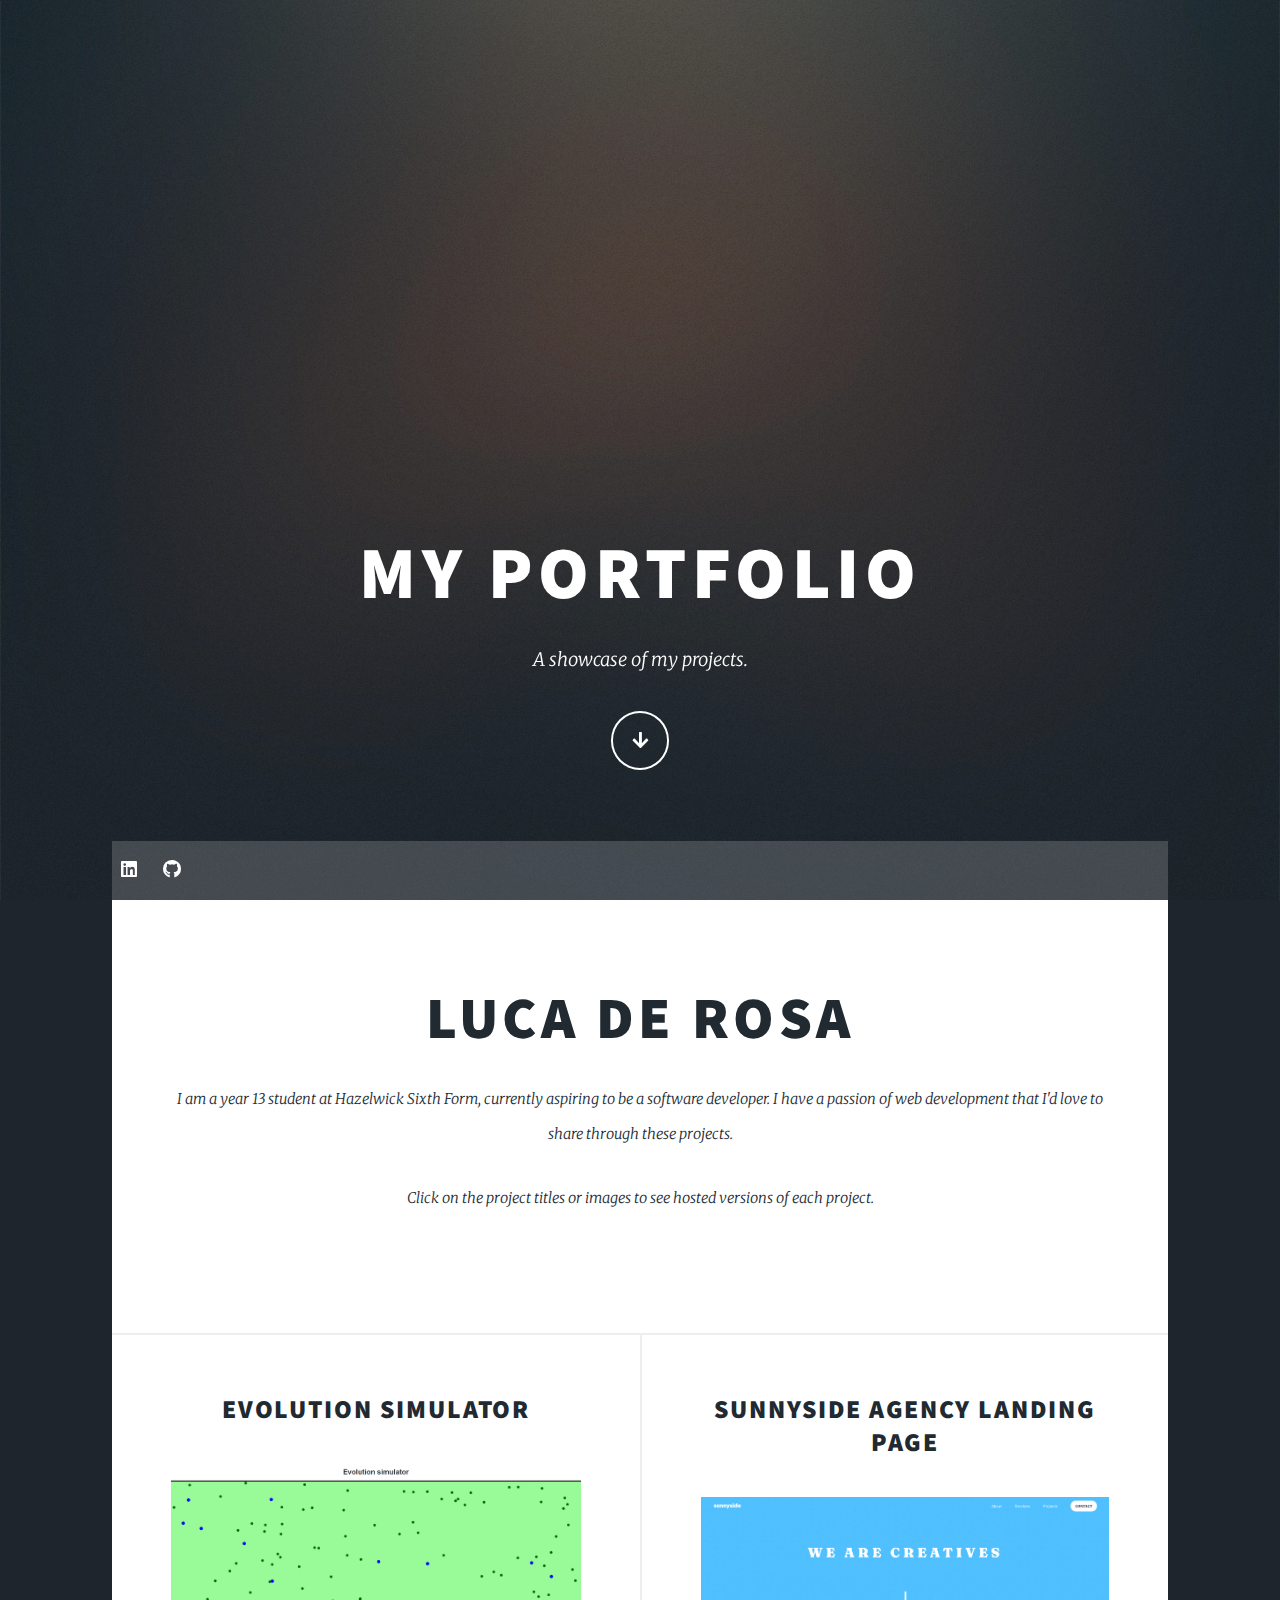
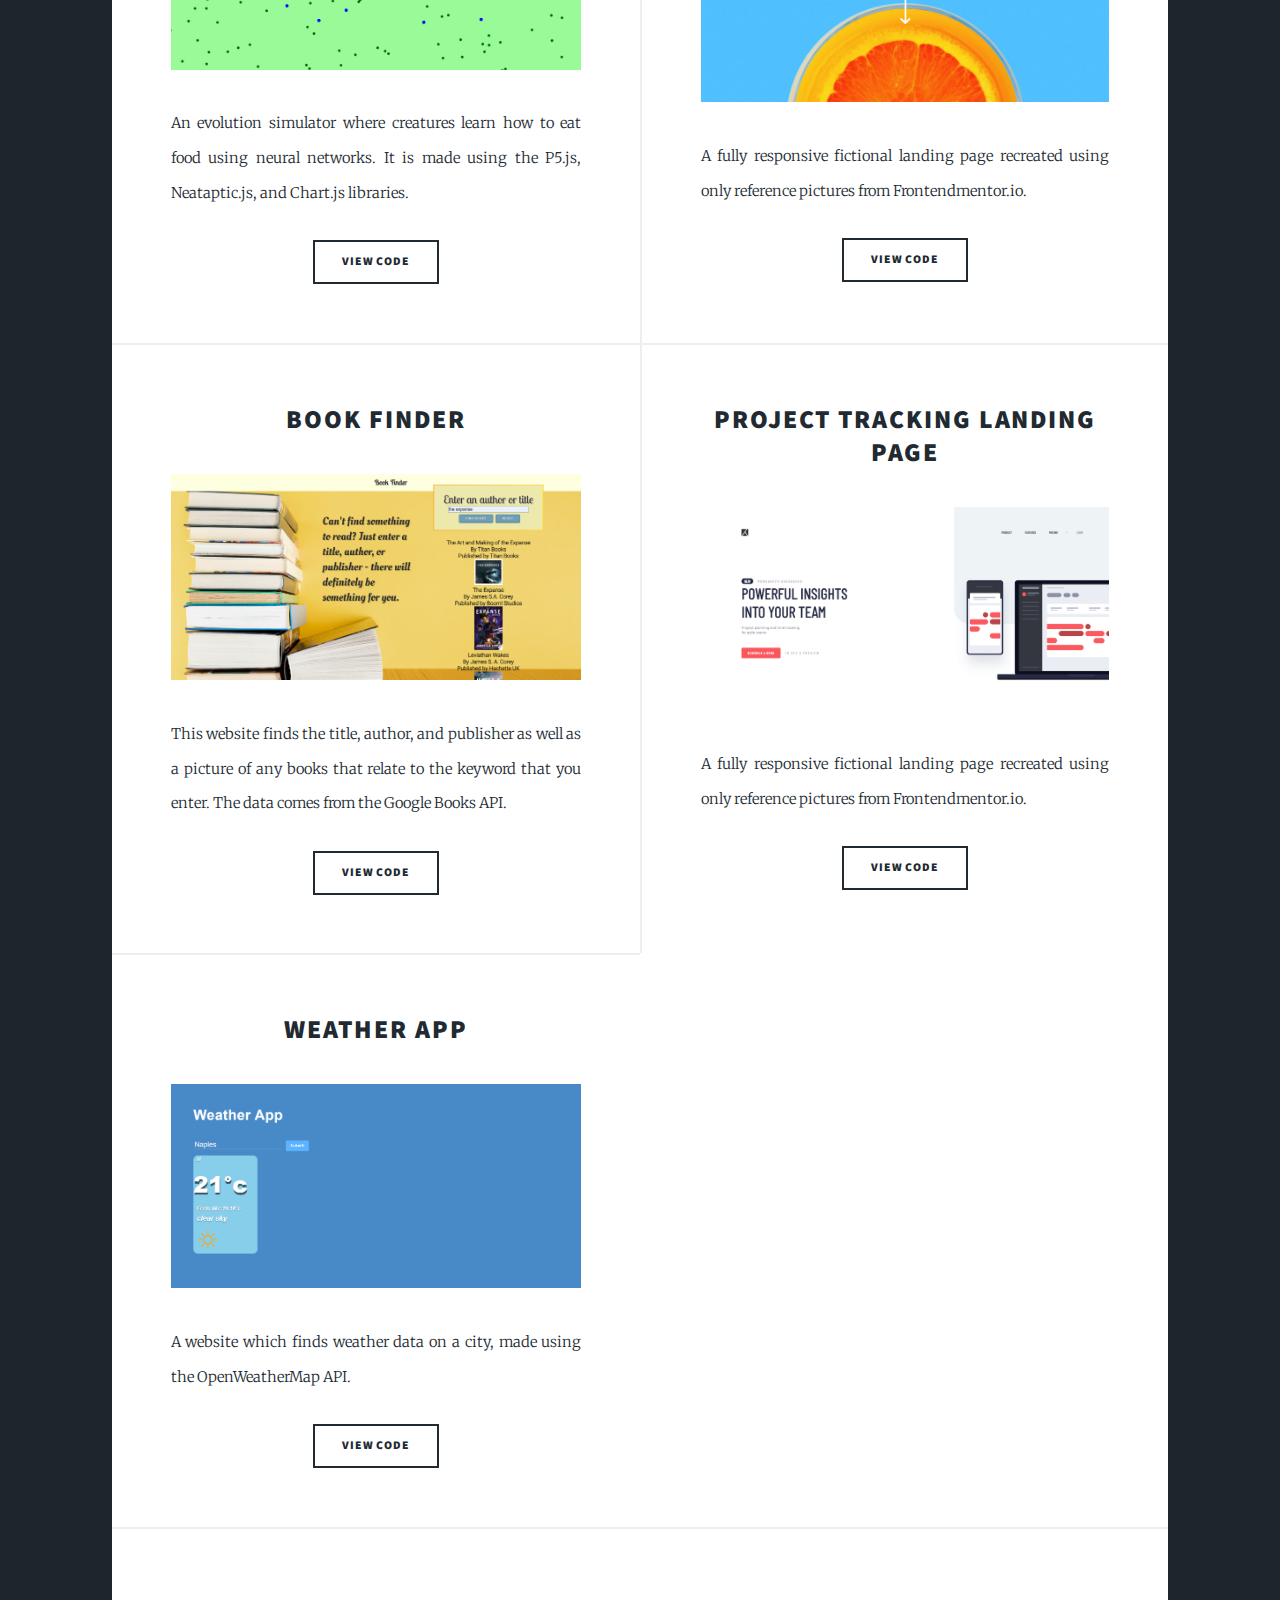
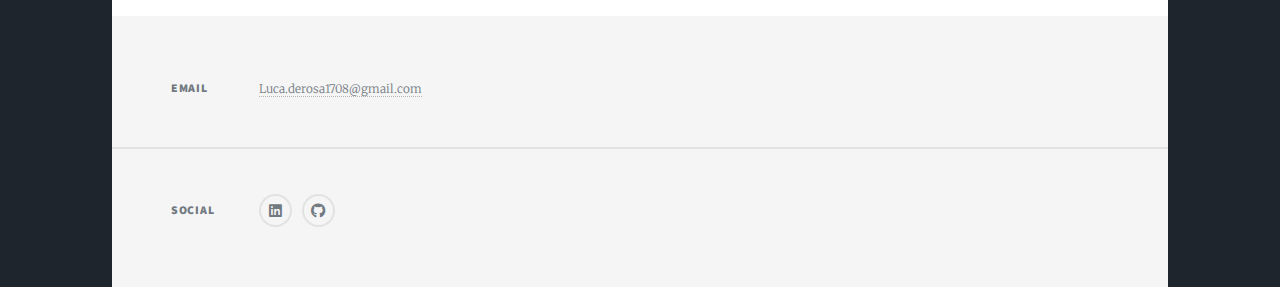
<file: index.html>
<!DOCTYPE HTML>
<!--
	Massively by HTML5 UP
	html5up.net | @ajlkn
	Free for personal and commercial use under the CCA 3.0 license (html5up.net/license)
-->
<html>
	<head>
		<title>Project Portfolio</title>
		<meta charset="utf-8" />
		<meta name="viewport" content="width=device-width, initial-scale=1, user-scalable=no"/>
		<link rel="stylesheet" href="assets/css/main.css" />
		<noscript><link rel="stylesheet" href="assets/css/noscript.css" /></noscript>
	</head>
	<body class="is-preload">

		<!-- Wrapper -->
			<div id="wrapper" class="fade-in">

				<!-- Intro -->
					<div id="intro">
						<h1>My Portfolio</h1>
						<p>A showcase of my projects.</p>
						<ul class="actions">
							<li><a href="#header" class="button icon solid solo fa-arrow-down scrolly">Continue</a></li>
						</ul>
					</div>

				<!-- Header -->
					<header id="header"></header>
				<!-- Header -->


				

				<!-- Nav -->
					<nav id="nav">
						
						<ul class="icons">
							<li><a href="https://www.linkedin.com/in/luca-de-rosa-4002441b1/" target="_blank" class="icon brands fa-linkedin"><span class="label">LinkedIn</span></a></li>
							<li><a href="https://github.com/LJDR17" target="_blank" class="icon brands fa-github"><span class="label">GitHub</span></a></li>
						</ul>
					</nav>

				<!-- Main -->
					<div id="main">

						<!-- Featured Post -->
							<article class="post featured">
								<header class="major">
							
									<h2>Luca De Rosa</h2>
									<p>I am a year 13 student at Hazelwick Sixth Form, currently aspiring to be a software developer. I have a passion of web development that I'd love to share through these projects.</p>
									<p>Click on the project titles or images to see hosted versions of each project.</p>
								</header>
								
								
							</article>

						<!-- Posts -->
							<section class="posts">
								<article>
									<header>
										
										<h2><a href="/Projects/Evolution-simulator-master/HTML%20project.html" target="_blank">Evolution Simulator<br /></a></h2>
									</header>
									<a href="/Projects/Evolution-simulator-master/HTML%20project.html" target="_blank" class="image fit"><img src="images/Evolution-simulator.PNG" alt="" /></a>
									<p>An evolution simulator where creatures learn how to eat food using neural networks. It is made using the P5.js, Neataptic.js, and Chart.js libraries.</p>
									<ul class="actions special">
										<li><a href="https://github.com/LJDR17/Evolution-simulator" target="_blank" class="button">View code</a></li>
									</ul>
								</article>
								<article>
									<header>
										
										<h2><a href="/Projects/Sunnyside%20agency%20landing%20page/index.html" target="_blank">Sunnyside agency landing page<br /></a></h2>
									</header>
									<a href="/Projects/Sunnyside%20agency%20landing%20page/index.html" target="_blank" class="image fit"><img src="images/sunnyside.PNG" alt="" /></a>
									<p>A fully responsive fictional landing page recreated using only reference pictures from Frontendmentor.io.</p>
									<ul class="actions special">
										<li><a href="https://github.com/LJDR17/Sunnyside-agency-landing-page" target="_blank" class="button">View code</a></li>
									</ul>
								</article>
								<article>
									<header>
										
										<h2><a href="/Projects/Book%20Finder/index.html" target="_blank">Book Finder<br /></a></h2>
									</header>
									<a href="/Projects/Book%20Finder/index.html" target="_blank" class="image fit"><img src="images/BookFinder.PNG" alt="" /></a>
									<p>This website finds the title, author, and publisher as well as a picture of any books that relate to the keyword that you enter. The data comes from the Google Books API.</p>
									<ul class="actions special">
										<li><a href="https://github.com/LJDR17/JavaScript-programs/tree/master/Book%20finder" target="_blank" class="button">View code</a></li>
									</ul>
								</article>
								<article>
									<header>
										
										<h2><a href="/Projects/Project%20tracking%20intro%20component/index.html" target="_blank">Project tracking landing page<br /></a></h2>
									</header>
									<a href="/Projects/Project%20tracking%20intro%20component/index.html" target="_blank" class="image fit"><img src="images/Project.PNG" alt="" /></a>
									<p>A fully responsive fictional landing page recreated using only reference pictures from Frontendmentor.io.</p>
									<ul class="actions special">
										<li><a href="https://github.com/LJDR17/Project-tracking-intro-component" target="_blank" class="button">View code</a></li>
									</ul>
								</article>
								<article>
									<header>
										
										<h2><a href="/Projects/Weather%20app/index.html" target="_blank">Weather app<br /></a></h2>
									</header>
									<a href="/Projects/Weather%20app/index.html" target="_blank" class="image fit"><img src="images/weatherApp.PNG" alt="" /></a>
									<p>A website which finds weather data on a city, made using the OpenWeatherMap API.</p>
									<ul class="actions special">
										<li><a href="https://github.com/LJDR17/JavaScript-programs/tree/master/Weather%20app" target="_blank"class="button">View code</a></li>
									</ul>
								</article>
								
					
							</section>

						<!-- Footer -->
							<footer>
							</footer>

					</div>

				<!-- Footer -->
					<footer id="footer">
						
						<section class="split contact">
							
							<section>
								<h3>Email</h3>
								<p><a href="#">Luca.derosa1708@gmail.com</a></p>
							</section>
							<section>
								<h3>Social</h3>
								<ul class="icons alt">
									
									<li><a href="https://www.linkedin.com/in/luca-de-rosa-4002441b1/" target="_blank" class="icon brands alt fa-linkedin"><span class="label">LinkedIn</span></a></li>
									<li><a href="https://github.com/LJDR17" target="_blank" class="icon brands alt fa-github"><span class="label">GitHub</span></a></li>
								</ul>
							</section>
						</section>
					</footer>

				

			</div>

		<!-- Scripts -->
			<script src="assets/js/jquery.min.js"></script>
			<script src="assets/js/jquery.scrollex.min.js"></script>
			<script src="assets/js/jquery.scrolly.min.js"></script>
			<script src="assets/js/browser.min.js"></script>
			<script src="assets/js/breakpoints.min.js"></script>
			<script src="assets/js/util.js"></script>
			<script src="assets/js/main.js"></script>

	</body>
</html>
</file>
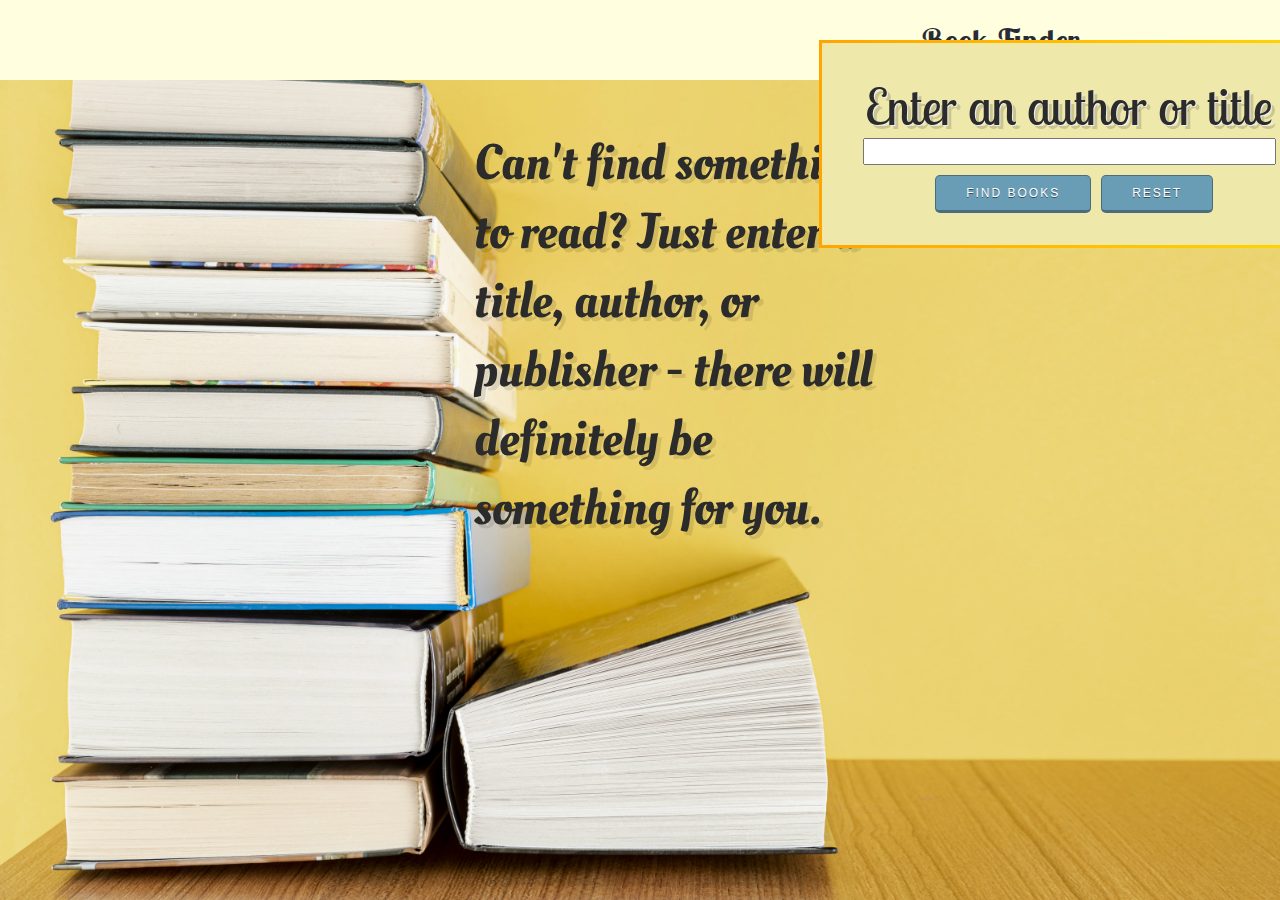
<file: Projects/Book Finder/index.html>
<!doctype html>

<html lang="en">
<head>
  <meta charset="utf-8">
  <title>Book finder</title>
  <link rel="stylesheet" href="styles.css">
  <link href='https://fonts.googleapis.com/css?family=Oleo+Script' rel='stylesheet' type='text/css'>
  <link href='https://fonts.googleapis.com/css?family=Berkshire+Swash' rel='stylesheet' type='text/css'>
  <link href='https://fonts.googleapis.com/css?family=Lobster+Two' rel='stylesheet' type='text/css'>
  <link href="https://fonts.googleapis.com/css2?family=Roboto:wght@300&display=swap" rel="stylesheet">
</head>

<body>
    <header>
        <h1>Book Finder</h1>
    </header>

    <div style="display:inline-flex;">
        <div style="width: 50%;">
            <p id="message">Can't find something to read? Just enter a title, author, or publisher - there will definitely be something for you.</p>
        </div>
        <div style="width: 50%;">
            <form name="search"> 
            <div id="box">
                <div class="module-border-wrap"><div class="module">
                    <p id="title" class="text">Enter an author or title</p><input id="input" class="text" type="text" name="input" size="32"><br>
                    <div id="button" name="button" class="btn btn-blue" onclick="main()">Find books</div><div id="button" name="button" class="btn btn-blue" onclick=window.location.reload();>Reset</div>
                </div></div></div>
            </form>
        </div>
    </div>
    
    <div id="books"></div>

<script src="scripts.js"></script>
<script src="https://ajax.googleapis.com/ajax/libs/jquery/3.2.1/jquery.min.js"></script>
</body>
</html>
</file>
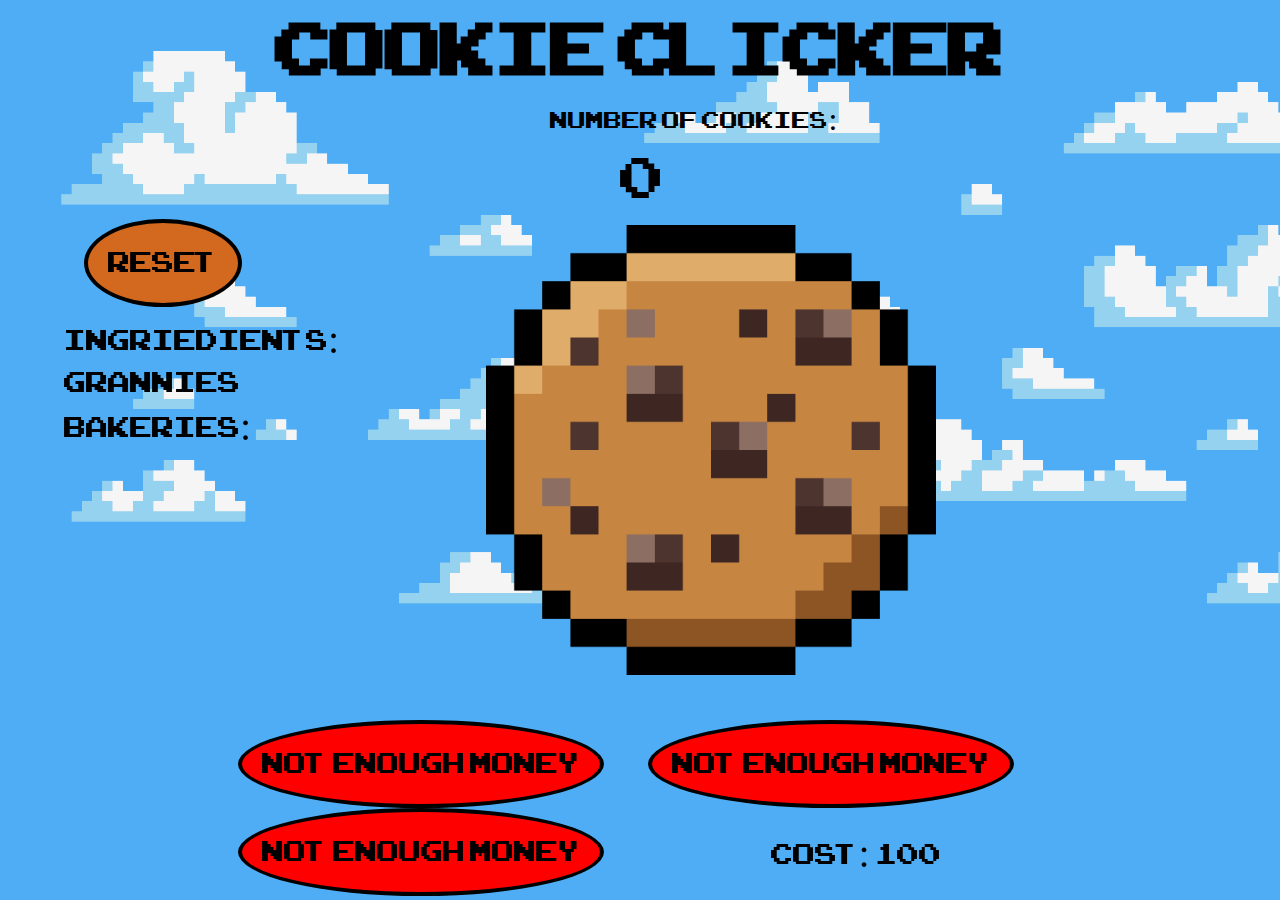
<file: Projects/Cookie Clicker/index.html>
<!DOCTYPE html>
<head>
	<meta charset="utf-8">
	<title>Cookie Clicker</title>
    <link rel="stylesheet" href="styles.css">
    <script src="scripts.js"></script>
</head>

<body>
<header>
    <h1>Cookie Clicker</h1>
</header>


<p id="numcooks">Number of cookies: </p>
<p id="number">0</p>
<img id="Cookie" src= Files/Cookie.png alt="Cookie" style="width:450px;height:450px;" onclick="clickme()">

<div id="reset" onclick="reset()">reset</div>


<div class="statistics">
    <div class="statistic" id="numings">
        <p>Ingriedients: </p>
    </div>
    <div class="statistic" id="numgrans">
        <p>Grannies</p>
    </div>
    <div class="statistic" id="numbaks">
        <p>Bakeries: </p>
</div>

<div class="prices">
    <div class="price" id="priceing">
        <p>cost: 30</p>
    </div>
    <div class="price" id="pricegran">
        <p>cost: 100</p>
    </div>
    <div class="price" id="pricebak">
        <p>cost: 500</p>
</div>


<div class="buttons">
    <div class="button" id="ingriedient" onclick="ingriedient()">
        <p>Not enough money</p>
    </div>
    <div class="button" id="granny" onclick="granny()">
        <p>Not enough money</p>
    </div>
    <div class="button" id="bakery" onclick="bakery()">
        <p>Not enough money</p>
    </div>
</div>
</body>
</html>
</file>
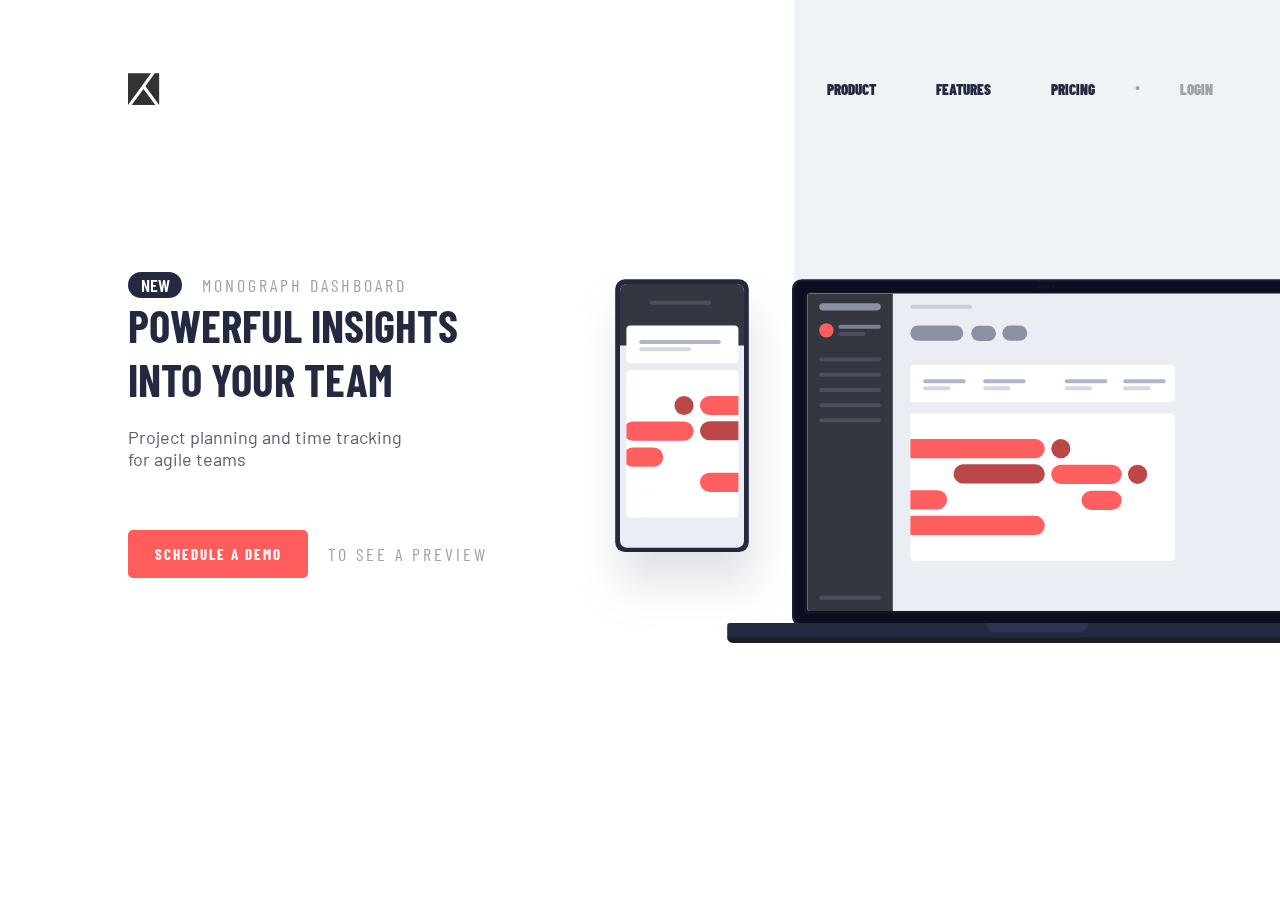
<file: Projects/Project tracking intro component/index.html>
<head>
    <meta charset="UTF-8">
     <meta http-equiv="X-UA-Compatible" content="IE=edge">
     <meta name="viewport" content="width=device-width, initial-scale=1.0">
     <link href="https://fonts.googleapis.com/css2?family=Barlow+Condensed&display=swap" rel="stylesheet">
     <link href="https://fonts.googleapis.com/css2?family=Barlow&display=swap" rel="stylesheet">
     <link rel="stylesheet" href="style.css">
     <title>Project tracking intro component</title> 
 </head>

 <body>

    <div class="background"></div>
    
    <div class="navbar">
        <div class="navbar-container">
            <div class="logo-container"><img class="logo" src="images/logo.svg" alt=""></div>
            <div class="menu-container">
                <ul class="menu-list">
                    <li class="menu-list-item">PRODUCT</li>
                    <li class="menu-list-item">FEATURES</li>
                    <li class="menu-list-item">PRICING</li>
                    <span id="dot">&#8226;</span>
                    <li class="menu-list-item" id="login">LOGIN</li>
                </ul>
            </div>
        </div>
    </div>

    <div class="grid">
        <div class="grid-item" id="first">
            <div class="grid-item-content-1">
                <div class="label-flex">
                    <div class="label-new">NEW</div>
                    <div class="label-monograph">MONOGRAPH DASHBOARD</div>
                </div>

                <div class="grid-item-title">POWERFUL INSIGHTS INTO YOUR TEAM</div>
                <div class="grid-item-text">Project planning and time tracking for agile teams</div>

                <div class="button-flex">
                    <div class="grid-item-button">SCHEDULE A DEMO</div>
                    <div class="grid-item-button-text">TO SEE A PREVIEW</div>
                </div>
               
            </div>
        </div>

        <div class="grid-item" id="second">
            <div class="grid-item-content-2">
                <img class="grid-item-image" src="images/illustration-devices.svg" alt="devices">
            </div>    
        </div>
    </div>

</body>
</file>
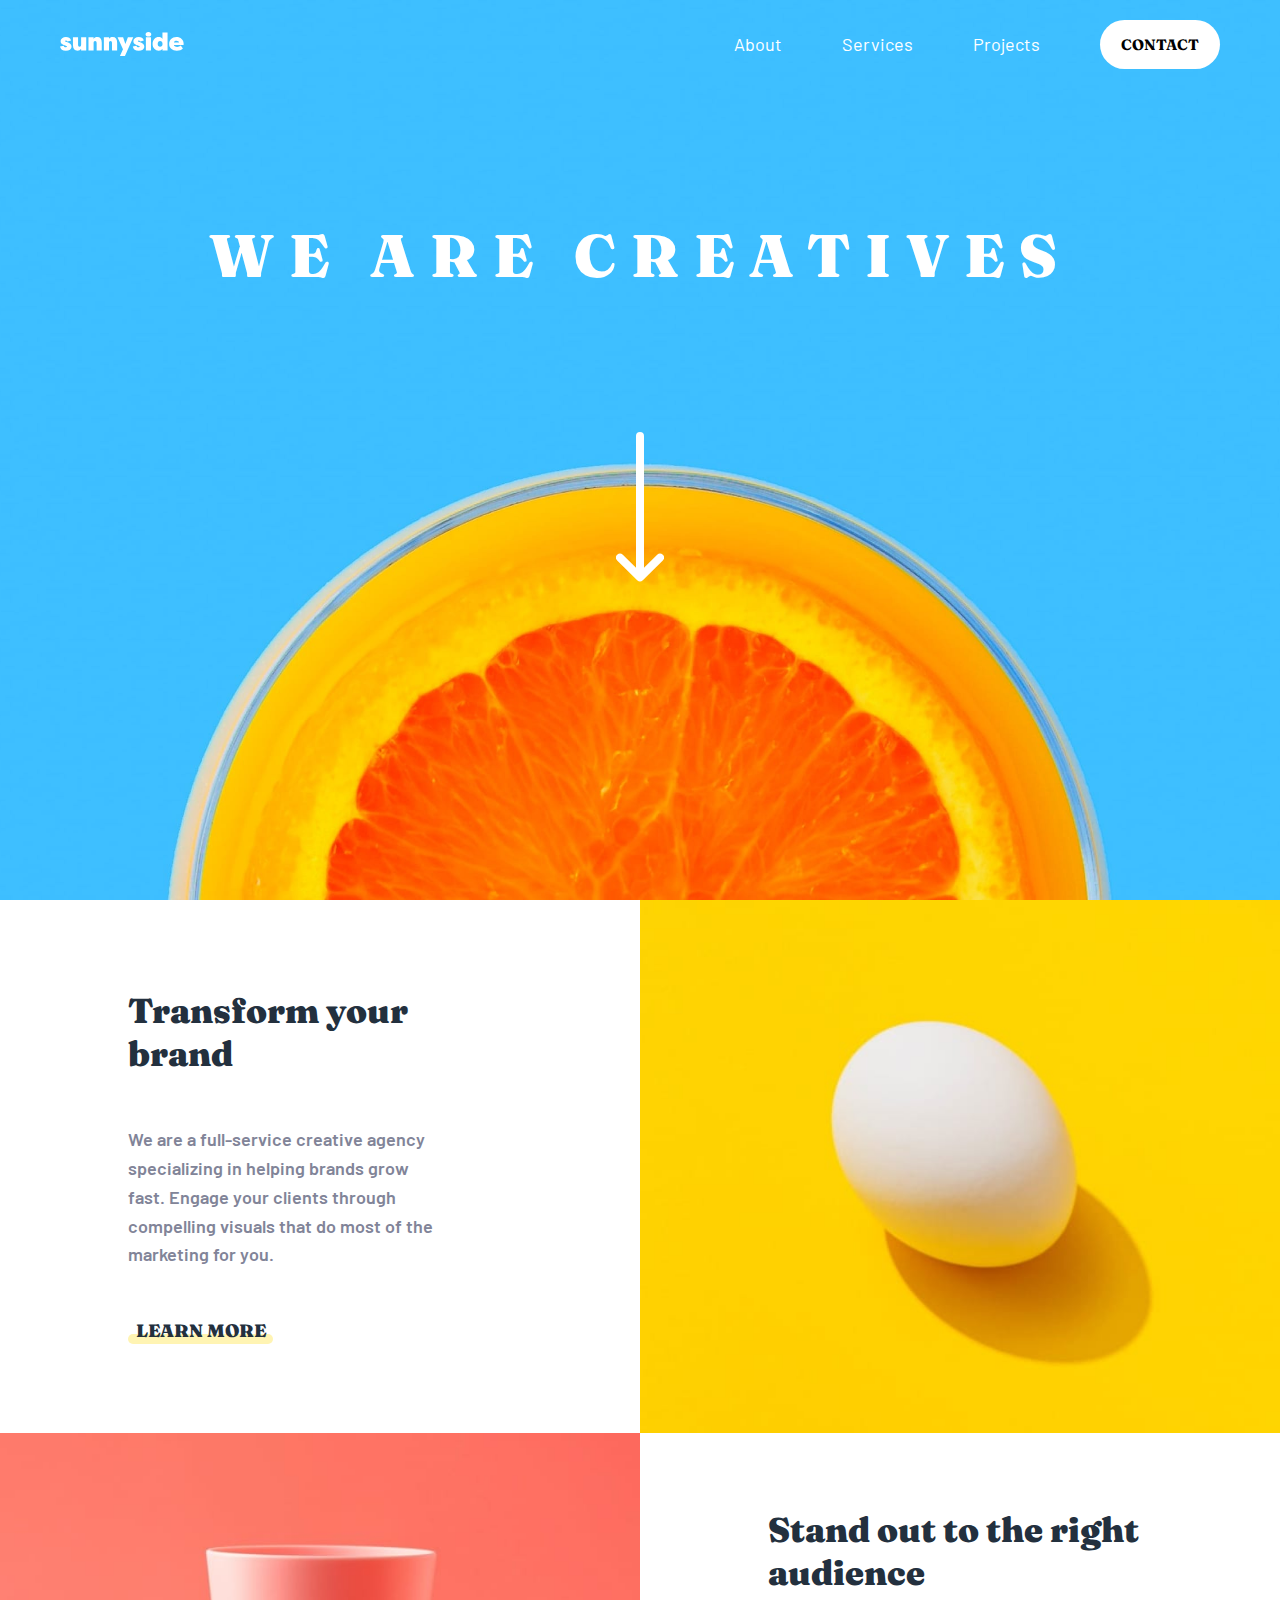
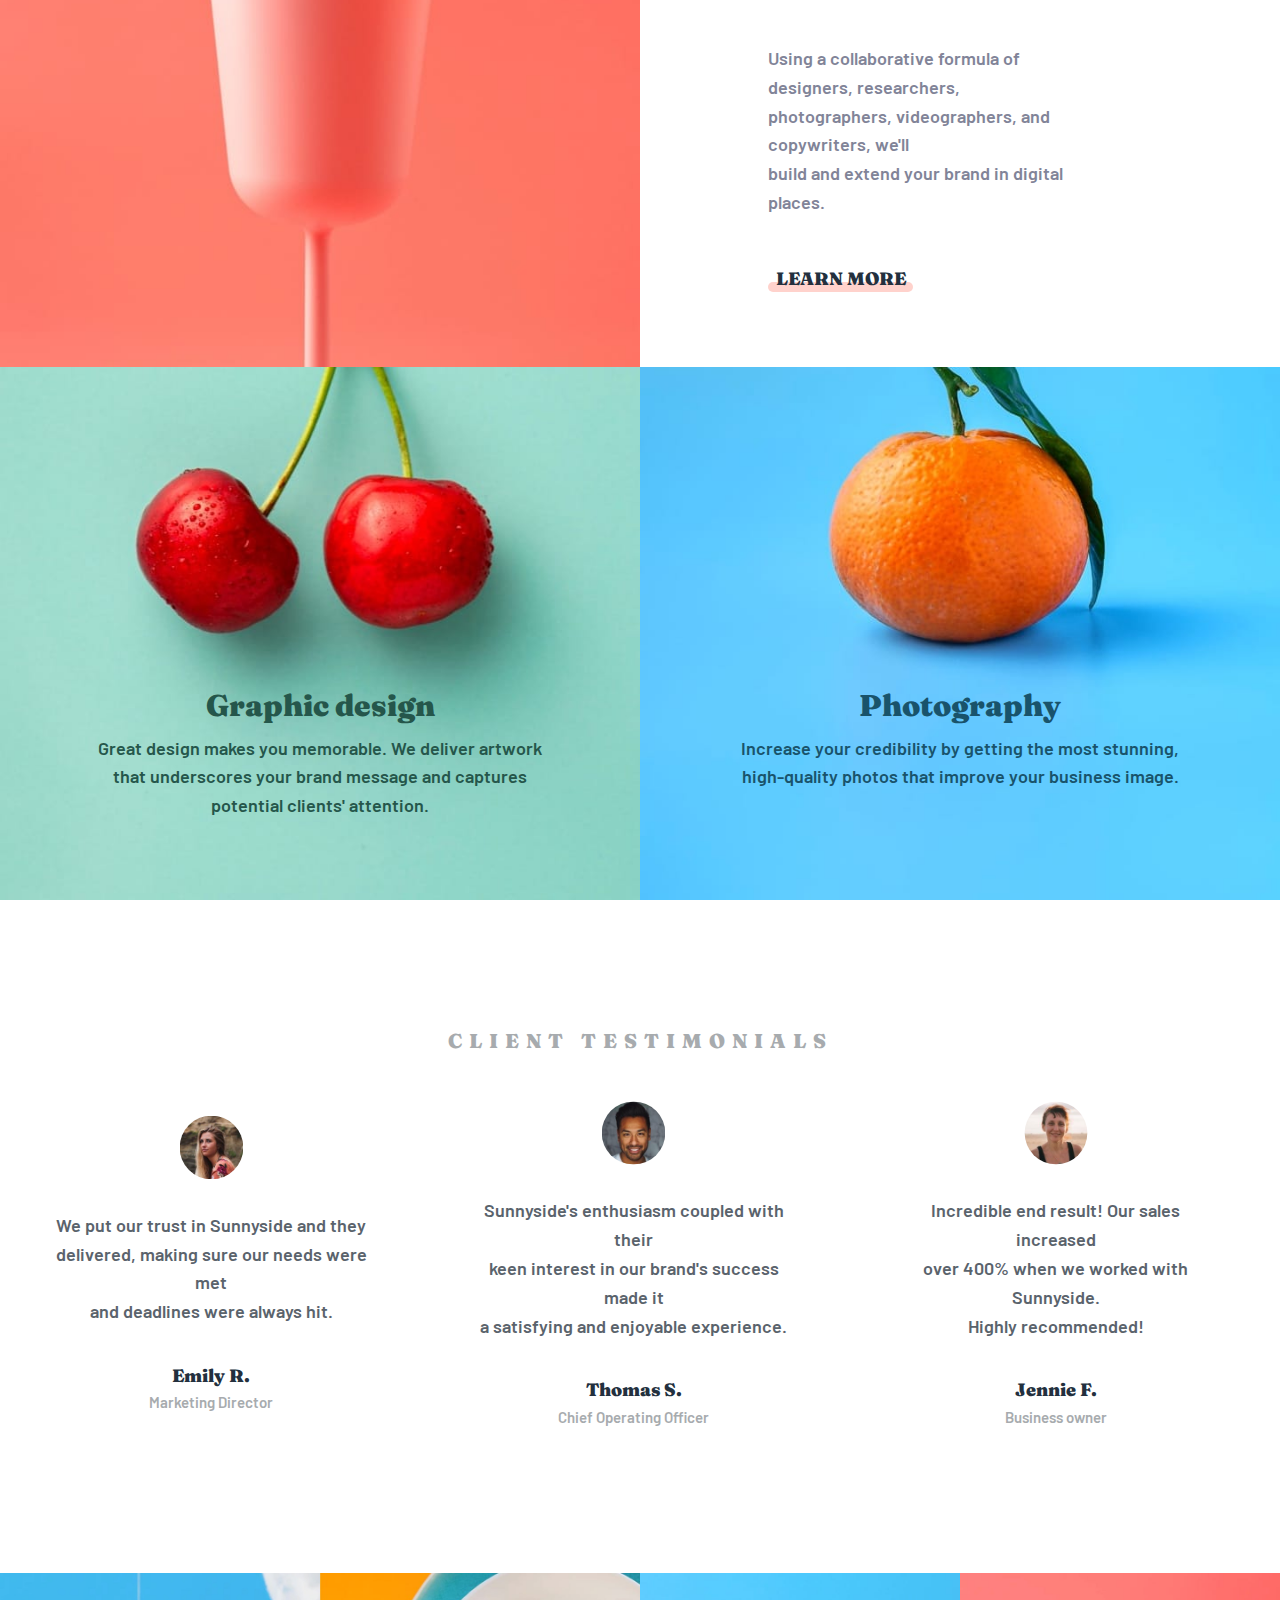
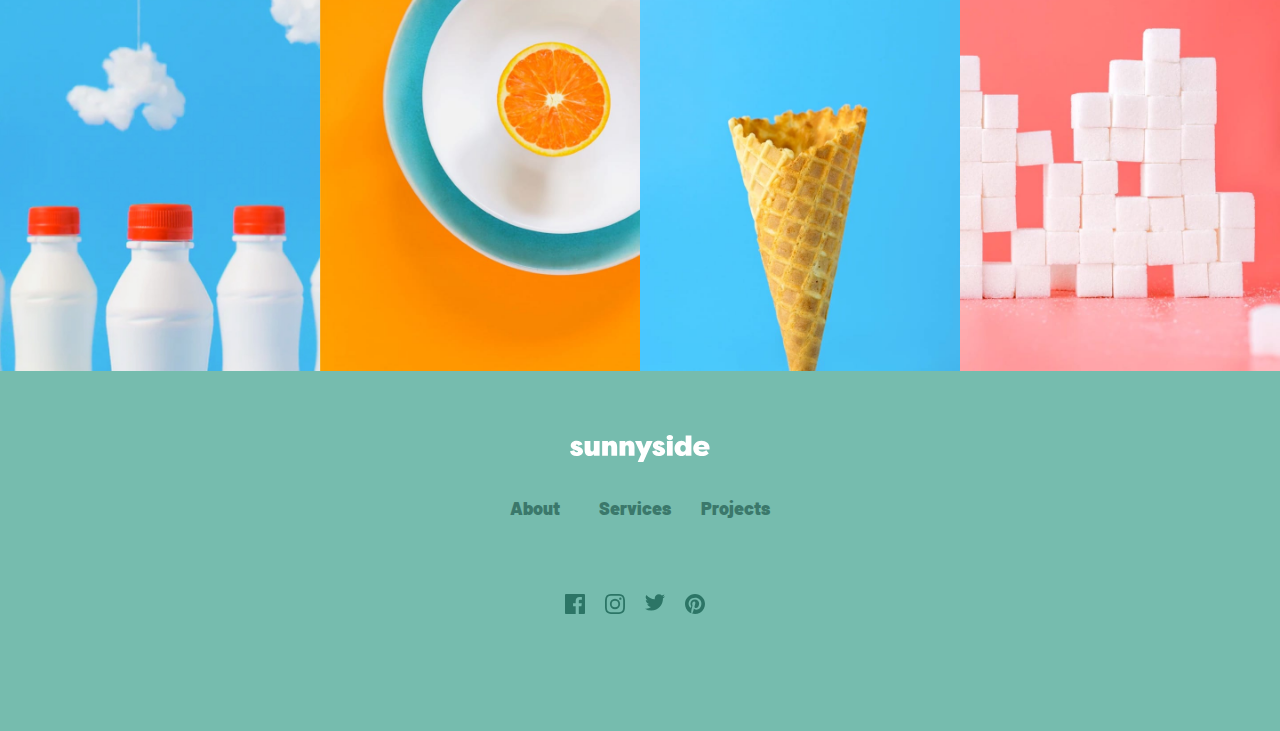
<file: Projects/Sunnyside agency landing page/index.html>
<html>
<head>
   <meta charset="UTF-8">
    <meta http-equiv="X-UA-Compatible" content="IE=edge">
    <meta name="viewport" content="width=device-width, initial-scale=1.0">
    <link href="https://fonts.googleapis.com/css2?family=Barlow&display=swap" rel="stylesheet">
    <link href="https://fonts.googleapis.com/css2?family=Fraunces:wght@700;900&display=swap" rel="stylesheet">
    <link rel="stylesheet" href="style.css">
    <title>Sunnyside agency</title> 
</head>

<body>
    <div class="home">
        <img class="home-image">
        <div class="navbar">
            <div class="navbar-container">
                <div class="logo-container"><img class="logo" src="images/logo.svg" alt=""></div>
                <div class="menu-container">
                    <ul class="menu-list">
                        <li class="menu-list-item">About</li>
                        <li class="menu-list-item">Services</li>
                        <li class="menu-list-item">Projects</li>
                        <li class="menu-list-item" id="contact">CONTACT</li>
                    </ul>
                </div>
            </div>
        </div>
    
        <div class="misc-items">
            <div class="content"></div>
                <p class="title">WE ARE CREATIVES</p>
                <img class="arrow" src="images/icon-arrow-down.svg" alt="">
            </div>
        </div>
    </div>
    

    <div class="grid">

        <div class="grid-item" id="first">
            <div class="grid-item-content">
                <div class="grid-item-title">Transform your brand</div>
                <div class="grid-item-text">We are a full-service creative agency specializing in helping brands grow fast. Engage your clients through compelling visuals that do most
                of the marketing for you.</div>
                <div class="grid-item-button" id="button-1"><span>LEARN MORE</span></div>
            </div>
        </div>

        <div class="grid-item" id="second">
            <img class="grid-item-image" src="images/desktop/image-transform.jpg" alt="">
        </div>

        <div class="grid-item" id="third">
                <img class="grid-item-image" src="images/desktop/image-stand-out.jpg" alt="">
        </div>

        <div class="grid-item" id="fourth">
            <div class="grid-item-content">
                <div class="grid-item-title">Stand out to the right audience </div>
                <div class="grid-item-text">Using a collaborative formula of designers, researchers, photographers, videographers, and copywriters, we'll <br> build and extend your
                    brand in digital places.</div>
                <div class="grid-item-button" id="button-2"><span>LEARN MORE</span></div>
            </div>
        </div>

        <div class="grid-item" id="fifth"> 
            <picture>
                <source srcset="images/desktop/image-graphic-design.jpg" media="(min-width: 550px)" />
                <source srcset="images/mobile/image-graphic-design.jpg" />
                <img class="grid-item-image" src="images/desktop/image-graphic-design.jpg" alt="">
            </picture>
            <div class="image-content">
                <div class="last-grid-item-title" id="image-title-1">Graphic design</div>
                <div class="last-grid-item-text" id="image-text-1">Great design makes you memorable. We deliver artwork that underscores your brand message and captures potential clients' attention.</div>
            </div>
        </div>

        <div class="grid-item" id="sixth"> 
            <picture>
                <source srcset="images/desktop/image-photography.jpg" media="(min-width: 550px)" />
                <source srcset="images/mobile/image-photography.jpg" />
                <img class="grid-item-image" src="images/desktop/image-photography.jpg" alt="">
            </picture> 
            <div class="image-content">
                <div class="last-grid-item-title" id="image-title-2">Photography </div>
                <div class="last-grid-item-text" id="image-text-2">Increase your credibility by getting the most stunning, high-quality photos that improve your business image.</div>
            </div>
            
        </div>
    </div>

    <div class="client-grid-title">CLIENT TESTIMONIALS</div>
        <div class="client-grid">
            <div class="client-grid-item">
                <div class="client-grid-item-content">
                    <img class="client-grid-item-pic" src="images/image-emily.jpg">
                    <div class="client-grid-item-text">We put our trust in Sunnyside and they <br> delivered, making sure our needs were met <br> and deadlines were always hit.</div>
                    <div class="client-grid-item-name">Emily R.</div>
                    <div class="client-grid-item-label">Marketing Director</div>
                </div>
            </div>
            <div class="client-grid-item">
                <div class="client-grid-item-content">
                    <img class="client-grid-item-pic" src="images/image-thomas.jpg">
                    <div class="client-grid-item-text">Sunnyside's enthusiasm coupled with their <br> keen interest in our brand's success made it <br> a satisfying and enjoyable experience.</div>
                    <div class="client-grid-item-name">Thomas S.</div>
                    <div class="client-grid-item-label">Chief Operating Officer</div>
                </div>
            </div>
            <div class="client-grid-item">
                <div class="client-grid-item-content">
                    <img class="client-grid-item-pic" src="images/image-jennie.jpg">
                    <div class="client-grid-item-text">Incredible end result! Our sales increased <br> over 400% when we worked with Sunnyside. <br> Highly recommended!</div>
                    <div class="client-grid-item-name">Jennie F.</div>
                    <div class="client-grid-item-label">Business owner</div>
                </div>
            </div>
        </div>

        <div class="footer-grid">
            <div class="footer-grid-item">
                <div class="footer-grid-item-content">
                    <img class="footer-grid-item-pic" src="images/desktop/image-gallery-milkbottles.jpg">
                </div>
            </div>
            <div class="footer-grid-item">
                <div class="footer-grid-item-content">
                    <img class="footer-grid-item-pic" src="images/desktop/image-gallery-orange.jpg">
                </div>
            </div>
            <div class="footer-grid-item">
                <div class="footer-grid-item-content">
                    <img class="footer-grid-item-pic" src="images/desktop/image-gallery-cone.jpg">
                </div>
            </div>
            <div class="footer-grid-item">
                <div class="footer-grid-item-content">
                    <img class="footer-grid-item-pic" src="images/desktop/image-gallery-sugarcubes.jpg">
                </div>
            </div>
        </div>
    
        <div class="footer">
            <div class="footer-content">
                <div class="footer-title"><img class="footer-title-logo" src="images/logo.svg" alt=""></div>
                <div class="footer-info-container">
                    <div class="info">About</div>
                    <div class="info">Services</div>
                    <div class="info">Projects</div>
                </div>
                <div class="footer-social-container">
                    <div class="social"><img class="social-logo" src="images/icon-facebook.svg" alt=""></div>
                    <div class="social"><img class="social-logo" src="images/icon-instagram.svg" alt=""></div>
                    <div class="social"><img class="social-logo" src="images/icon-twitter.svg" alt=""></div>
                    <div class="social"><img class="social-logo" src="images/icon-pinterest.svg" alt=""></div>
                </div>
            </div>
        </div>

</body>
</html>
</file>
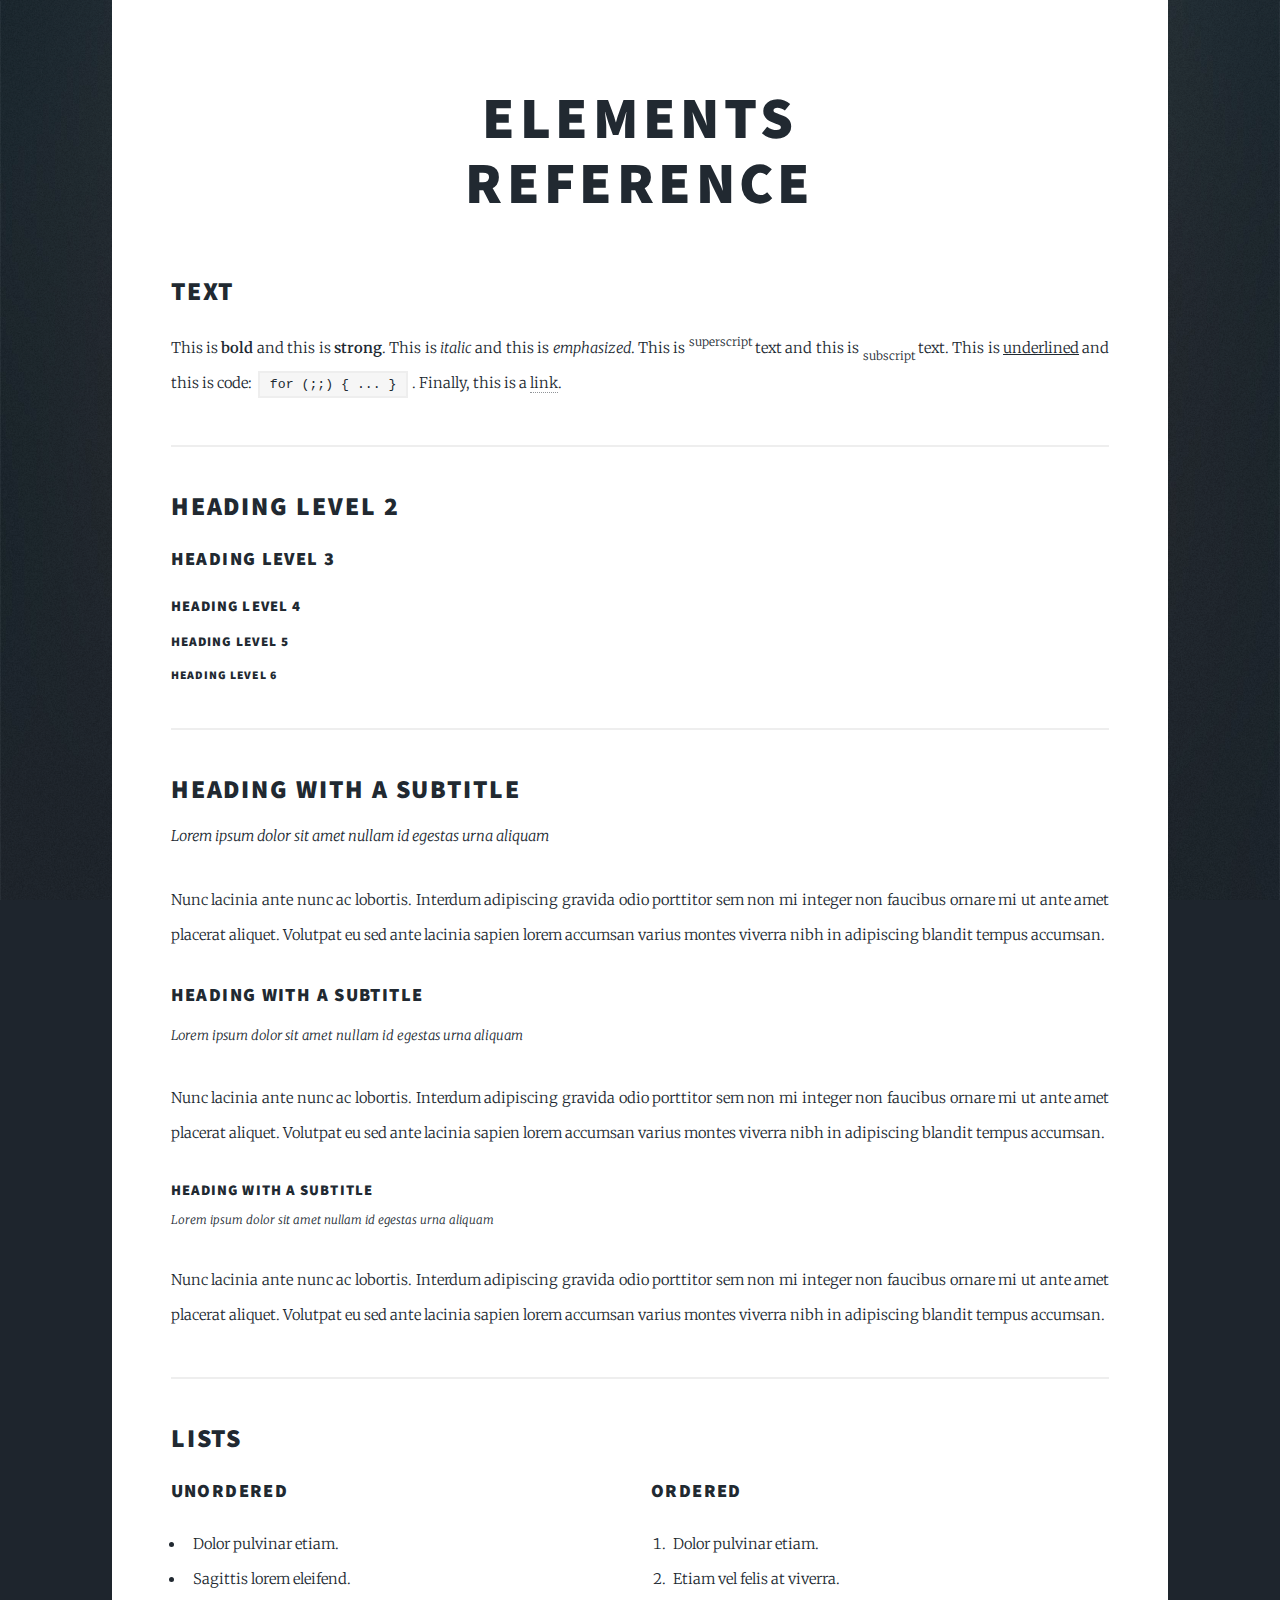
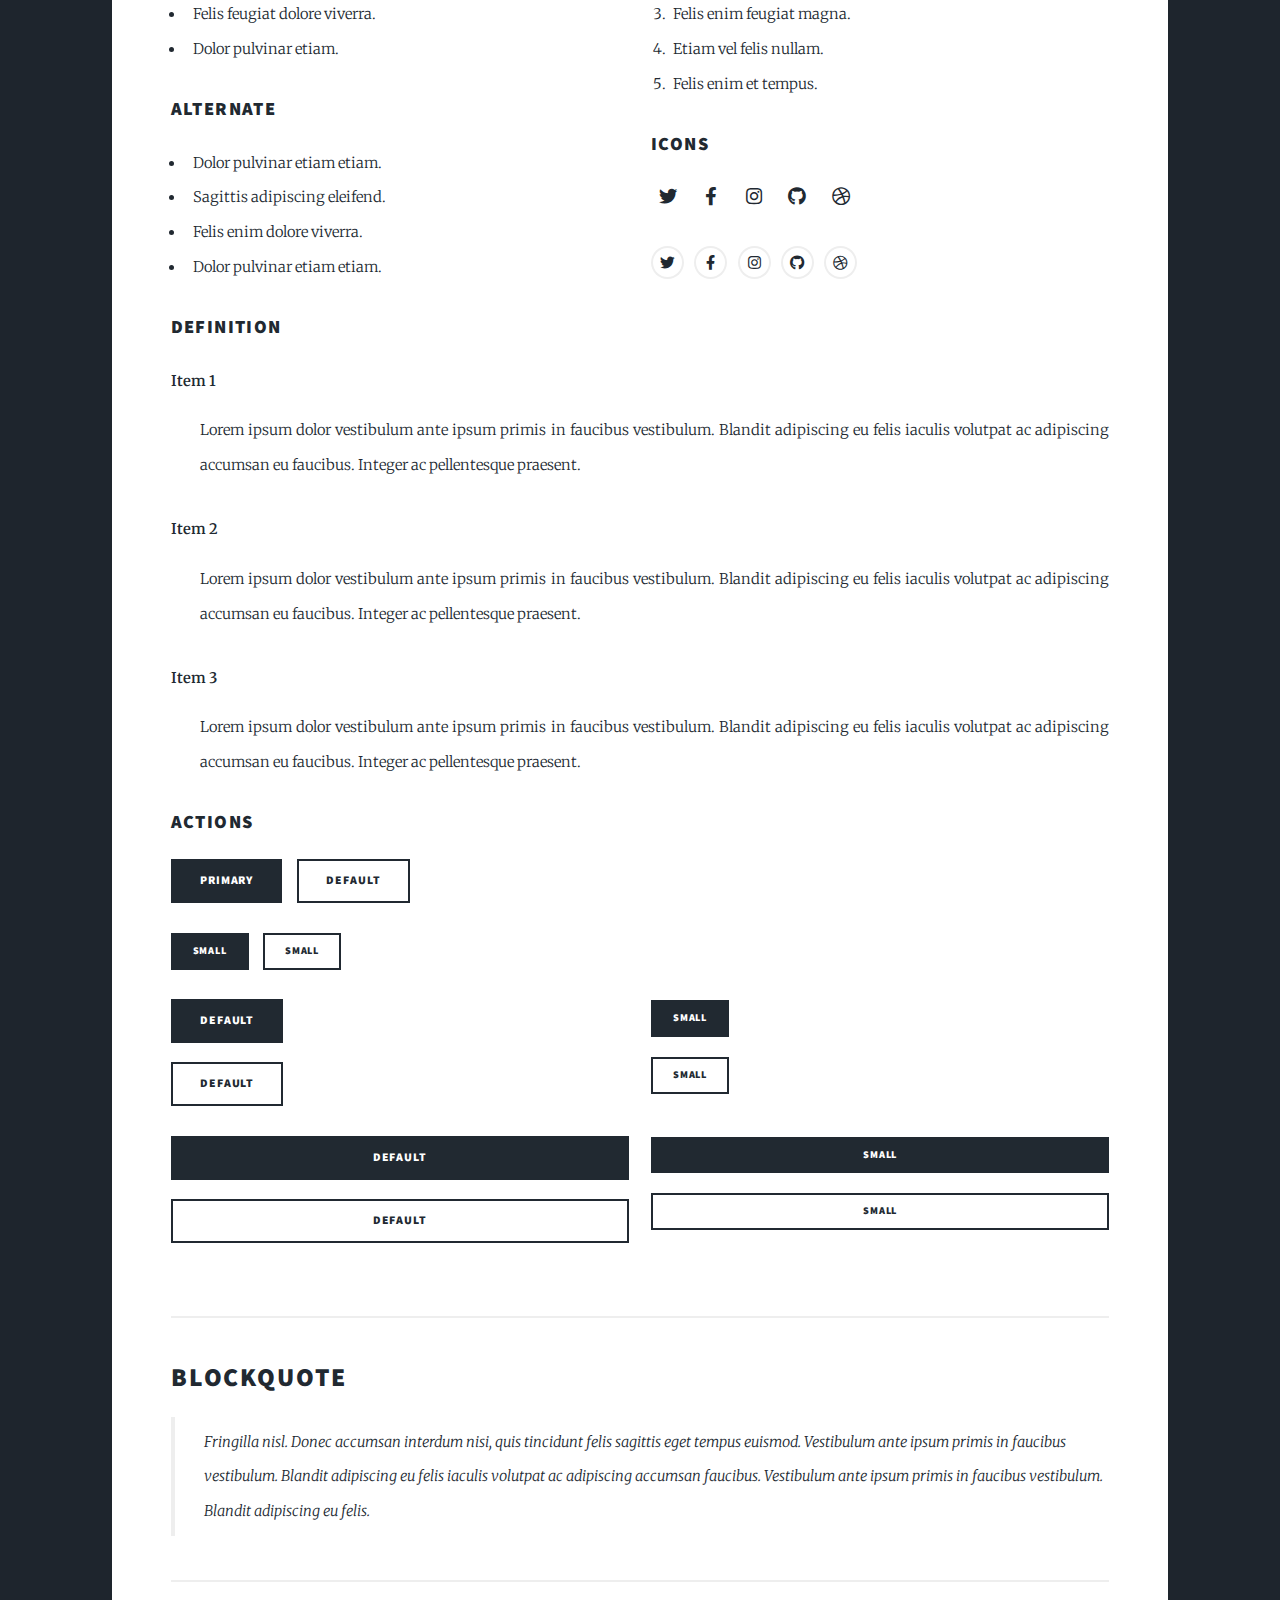
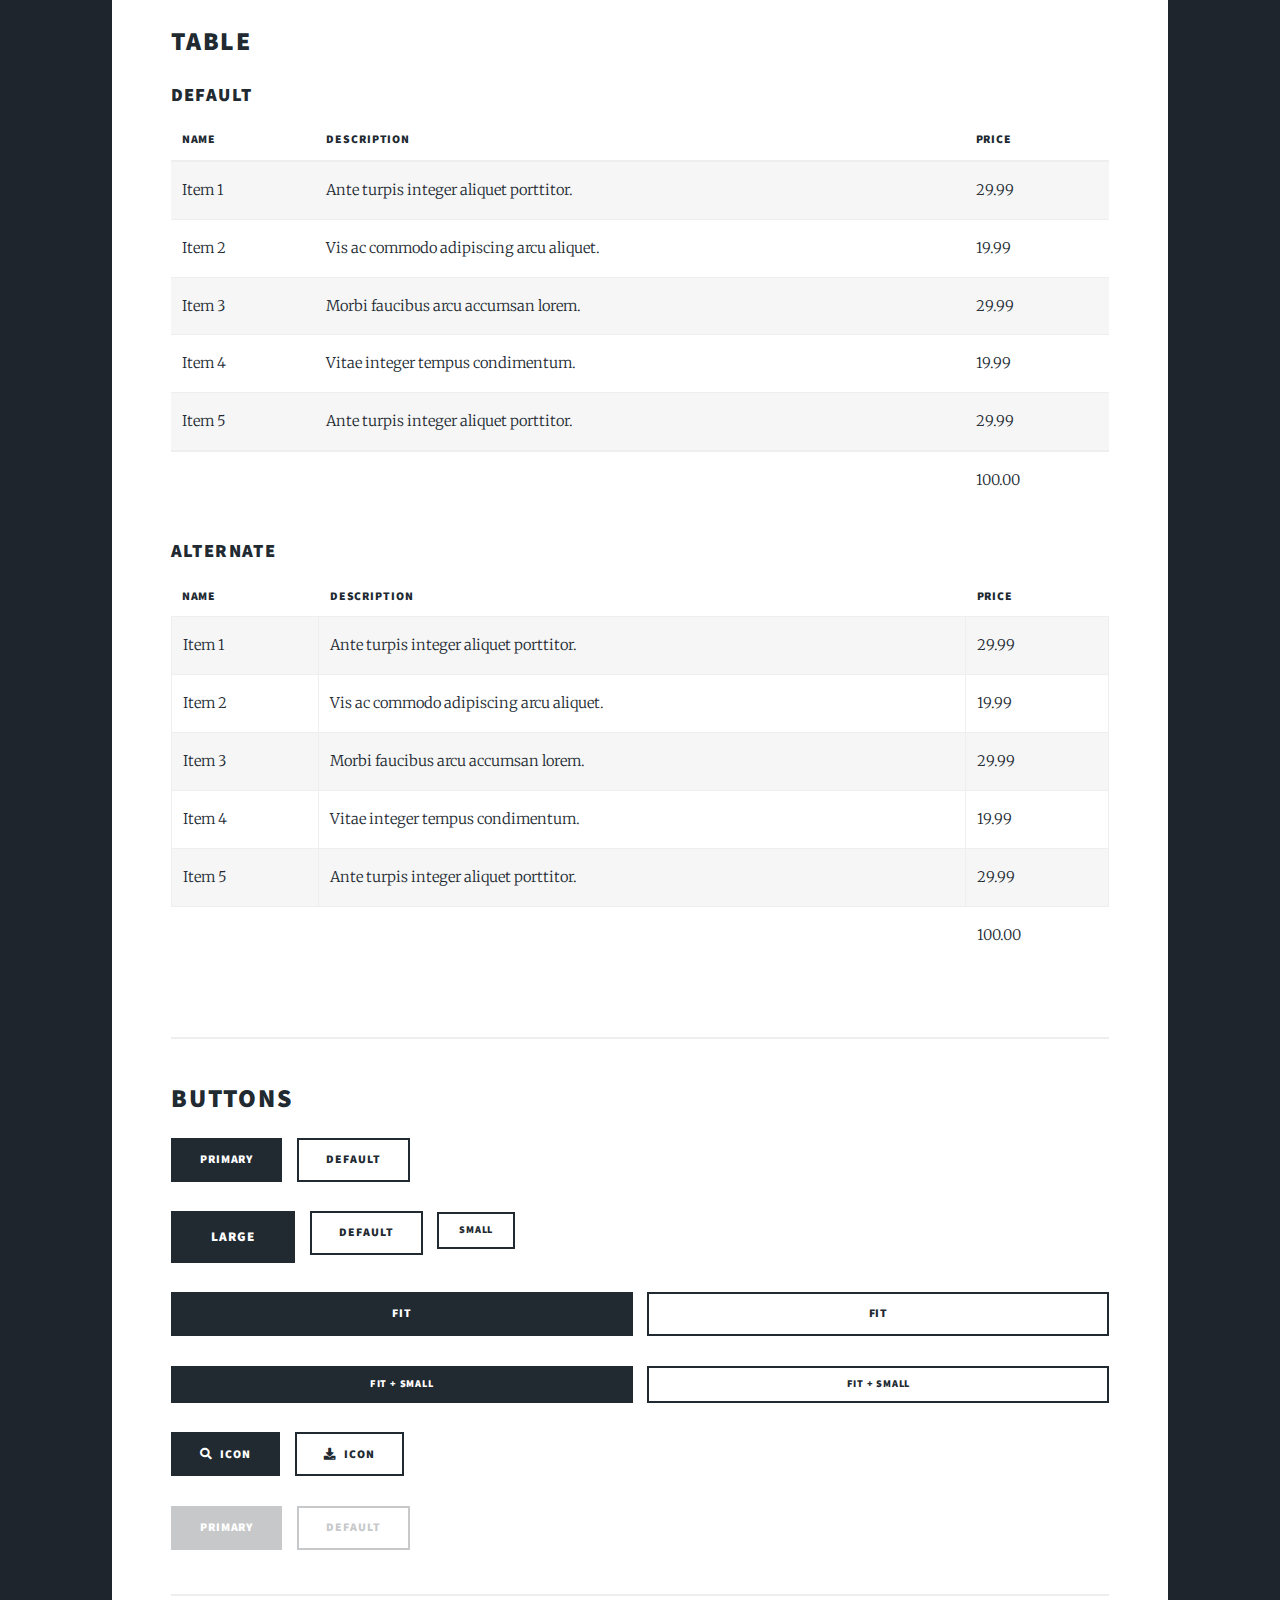
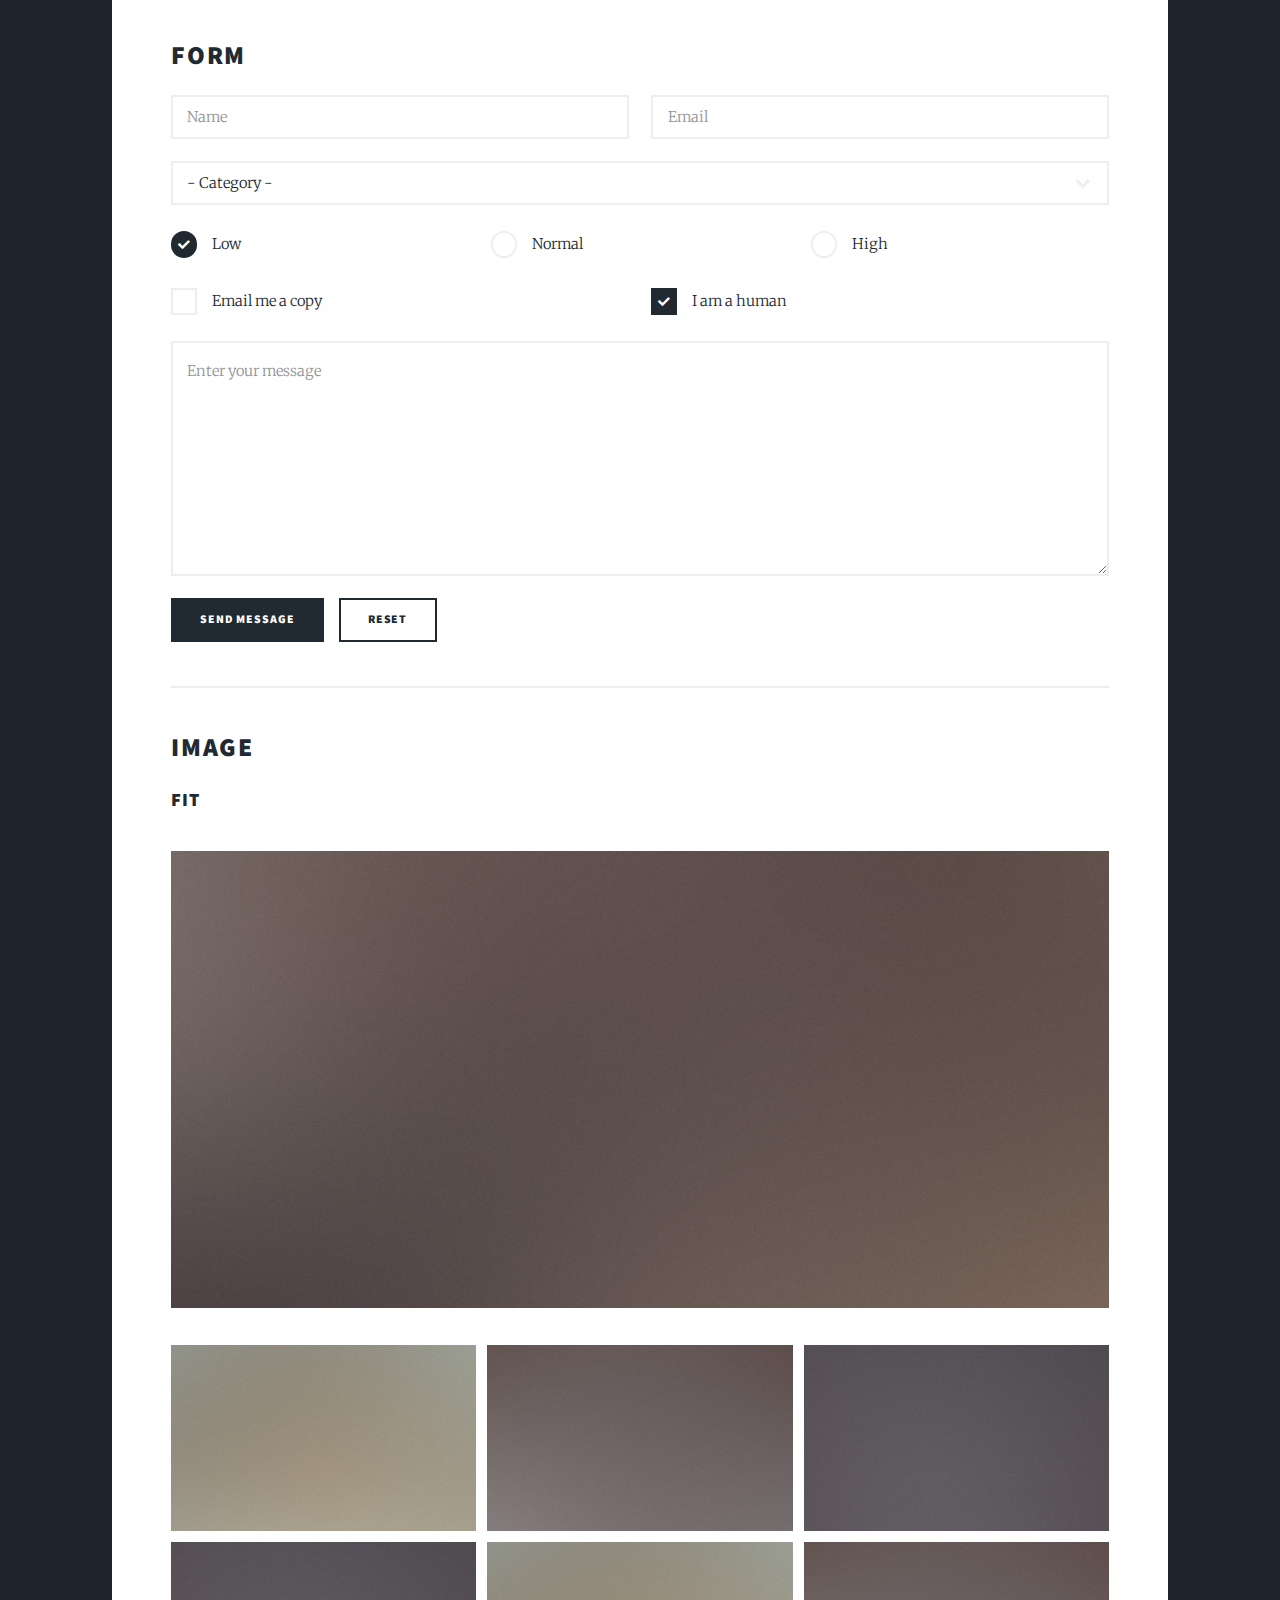
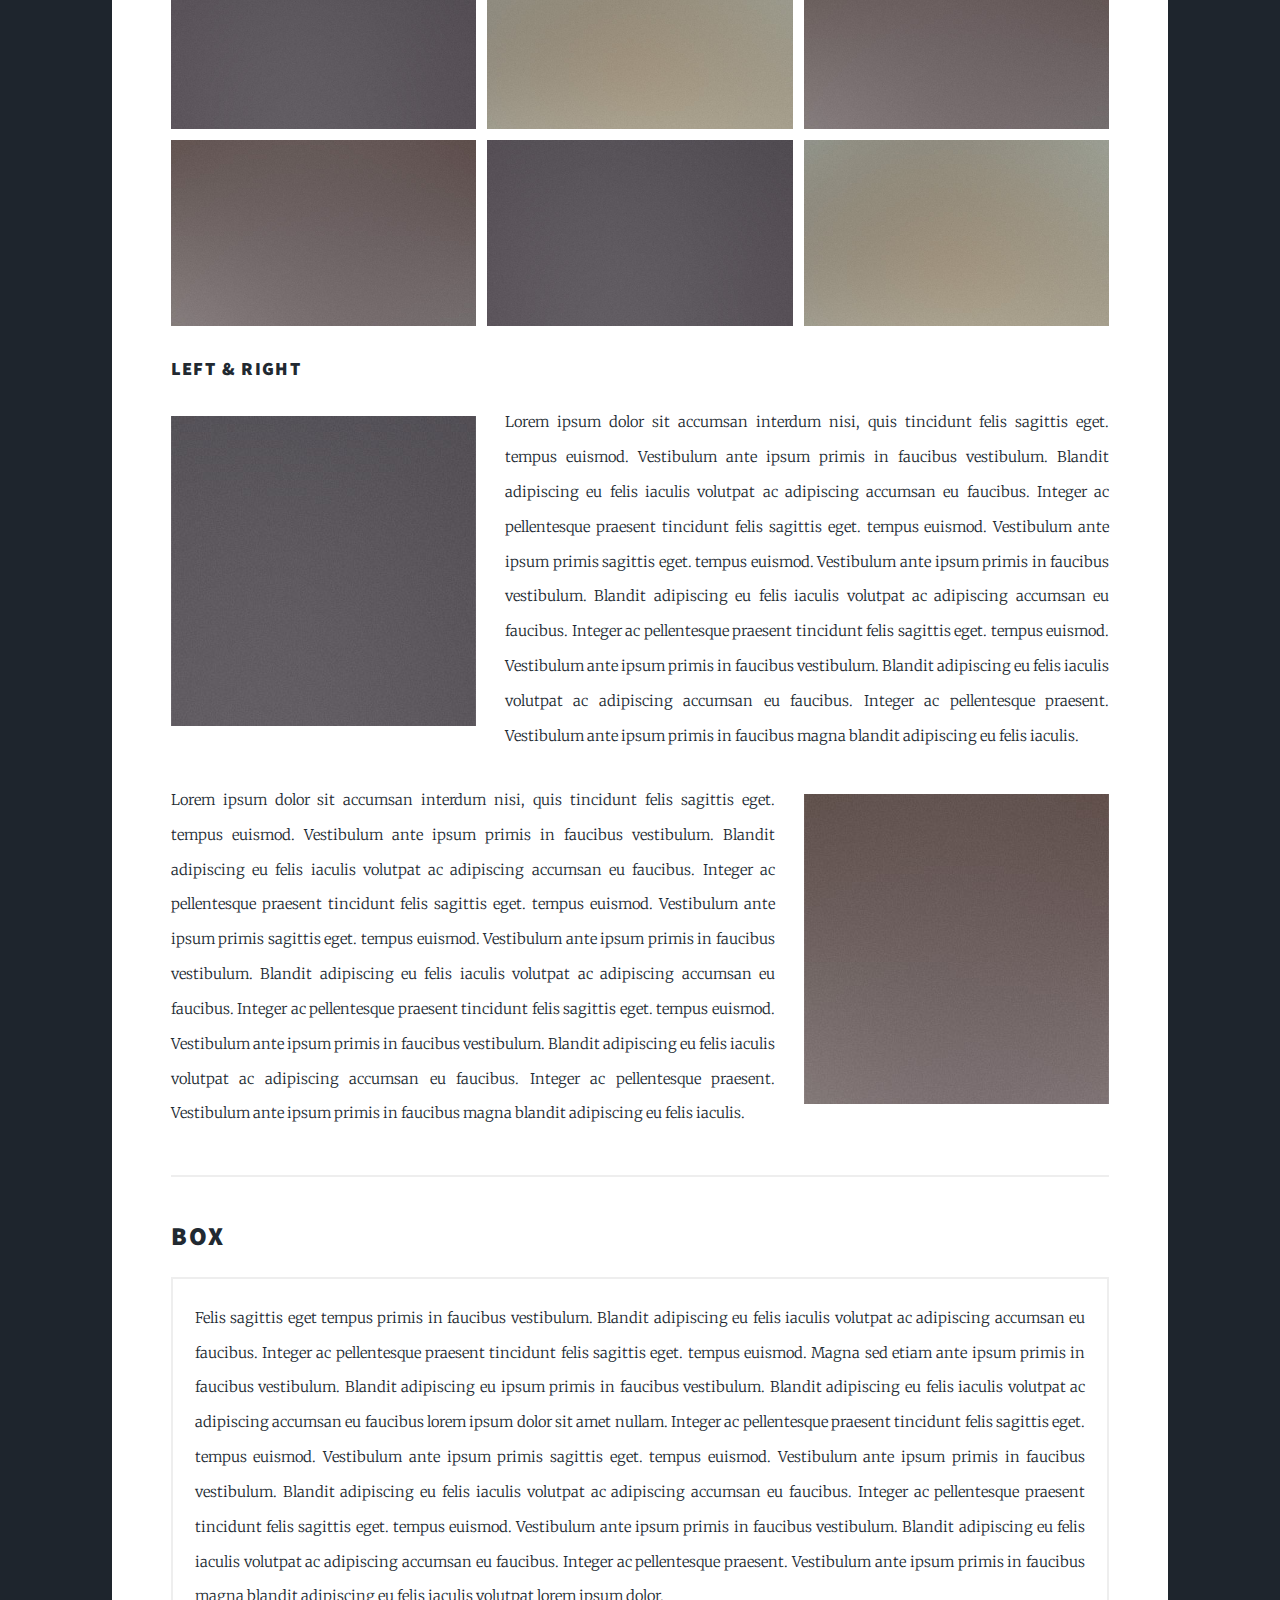
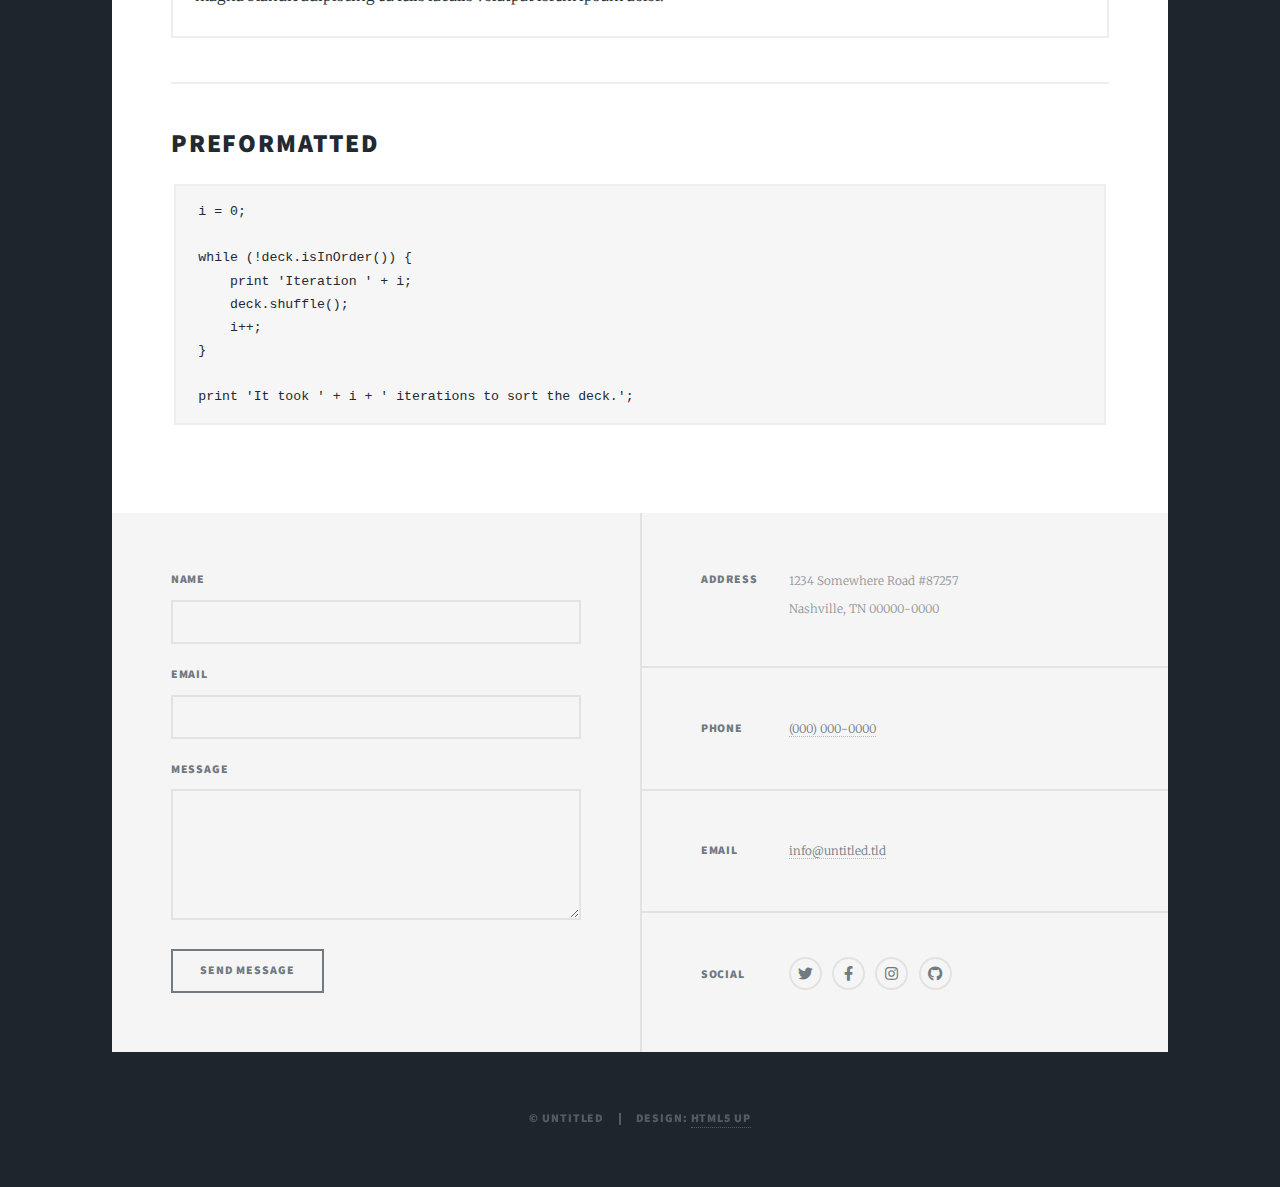
<file: elements.html>
<!DOCTYPE HTML>
<!--
	Massively by HTML5 UP
	html5up.net | @ajlkn
	Free for personal and commercial use under the CCA 3.0 license (html5up.net/license)
-->
<html>
	<head>
		<title>Elements Reference - Massively by HTML5 UP</title>
		<meta charset="utf-8" />
		<meta name="viewport" content="width=device-width, initial-scale=1, user-scalable=no" />
		<link rel="stylesheet" href="assets/css/main.css" />
		<noscript><link rel="stylesheet" href="assets/css/noscript.css" /></noscript>
	</head>
	<body class="is-preload">

		<!-- Wrapper -->
			<div id="wrapper">

				

				<!-- Nav -->
					<nav id="nav">
						<ul class="links">
							<li><a href="index.html">This is Massively</a></li>
							<li><a href="generic.html">Generic Page</a></li>
							<li class="active"><a href="elements.html">Elements Reference</a></li>
						</ul>
						<ul class="icons">
							<li><a href="#" class="icon brands fa-twitter"><span class="label">Twitter</span></a></li>
							<li><a href="#" class="icon brands fa-facebook-f"><span class="label">Facebook</span></a></li>
							<li><a href="#" class="icon brands fa-instagram"><span class="label">Instagram</span></a></li>
							<li><a href="#" class="icon brands fa-github"><span class="label">GitHub</span></a></li>
						</ul>
					</nav>

				<!-- Main -->
					<div id="main">

						<!-- Post -->
							<section class="post">
								<header class="major">
									<h1>Elements<br />
									Reference</h1>
								</header>

								<!-- Text stuff -->
									<h2>Text</h2>
									<p>This is <b>bold</b> and this is <strong>strong</strong>. This is <i>italic</i> and this is <em>emphasized</em>.
									This is <sup>superscript</sup> text and this is <sub>subscript</sub> text.
									This is <u>underlined</u> and this is code: <code>for (;;) { ... }</code>.
									Finally, this is a <a href="#">link</a>.</p>
									<hr />
									<h2>Heading Level 2</h2>
									<h3>Heading Level 3</h3>
									<h4>Heading Level 4</h4>
									<h5>Heading Level 5</h5>
									<h6>Heading Level 6</h6>
									<hr />
									<header>
										<h2>Heading with a Subtitle</h2>
										<p>Lorem ipsum dolor sit amet nullam id egestas urna aliquam</p>
									</header>
									<p>Nunc lacinia ante nunc ac lobortis. Interdum adipiscing gravida odio porttitor sem non mi integer non faucibus ornare mi ut ante amet placerat aliquet. Volutpat eu sed ante lacinia sapien lorem accumsan varius montes viverra nibh in adipiscing blandit tempus accumsan.</p>
									<header>
										<h3>Heading with a Subtitle</h3>
										<p>Lorem ipsum dolor sit amet nullam id egestas urna aliquam</p>
									</header>
									<p>Nunc lacinia ante nunc ac lobortis. Interdum adipiscing gravida odio porttitor sem non mi integer non faucibus ornare mi ut ante amet placerat aliquet. Volutpat eu sed ante lacinia sapien lorem accumsan varius montes viverra nibh in adipiscing blandit tempus accumsan.</p>
									<header>
										<h4>Heading with a Subtitle</h4>
										<p>Lorem ipsum dolor sit amet nullam id egestas urna aliquam</p>
									</header>
									<p>Nunc lacinia ante nunc ac lobortis. Interdum adipiscing gravida odio porttitor sem non mi integer non faucibus ornare mi ut ante amet placerat aliquet. Volutpat eu sed ante lacinia sapien lorem accumsan varius montes viverra nibh in adipiscing blandit tempus accumsan.</p>

									<hr />

								<!-- Lists -->
									<h2>Lists</h2>
									<div class="row">
										<div class="col-6 col-12-small">

											<h3>Unordered</h3>
											<ul>
												<li>Dolor pulvinar etiam.</li>
												<li>Sagittis lorem eleifend.</li>
												<li>Felis feugiat dolore viverra.</li>
												<li>Dolor pulvinar etiam.</li>
											</ul>

											<h3>Alternate</h3>
											<ul class="alt">
												<li>Dolor pulvinar etiam etiam.</li>
												<li>Sagittis adipiscing eleifend.</li>
												<li>Felis enim dolore viverra.</li>
												<li>Dolor pulvinar etiam etiam.</li>
											</ul>

										</div>
										<div class="col-6 col-12-small">

											<h3>Ordered</h3>
											<ol>
												<li>Dolor pulvinar etiam.</li>
												<li>Etiam vel felis at viverra.</li>
												<li>Felis enim feugiat magna.</li>
												<li>Etiam vel felis nullam.</li>
												<li>Felis enim et tempus.</li>
											</ol>

											<h3>Icons</h3>
											<ul class="icons">
												<li><a href="#" class="icon brands fa-twitter"><span class="label">Twitter</span></a></li>
												<li><a href="#" class="icon brands fa-facebook-f"><span class="label">Facebook</span></a></li>
												<li><a href="#" class="icon brands fa-instagram"><span class="label">Instagram</span></a></li>
												<li><a href="#" class="icon brands fa-github"><span class="label">Github</span></a></li>
												<li><a href="#" class="icon brands fa-dribbble"><span class="label">Dribbble</span></a></li>
											</ul>
											<ul class="icons alt">
												<li><a href="#" class="icon brands alt fa-twitter"><span class="label">Twitter</span></a></li>
												<li><a href="#" class="icon brands alt fa-facebook-f"><span class="label">Facebook</span></a></li>
												<li><a href="#" class="icon brands alt fa-instagram"><span class="label">Instagram</span></a></li>
												<li><a href="#" class="icon brands alt fa-github"><span class="label">Github</span></a></li>
												<li><a href="#" class="icon brands alt fa-dribbble"><span class="label">Dribbble</span></a></li>
											</ul>

										</div>
									</div>
									<h3>Definition</h3>
									<dl>
										<dt>Item 1</dt>
										<dd>
											<p>Lorem ipsum dolor vestibulum ante ipsum primis in faucibus vestibulum. Blandit adipiscing eu felis iaculis volutpat ac adipiscing accumsan eu faucibus. Integer ac pellentesque praesent.</p>
										</dd>
										<dt>Item 2</dt>
										<dd>
											<p>Lorem ipsum dolor vestibulum ante ipsum primis in faucibus vestibulum. Blandit adipiscing eu felis iaculis volutpat ac adipiscing accumsan eu faucibus. Integer ac pellentesque praesent.</p>
										</dd>
										<dt>Item 3</dt>
										<dd>
											<p>Lorem ipsum dolor vestibulum ante ipsum primis in faucibus vestibulum. Blandit adipiscing eu felis iaculis volutpat ac adipiscing accumsan eu faucibus. Integer ac pellentesque praesent.</p>
										</dd>
									</dl>

									<h3>Actions</h3>
									<ul class="actions">
										<li><a href="#" class="button primary">Primary</a></li>
										<li><a href="#" class="button">Default</a></li>
									</ul>
									<ul class="actions small">
										<li><a href="#" class="button primary small">Small</a></li>
										<li><a href="#" class="button small">Small</a></li>
									</ul>
									<div class="row">
										<div class="col-6 col-12-small">
											<ul class="actions stacked">
												<li><a href="#" class="button primary">Default</a></li>
												<li><a href="#" class="button">Default</a></li>
											</ul>
										</div>
										<div class="col-6 col-12-small">
											<ul class="actions stacked">
												<li><a href="#" class="button primary small">Small</a></li>
												<li><a href="#" class="button small">Small</a></li>
											</ul>
										</div>
									</div>
									<div class="row">
										<div class="col-6 col-12-small">
											<ul class="actions stacked">
												<li><a href="#" class="button primary fit">Default</a></li>
												<li><a href="#" class="button fit">Default</a></li>
											</ul>
										</div>
										<div class="col-6 col-12-small">
											<ul class="actions stacked">
												<li><a href="#" class="button primary small fit">Small</a></li>
												<li><a href="#" class="button small fit">Small</a></li>
											</ul>
										</div>
									</div>

									<hr />

								<!-- Blockquote -->
									<h2>Blockquote</h2>
									<blockquote>Fringilla nisl. Donec accumsan interdum nisi, quis tincidunt felis sagittis eget tempus euismod. Vestibulum ante ipsum primis in faucibus vestibulum. Blandit adipiscing eu felis iaculis volutpat ac adipiscing accumsan faucibus. Vestibulum ante ipsum primis in faucibus vestibulum. Blandit adipiscing eu felis.</blockquote>

									<hr />

								<!-- Table -->
									<h2>Table</h2>

									<h3>Default</h3>
									<div class="table-wrapper">
										<table>
											<thead>
												<tr>
													<th>Name</th>
													<th>Description</th>
													<th>Price</th>
												</tr>
											</thead>
											<tbody>
												<tr>
													<td>Item 1</td>
													<td>Ante turpis integer aliquet porttitor.</td>
													<td>29.99</td>
												</tr>
												<tr>
													<td>Item 2</td>
													<td>Vis ac commodo adipiscing arcu aliquet.</td>
													<td>19.99</td>
												</tr>
												<tr>
													<td>Item 3</td>
													<td> Morbi faucibus arcu accumsan lorem.</td>
													<td>29.99</td>
												</tr>
												<tr>
													<td>Item 4</td>
													<td>Vitae integer tempus condimentum.</td>
													<td>19.99</td>
												</tr>
												<tr>
													<td>Item 5</td>
													<td>Ante turpis integer aliquet porttitor.</td>
													<td>29.99</td>
												</tr>
											</tbody>
											<tfoot>
												<tr>
													<td colspan="2"></td>
													<td>100.00</td>
												</tr>
											</tfoot>
										</table>
									</div>

									<h3>Alternate</h3>
									<div class="table-wrapper">
										<table class="alt">
											<thead>
												<tr>
													<th>Name</th>
													<th>Description</th>
													<th>Price</th>
												</tr>
											</thead>
											<tbody>
												<tr>
													<td>Item 1</td>
													<td>Ante turpis integer aliquet porttitor.</td>
													<td>29.99</td>
												</tr>
												<tr>
													<td>Item 2</td>
													<td>Vis ac commodo adipiscing arcu aliquet.</td>
													<td>19.99</td>
												</tr>
												<tr>
													<td>Item 3</td>
													<td> Morbi faucibus arcu accumsan lorem.</td>
													<td>29.99</td>
												</tr>
												<tr>
													<td>Item 4</td>
													<td>Vitae integer tempus condimentum.</td>
													<td>19.99</td>
												</tr>
												<tr>
													<td>Item 5</td>
													<td>Ante turpis integer aliquet porttitor.</td>
													<td>29.99</td>
												</tr>
											</tbody>
											<tfoot>
												<tr>
													<td colspan="2"></td>
													<td>100.00</td>
												</tr>
											</tfoot>
										</table>
									</div>

									<hr />

								<!-- Buttons -->
									<h2>Buttons</h2>
									<ul class="actions">
										<li><a href="#" class="button primary">Primary</a></li>
										<li><a href="#" class="button">Default</a></li>
									</ul>
									<ul class="actions">
										<li><a href="#" class="button primary large">Large</a></li>
										<li><a href="#" class="button">Default</a></li>
										<li><a href="#" class="button small">Small</a></li>
									</ul>
									<ul class="actions fit">
										<li><a href="#" class="button primary fit">Fit</a></li>
										<li><a href="#" class="button fit">Fit</a></li>
									</ul>
									<ul class="actions fit small">
										<li><a href="#" class="button primary fit small">Fit + Small</a></li>
										<li><a href="#" class="button fit small">Fit + Small</a></li>
									</ul>
									<ul class="actions">
										<li><a href="#" class="button primary icon solid fa-search">Icon</a></li>
										<li><a href="#" class="button icon solid fa-download">Icon</a></li>
									</ul>
									<ul class="actions">
										<li><span class="button primary disabled">Primary</span></li>
										<li><span class="button disabled">Default</span></li>
									</ul>

									<hr />

								<!-- Form -->
									<h2>Form</h2>

									<form method="post" action="#">
										<div class="row gtr-uniform">
											<div class="col-6 col-12-xsmall">
												<input type="text" name="demo-name" id="demo-name" value="" placeholder="Name" />
											</div>
											<div class="col-6 col-12-xsmall">
												<input type="email" name="demo-email" id="demo-email" value="" placeholder="Email" />
											</div>
											<!-- Break -->
											<div class="col-12">
												<select name="demo-category" id="demo-category">
													<option value="">- Category -</option>
													<option value="1">Manufacturing</option>
													<option value="1">Shipping</option>
													<option value="1">Administration</option>
													<option value="1">Human Resources</option>
												</select>
											</div>
											<!-- Break -->
											<div class="col-4 col-12-small">
												<input type="radio" id="demo-priority-low" name="demo-priority" checked>
												<label for="demo-priority-low">Low</label>
											</div>
											<div class="col-4 col-12-small">
												<input type="radio" id="demo-priority-normal" name="demo-priority">
												<label for="demo-priority-normal">Normal</label>
											</div>
											<div class="col-4 col-12-small">
												<input type="radio" id="demo-priority-high" name="demo-priority">
												<label for="demo-priority-high">High</label>
											</div>
											<!-- Break -->
											<div class="col-6 col-12-small">
												<input type="checkbox" id="demo-copy" name="demo-copy">
												<label for="demo-copy">Email me a copy</label>
											</div>
											<div class="col-6 col-12-small">
												<input type="checkbox" id="demo-human" name="demo-human" checked>
												<label for="demo-human">I am a human</label>
											</div>
											<!-- Break -->
											<div class="col-12">
												<textarea name="demo-message" id="demo-message" placeholder="Enter your message" rows="6"></textarea>
											</div>
											<!-- Break -->
											<div class="col-12">
												<ul class="actions">
													<li><input type="submit" value="Send Message" class="primary" /></li>
													<li><input type="reset" value="Reset" /></li>
												</ul>
											</div>
										</div>
									</form>

									<hr />

								<!-- Image -->
									<h2>Image</h2>

									<h3>Fit</h3>
									<span class="image fit"><img src="images/pic01.jpg" alt="" /></span>
									<div class="box alt">
										<div class="row gtr-50 gtr-uniform">
											<div class="col-4"><span class="image fit"><img src="images/pic02.jpg" alt="" /></span></div>
											<div class="col-4"><span class="image fit"><img src="images/pic03.jpg" alt="" /></span></div>
											<div class="col-4"><span class="image fit"><img src="images/pic04.jpg" alt="" /></span></div>
											<!-- Break -->
											<div class="col-4"><span class="image fit"><img src="images/pic04.jpg" alt="" /></span></div>
											<div class="col-4"><span class="image fit"><img src="images/pic02.jpg" alt="" /></span></div>
											<div class="col-4"><span class="image fit"><img src="images/pic03.jpg" alt="" /></span></div>
											<!-- Break -->
											<div class="col-4"><span class="image fit"><img src="images/pic03.jpg" alt="" /></span></div>
											<div class="col-4"><span class="image fit"><img src="images/pic04.jpg" alt="" /></span></div>
											<div class="col-4"><span class="image fit"><img src="images/pic02.jpg" alt="" /></span></div>
										</div>
									</div>

									<h3>Left &amp; Right</h3>
									<p><span class="image left"><img src="images/pic08.jpg" alt="" /></span>Lorem ipsum dolor sit accumsan interdum nisi, quis tincidunt felis sagittis eget. tempus euismod. Vestibulum ante ipsum primis in faucibus vestibulum. Blandit adipiscing eu felis iaculis volutpat ac adipiscing accumsan eu faucibus. Integer ac pellentesque praesent tincidunt felis sagittis eget. tempus euismod. Vestibulum ante ipsum primis sagittis eget. tempus euismod. Vestibulum ante ipsum primis in faucibus vestibulum. Blandit adipiscing eu felis iaculis volutpat ac adipiscing accumsan eu faucibus. Integer ac pellentesque praesent tincidunt felis sagittis eget. tempus euismod. Vestibulum ante ipsum primis in faucibus vestibulum. Blandit adipiscing eu felis iaculis volutpat ac adipiscing accumsan eu faucibus. Integer ac pellentesque praesent. Vestibulum ante ipsum primis in faucibus magna blandit adipiscing eu felis iaculis.</p>
									<p><span class="image right"><img src="images/pic09.jpg" alt="" /></span>Lorem ipsum dolor sit accumsan interdum nisi, quis tincidunt felis sagittis eget. tempus euismod. Vestibulum ante ipsum primis in faucibus vestibulum. Blandit adipiscing eu felis iaculis volutpat ac adipiscing accumsan eu faucibus. Integer ac pellentesque praesent tincidunt felis sagittis eget. tempus euismod. Vestibulum ante ipsum primis sagittis eget. tempus euismod. Vestibulum ante ipsum primis in faucibus vestibulum. Blandit adipiscing eu felis iaculis volutpat ac adipiscing accumsan eu faucibus. Integer ac pellentesque praesent tincidunt felis sagittis eget. tempus euismod. Vestibulum ante ipsum primis in faucibus vestibulum. Blandit adipiscing eu felis iaculis volutpat ac adipiscing accumsan eu faucibus. Integer ac pellentesque praesent. Vestibulum ante ipsum primis in faucibus magna blandit adipiscing eu felis iaculis.</p>

									<hr />

								<!-- Box -->
									<h2>Box</h2>
									<div class="box">
										<p>Felis sagittis eget tempus primis in faucibus vestibulum. Blandit adipiscing eu felis iaculis volutpat ac adipiscing accumsan eu faucibus. Integer ac pellentesque praesent tincidunt felis sagittis eget. tempus euismod. Magna sed etiam ante ipsum primis in faucibus vestibulum. Blandit adipiscing eu ipsum primis in faucibus vestibulum. Blandit adipiscing eu felis iaculis volutpat ac adipiscing accumsan eu faucibus lorem ipsum dolor sit amet nullam. Integer ac pellentesque praesent tincidunt felis sagittis eget. tempus euismod. Vestibulum ante ipsum primis sagittis eget. tempus euismod. Vestibulum ante ipsum primis in faucibus vestibulum. Blandit adipiscing eu felis iaculis volutpat ac adipiscing accumsan eu faucibus. Integer ac pellentesque praesent tincidunt felis sagittis eget. tempus euismod. Vestibulum ante ipsum primis in faucibus vestibulum. Blandit adipiscing eu felis iaculis volutpat ac adipiscing accumsan eu faucibus. Integer ac pellentesque praesent. Vestibulum ante ipsum primis in faucibus magna blandit adipiscing eu felis iaculis volutpat lorem ipsum dolor.</p>
									</div>

									<hr />

								<!-- Preformatted Code -->
									<h2>Preformatted</h2>
									<pre><code>i = 0;

while (!deck.isInOrder()) {
    print 'Iteration ' + i;
    deck.shuffle();
    i++;
}

print 'It took ' + i + ' iterations to sort the deck.';
</code></pre>

							</section>

					</div>

				<!-- Footer -->
					<footer id="footer">
						<section>
							<form method="post" action="#">
								<div class="fields">
									<div class="field">
										<label for="name">Name</label>
										<input type="text" name="name" id="name" />
									</div>
									<div class="field">
										<label for="email">Email</label>
										<input type="text" name="email" id="email" />
									</div>
									<div class="field">
										<label for="message">Message</label>
										<textarea name="message" id="message" rows="3"></textarea>
									</div>
								</div>
								<ul class="actions">
									<li><input type="submit" value="Send Message" /></li>
								</ul>
							</form>
						</section>
						<section class="split contact">
							<section class="alt">
								<h3>Address</h3>
								<p>1234 Somewhere Road #87257<br />
								Nashville, TN 00000-0000</p>
							</section>
							<section>
								<h3>Phone</h3>
								<p><a href="#">(000) 000-0000</a></p>
							</section>
							<section>
								<h3>Email</h3>
								<p><a href="#">info@untitled.tld</a></p>
							</section>
							<section>
								<h3>Social</h3>
								<ul class="icons alt">
									<li><a href="#" class="icon brands alt fa-twitter"><span class="label">Twitter</span></a></li>
									<li><a href="#" class="icon brands alt fa-facebook-f"><span class="label">Facebook</span></a></li>
									<li><a href="#" class="icon brands alt fa-instagram"><span class="label">Instagram</span></a></li>
									<li><a href="#" class="icon brands alt fa-github"><span class="label">GitHub</span></a></li>
								</ul>
							</section>
						</section>
					</footer>

				<!-- Copyright -->
					<div id="copyright">
						<ul><li>&copy; Untitled</li><li>Design: <a href="https://html5up.net">HTML5 UP</a></li></ul>
					</div>

			</div>

		<!-- Scripts -->
			<script src="assets/js/jquery.min.js"></script>
			<script src="assets/js/jquery.scrollex.min.js"></script>
			<script src="assets/js/jquery.scrolly.min.js"></script>
			<script src="assets/js/browser.min.js"></script>
			<script src="assets/js/breakpoints.min.js"></script>
			<script src="assets/js/util.js"></script>
			<script src="assets/js/main.js"></script>

	</body>
</html>
</file>
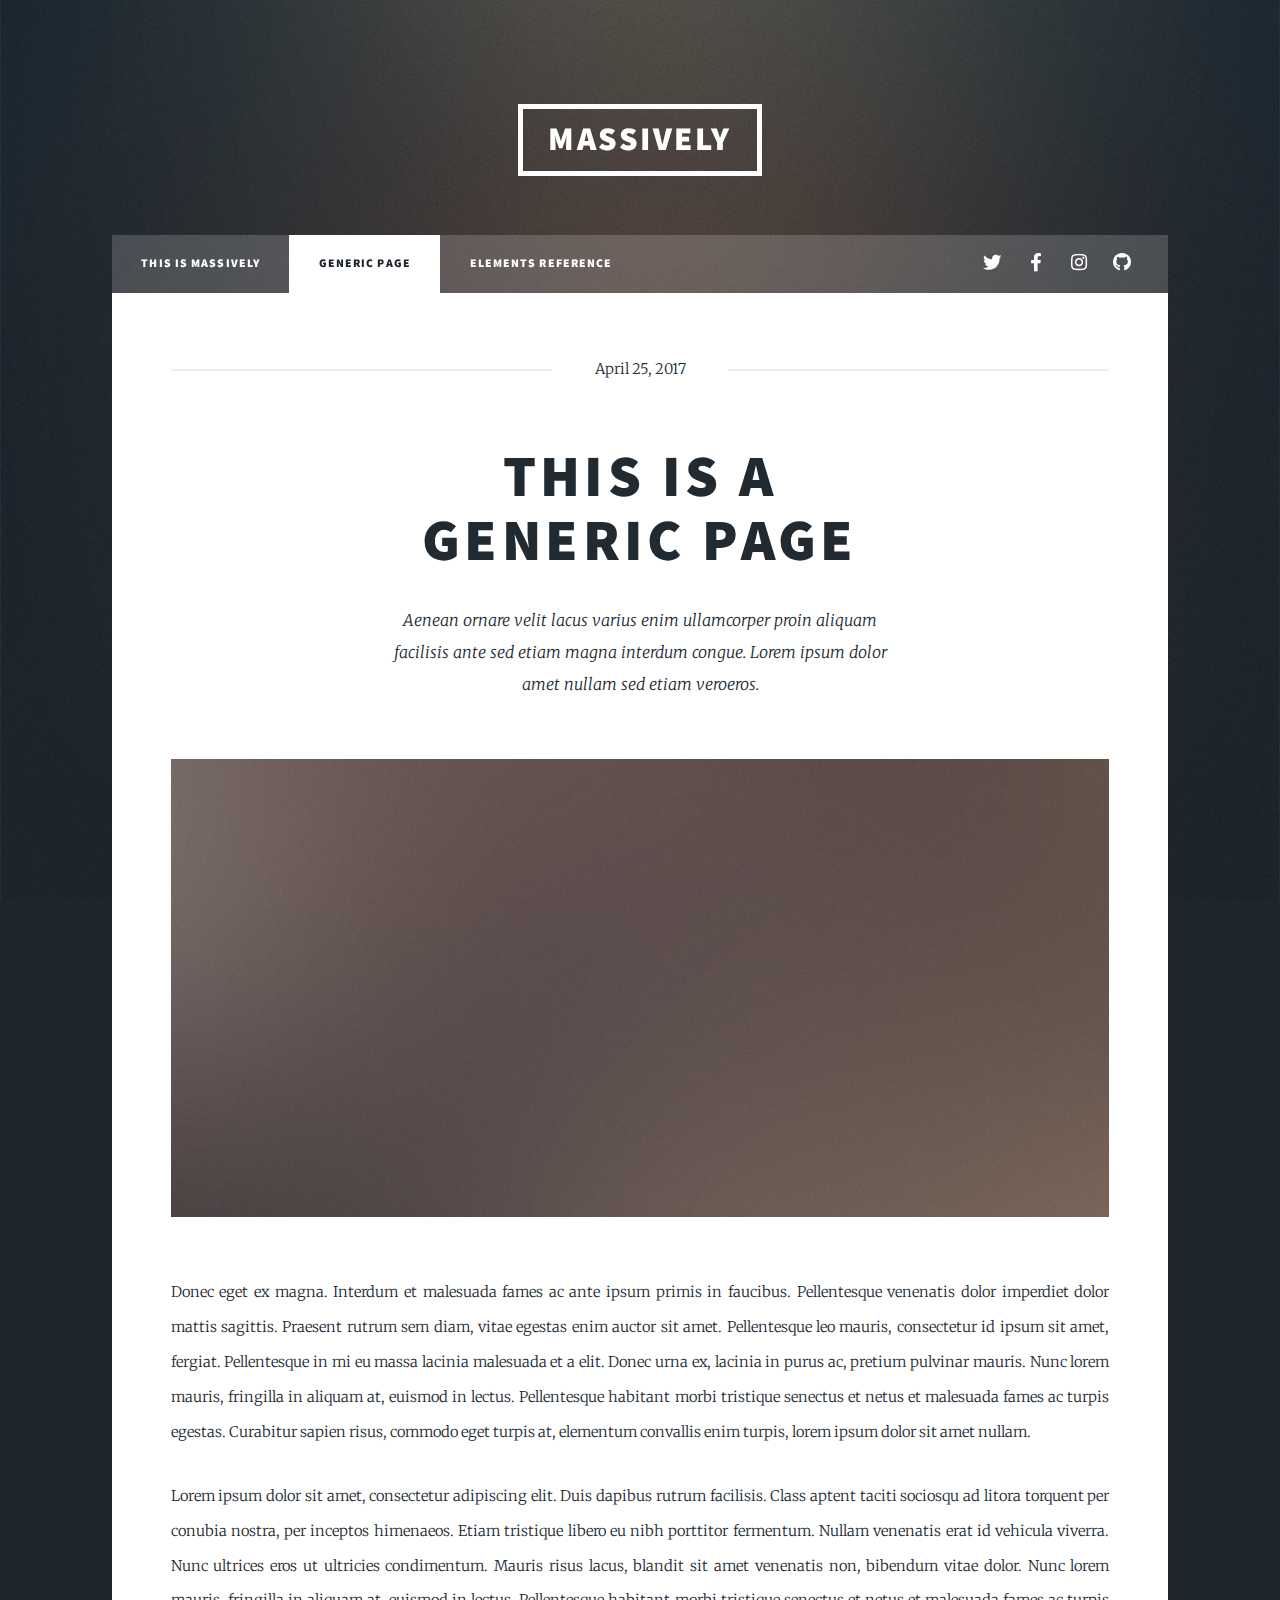
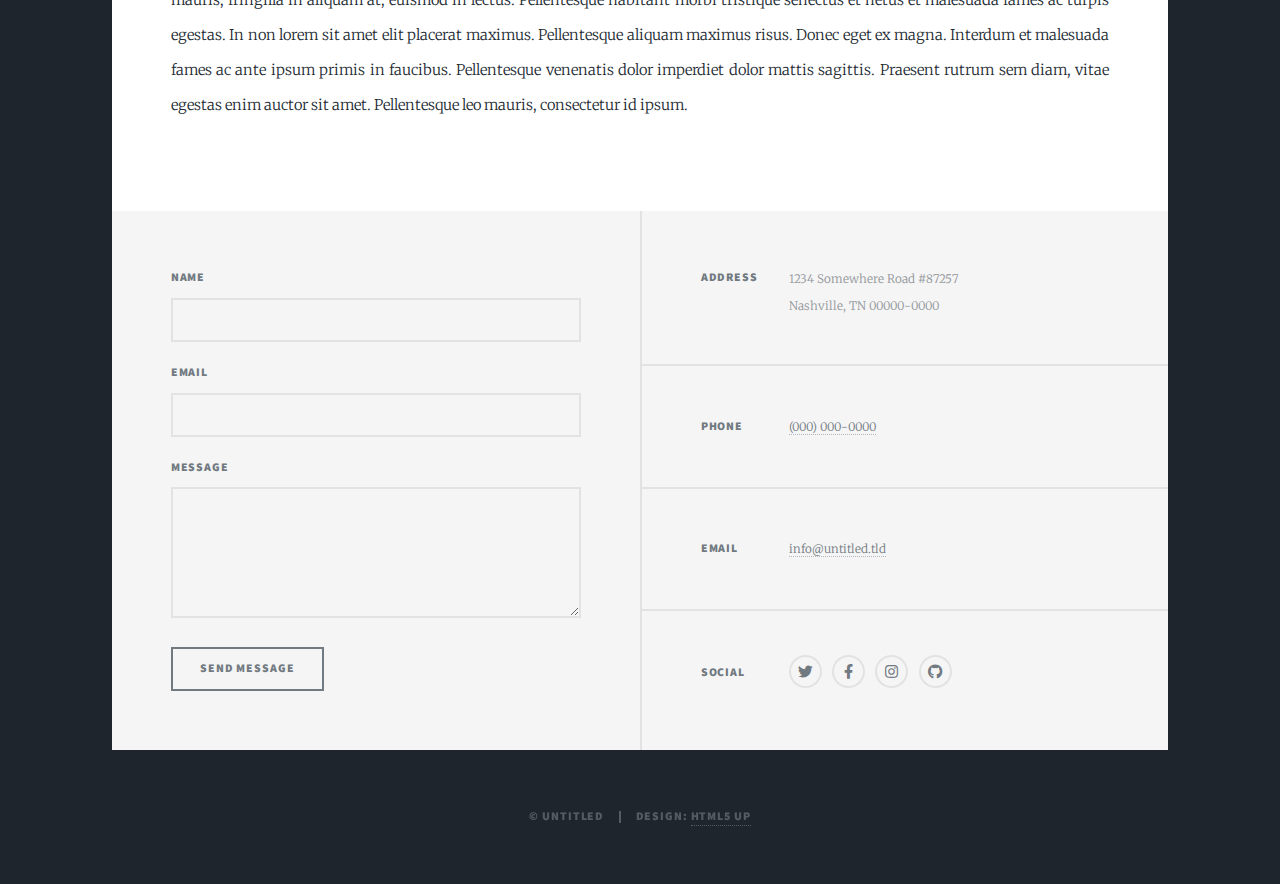
<file: generic.html>
<!DOCTYPE HTML>
<!--
	Massively by HTML5 UP
	html5up.net | @ajlkn
	Free for personal and commercial use under the CCA 3.0 license (html5up.net/license)
-->
<html>
	<head>
		<title>Generic Page - Massively by HTML5 UP</title>
		<meta charset="utf-8" />
		<meta name="viewport" content="width=device-width, initial-scale=1, user-scalable=no" />
		<link rel="stylesheet" href="assets/css/main.css" />
		<noscript><link rel="stylesheet" href="assets/css/noscript.css" /></noscript>
	</head>
	<body class="is-preload">

		<!-- Wrapper -->
			<div id="wrapper">

				<!-- Header -->
					<header id="header">
						<a href="index.html" class="logo">Massively</a>
					</header>

				<!-- Nav -->
					<nav id="nav">
						<ul class="links">
							<li><a href="index.html">This is Massively</a></li>
							<li class="active"><a href="generic.html">Generic Page</a></li>
							<li><a href="elements.html">Elements Reference</a></li>
						</ul>
						<ul class="icons">
							<li><a href="#" class="icon brands fa-twitter"><span class="label">Twitter</span></a></li>
							<li><a href="#" class="icon brands fa-facebook-f"><span class="label">Facebook</span></a></li>
							<li><a href="#" class="icon brands fa-instagram"><span class="label">Instagram</span></a></li>
							<li><a href="#" class="icon brands fa-github"><span class="label">GitHub</span></a></li>
						</ul>
					</nav>

				<!-- Main -->
					<div id="main">

						<!-- Post -->
							<section class="post">
								<header class="major">
									<span class="date">April 25, 2017</span>
									<h1>This is a<br />
									Generic Page</h1>
									<p>Aenean ornare velit lacus varius enim ullamcorper proin aliquam<br />
									facilisis ante sed etiam magna interdum congue. Lorem ipsum dolor<br />
									amet nullam sed etiam veroeros.</p>
								</header>
								<div class="image main"><img src="images/pic01.jpg" alt="" /></div>
								<p>Donec eget ex magna. Interdum et malesuada fames ac ante ipsum primis in faucibus. Pellentesque venenatis dolor imperdiet dolor mattis sagittis. Praesent rutrum sem diam, vitae egestas enim auctor sit amet. Pellentesque leo mauris, consectetur id ipsum sit amet, fergiat. Pellentesque in mi eu massa lacinia malesuada et a elit. Donec urna ex, lacinia in purus ac, pretium pulvinar mauris. Nunc lorem mauris, fringilla in aliquam at, euismod in lectus. Pellentesque habitant morbi tristique senectus et netus et malesuada fames ac turpis egestas. Curabitur sapien risus, commodo eget turpis at, elementum convallis enim turpis, lorem ipsum dolor sit amet nullam.</p>
								<p>Lorem ipsum dolor sit amet, consectetur adipiscing elit. Duis dapibus rutrum facilisis. Class aptent taciti sociosqu ad litora torquent per conubia nostra, per inceptos himenaeos. Etiam tristique libero eu nibh porttitor fermentum. Nullam venenatis erat id vehicula viverra. Nunc ultrices eros ut ultricies condimentum. Mauris risus lacus, blandit sit amet venenatis non, bibendum vitae dolor. Nunc lorem mauris, fringilla in aliquam at, euismod in lectus. Pellentesque habitant morbi tristique senectus et netus et malesuada fames ac turpis egestas. In non lorem sit amet elit placerat maximus. Pellentesque aliquam maximus risus. Donec eget ex magna. Interdum et malesuada fames ac ante ipsum primis in faucibus. Pellentesque venenatis dolor imperdiet dolor mattis sagittis. Praesent rutrum sem diam, vitae egestas enim auctor sit amet. Pellentesque leo mauris, consectetur id ipsum.</p>
							</section>

					</div>

				<!-- Footer -->
					<footer id="footer">
						<section>
							<form method="post" action="#">
								<div class="fields">
									<div class="field">
										<label for="name">Name</label>
										<input type="text" name="name" id="name" />
									</div>
									<div class="field">
										<label for="email">Email</label>
										<input type="text" name="email" id="email" />
									</div>
									<div class="field">
										<label for="message">Message</label>
										<textarea name="message" id="message" rows="3"></textarea>
									</div>
								</div>
								<ul class="actions">
									<li><input type="submit" value="Send Message" /></li>
								</ul>
							</form>
						</section>
						<section class="split contact">
							<section class="alt">
								<h3>Address</h3>
								<p>1234 Somewhere Road #87257<br />
								Nashville, TN 00000-0000</p>
							</section>
							<section>
								<h3>Phone</h3>
								<p><a href="#">(000) 000-0000</a></p>
							</section>
							<section>
								<h3>Email</h3>
								<p><a href="#">info@untitled.tld</a></p>
							</section>
							<section>
								<h3>Social</h3>
								<ul class="icons alt">
									<li><a href="#" class="icon brands alt fa-twitter"><span class="label">Twitter</span></a></li>
									<li><a href="#" class="icon brands alt fa-facebook-f"><span class="label">Facebook</span></a></li>
									<li><a href="#" class="icon brands alt fa-instagram"><span class="label">Instagram</span></a></li>
									<li><a href="#" class="icon brands alt fa-github"><span class="label">GitHub</span></a></li>
								</ul>
							</section>
						</section>
					</footer>

				<!-- Copyright -->
					<div id="copyright">
						<ul><li>&copy; Untitled</li><li>Design: <a href="https://html5up.net">HTML5 UP</a></li></ul>
					</div>

			</div>

		<!-- Scripts -->
			<script src="assets/js/jquery.min.js"></script>
			<script src="assets/js/jquery.scrollex.min.js"></script>
			<script src="assets/js/jquery.scrolly.min.js"></script>
			<script src="assets/js/browser.min.js"></script>
			<script src="assets/js/breakpoints.min.js"></script>
			<script src="assets/js/util.js"></script>
			<script src="assets/js/main.js"></script>

	</body>
</html>
</file>
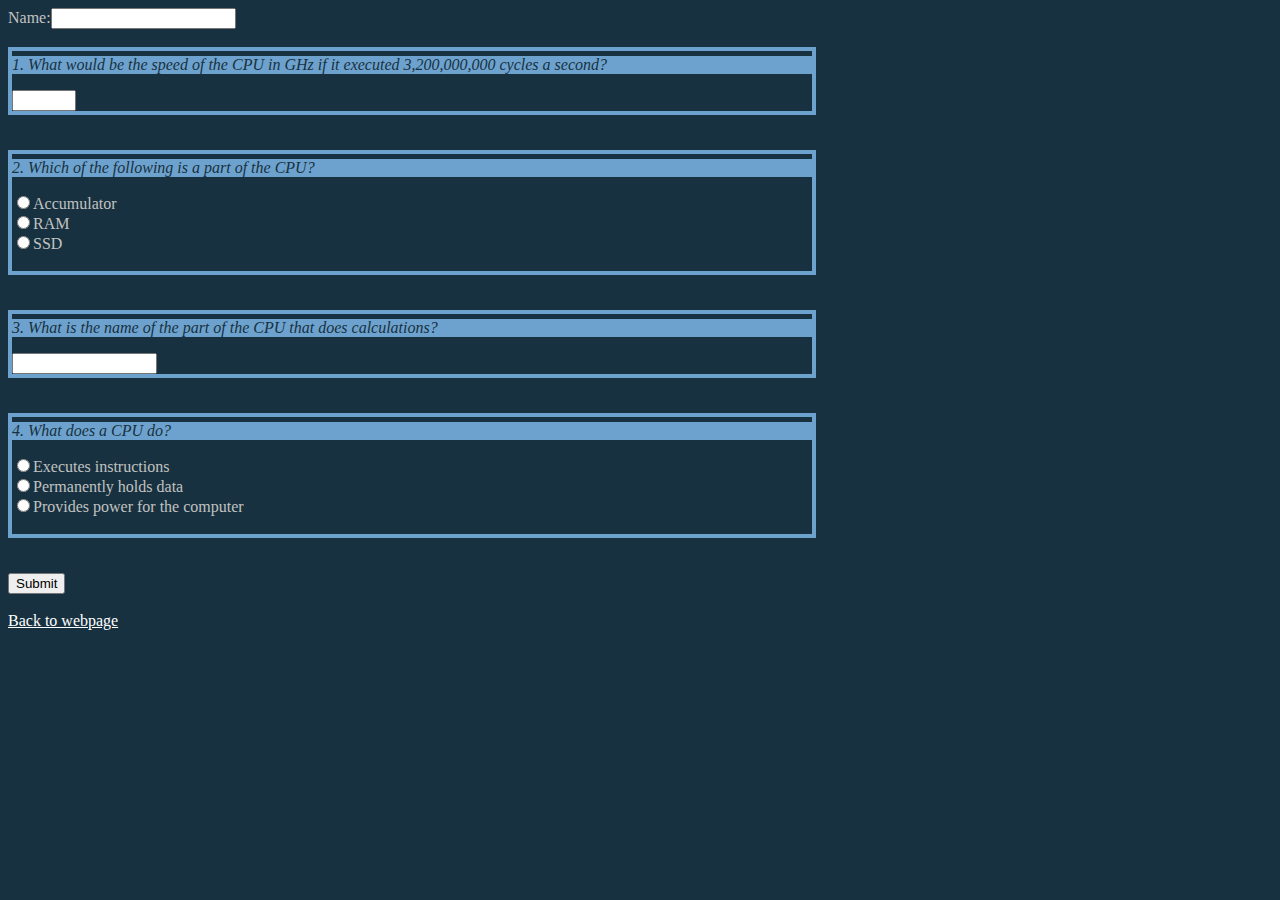
<file: Projects/CPU/quiz.html>
<head>
    <link rel="stylesheet" type="text/css" href="style.css">
</head>
    
<body>
<script src="script.js"></script>
<form name="Quiz"> 
    
    <label id="label">Name:</label><input type="text" name="name"><br><br>
    
    <div class="box">
    <p class="question">1. What would be the speed of the CPU in GHz if it executed 3,200,000,000 cycles a second?</p><input id="numb" type="number" name="quantity" min="0" max="100" step="1">
    </div>
    
    <div class="box">
    <p class="question">2. Which of the following is a part of the CPU?</p>
    <input type="radio" name="radio1" value="Answer1"><label id="label">Accumulator</label><br>
    <input type="radio" name="radio1" value="Answer2"><label id="label">RAM</label><br>
    <input type="radio" name="radio1" value="Answer3"><label id="label">SSD</label><br><br>
    </div>
    
    <div class="box">
    <p class="question">3. What is the name of the part of the CPU that does calculations?</p><input type="text" name="ans" size="15">
    </div>
    
    <div class="box">
    <p class="question">4. What does a CPU do?</p>
    <input type="radio" name="radio2" value="Answer1"><label id="label">Executes instructions</label><br>
    <input type="radio" name="radio2" value="Answer2"><label id="label">Permanently holds data</label><br>
    <input type="radio" name="radio2" value="Answer3"><label id="label">Provides power for the computer</label><br><br>
    </div>
    
    
    <button type="button" onclick="checkAnswers()">Submit</button><br>
    
    <br><a id="link" href="index.html">Back to webpage</a>
</form>
</body>
</file>
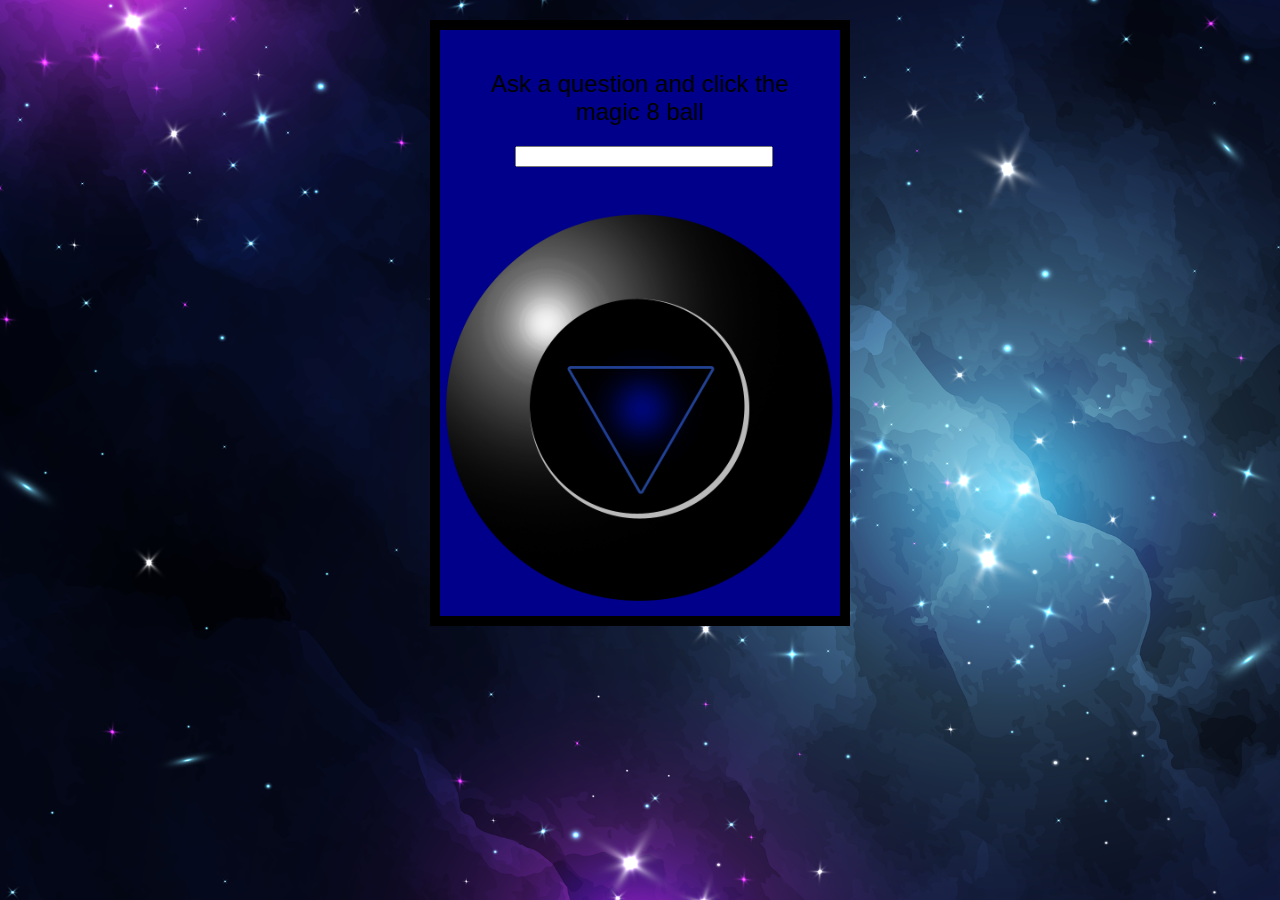
<file: Projects/Magic 8 ball/Magic 8 ball.html>
<!DOCTYPE html>
<html>
<script>
var answers = ["It is certain", 
            "It is decidedly so", 
            "Without a doubt", 
            "Yes - definitely", 
            "You may rely on it", 
            "As I see it, yes", 
            "Most Likely", 
            "Outlook good", 
            "Yes", 
            "Signs point to yes",
            "Reply hazy, try again",
            "Ask again later", 
            "Better not tell you now", 
            "Cannot predict now", 
            "Concentrate and ask again", 
            "Don’t count on it", 
            "My reply is no", 
            "My sources say no", 
            "Outlook not so good", 
            "Very doubtful"];
function shake8ball() 
{
    var x = document.getElementById("input-box").value;
    var random = Math.floor(Math.random()*answers.length);
    var answer = answers[random];
    document.getElementById("text").innerHTML = answer;
}
</script>



<head>
<style>
div.eightball 
{
    margin-left: auto;
    margin-right: auto;
}
div 
{
    width: 400px;
    border: 10px solid black;
    padding-top: 20px;
    padding-bottom: 5px;
    margin: 20px;
    background-color:darkblue;
    animation-name: info_animation;
    animation-duration: 4s;
    animation-iteration-count: infinite;
    animation-timing-function:linear;
}
#info 
{
    font-size: 24px;
    margin: 10px;
    padding: 10px;
    font-family: Arial, Helvetica, sans-serif;
    text-align: center;
    
}
@keyframes info_animation
{
    0% {background-color:darkblue;}
    25% {background-color: blue;}
    50% {background-color:indigo;}
    75% {background-color:darkviolet}
}
#input-box
{
    margin-left: 75px;
}
#text
{
    font-size: 24px;
    margin: 10px;
    padding: 10px;
    font-family: Arial, Helvetica, sans-serif;
    text-align: center;
    color:white;
}
body 
{
  background-image: url('abstract.png');
  background-repeat: no-repeat;
  background-attachment: fixed;
  background-size: cover;
}
</style>
</style>
</head>
<body>
<div class="eightball">
<p id="info">Ask a question and click the magic 8 ball</p>
<input id="input-box" style="width: 250px;">
<p id="text"></p>
<img src="Magic_eight_ball.png" alt="Magic 8 ball" style="width:400px;height:400px;" onclick="shake8ball()">
</div>
</body>
</file>
<file: Projects/Book Finder/styles.css>
* {
    margin: 0;
    padding: 0;
    box-sizing: border-box;
}

body{
    background-color: #292C34;
    background-image: url('Images/books4-min.jpg');
    background-repeat: no-repeat;
    background-attachment: fixed;
    background-size: cover;
}

header {
    background: lightyellow;
    padding: 20px;
    position: fixed;
    width: 2000px;
}

header > h1 {
    color: #292C34;
    text-align: center;
    font-family: 'Lobster Two';
    
}

#input {
    font-size: 20px
}

h1 {
    color: #292C34;
    text-align: center;
    font-family: sans-serif;
}

.module-border-wrap {
    width: 500px;
    text-align: center;
    padding: 1rem;
    position: relative;
    background: linear-gradient(to right, orange, gold);
    padding: 3px;
}

.module {
    background: palegoldenrod;
    color: white;
    padding: 2rem;
}

#box {
    margin-left: 64%;
    margin-top: 2%;
    position:fixed;
}

#title {
  font: 50px 'Lobster Two', Helvetica, sans-serif;
  color: #2b2b2b;
  text-shadow: 1px 1px 0px #ededed, 4px 4px 0px rgba(0,0,0,0.15);
}

#button.btn {
    display: inline-block;
	color: #666;
	background-color: #eee;
	text-transform: uppercase;
	letter-spacing: 2px;
	font-size: 12px;
    padding: 10px 30px;
    margin-left:10px;
	border-radius: 5px;
	-moz-border-radius: 5px;
	-webkit-border-radius: 5px;
	border: 1px solid rgba(0,0,0,0.3);
    border-bottom-width: 3px;
    font-family: Arial, Helvetica, sans-serif;
    margin-top:10px;
}

#button.btn:hover {
	background-color: #e3e3e3;
	border-color: rgba(0,0,0,0.5);
}
	
#button.btn:active {
	background-color: #CCC;
	border-color: rgba(0,0,0,0.9);
}
/* blue button */

#button.btn.btn-blue {
	background-color: #699DB6;
	border-color: rgba(0,0,0,0.3);
	text-shadow: 0 1px 0 rgba(0,0,0,0.5);
	color: #FFF;
}

#button.btn.btn-blue:hover {
	background-color: #4F87A2;
	border-color: rgba(0,0,0,0.5);
}

#button.btn.btn-blue:active {
	background-color: #3C677B;
	border-color: rgba(0,0,0,0.9);
}

#books {
    width:500px;
    margin-top: 15%;
    margin-left:64%;
    font-size: 30px;
    font-family: 'Roboto';
    color: black;
    text-align: center;
}

#message {
    position: fixed;
    font: 50px 'Oleo Script', Helvetica, sans-serif;
    color: #2b2b2b;
    text-shadow: 4px 4px 0px rgba(0,0,0,0.1);
    width: 400px;
    margin-top:9%;
    margin-left: 37%;
}
</file>
<file: Projects/Cookie Clicker/styles.css>
* {
    margin: 0;
    padding: 0;
    box-sizing: border-box;
}
@font-face {
    font-family: Pixel;
    src: url(Files/ARCADECLASSIC.TTF) format("truetype");
  }
body {
    background-image: url(Files/PixelArt.png);
    background-repeat: no-repeat;
    background-attachment: fixed;
    background-size: cover;
}
h1 {
    font-size: 100px;
    text-align: center;
    font-family: Pixel;
}


#numcooks {
    font-family: Pixel;
    font-size: 32px;
    margin-left: 43%;
}
#number {
    font-family: Pixel;
    font-size: 80px;
    margin-left: 48.4%;
}
#Cookie {
    position: fixed;
    left:38%;
    top: 25%;
    cursor: url(Files/Cursor.cur), auto;
    
}
#Cookie:hover {
    transform: scale(1.05);
}
.statistics {
    position: fixed;
    left: 5%;
    bottom: 50%;  
}
.statistic {
    font-family: Pixel;
    font-size: 40px;
}
.buttons {
    position: fixed;
    left: 17%;
    top: 80%;  
    
}
.prices {
    position: fixed;
    left: 15.5%;
    top: 90%; 
}
.button {
    font-family: Pixel;
    font-size: 40px;
    background-color: red;
    border: 4px solid black;
    border-radius: 50%;
    margin: 0 20px;
    padding: 20px;
    display: inline-block;
    transition: all 0.2s ease;
     
}
.price {
    font-family: Pixel;
    font-size: 40px; 
    margin: 0 120px;
    padding: 20px;
    display: inline-block;
}
.button:hover {
    cursor: url(Files/Cursor.cur), auto;
    background: burlywood!important;
}

#reset {
    position:fixed;
    left: 5%;
    font-family: Pixel;
    font-size: 40px;
    background-color: chocolate;
    border: 4px solid black;
    border-radius: 50%;
    margin: 0 20px;
    padding: 20px;
    display: inline-block;
    transition: all 0.2s ease;
    
}

#reset:hover {
    background: burlywood;
    cursor: url(Files/Cursor.cur), auto;
}
</file>
<file: Projects/Project tracking intro component/style.css>
body {
    margin: 0;
    overflow-x: hidden;
}

.background {
  position: fixed;
  top: -12%;
  left: 62%;
  width: 40%;
  height: 650px;
  margin: auto;
  background: hsl(207, 33%, 95%);
  border-radius: 0% 0% 10% 10%;
}

.navbar {
    width: 100%;
    height: 150px;
    position: relative;
}

.navbar-container {
    display: flex;
    align-items: center;
    margin-top: 5%;
    position: relative;
}

.logo-container {
    margin-left: 10%;
    flex: 0.9;  
}

.menu-list{ 
    display:flex;
    list-style: none;
    align-items: center;
    flex: 1;  
    
}

.menu-list-item{ 
    margin-left: 60px;
    font-family: Barlow Condensed;
    font-weight: 900;
    font-size: 15px;
    color: hsl(230, 29%, 20%);
}

#dot {
    color: hsl(231, 7%, 65%);
    padding-left: 40px;
    padding-right: 40px;
    
}
#login {
    color: hsl(231, 7%, 65%);
    margin-left: 0px;
    
}

.grid {
    display: flex;
    flex-direction: row;
    flex-wrap: wrap;
    width: 90%;
    margin-left: 10%;
    margin-top: 4.5%;
    position: relative;

}

.grid-item {
   width: 50%;
   display: flex;
   justify-content: left;
   align-self: top;
   
}


.grid-item-content-2 {
   position: absolute;
   right: -260px;
}

.label-flex {
    display: flex;
    align-items: center;
    
}

.label-new { 
    font-size: 18px;
    font-family: 'Barlow Condensed';
    font-weight: 600;
    border-radius: 50px;
    background: hsl(230, 29%, 20%);
    color: white;
    padding: 2px;
    width: 50px;
    text-align: center;    
}

.label-monograph {
    color: hsl(231, 7%, 65%);
    font-size: 18px;
    font-family: 'Barlow Condensed';
    letter-spacing: 3px;
    padding-left: 20px;
}

.grid-item-title {
    color: hsl(230, 29%, 20%);
    font-size: 70px;
    font-family: 'Barlow Condensed';
    font-weight: 700;
    width: 500px;
    padding-bottom: 20px;
}

.grid-item-text {
    color: hsl(230, 11%, 40%);
    font-size: 18px;
    font-family: 'Barlow';
    font-weight: 400;
    width: 500px;
    width: 280px;
    padding-bottom: 60px;
}

.button-flex {
    display: flex;
    align-items: center;
}

.grid-item-button {
    font-size: 15px;
    font-family: 'Barlow Condensed';
    font-weight: 700;
    border-radius: 5px;
    background: hsl(0, 100%, 68%);
    color: white;
    padding: 15px;
    width: 150px;
    text-align: center; 
    letter-spacing: 2px;
}

.grid-item-button-text {
    color: hsl(231, 7%, 65%);
    font-size: 18px;
    font-family: 'Barlow Condensed';
    letter-spacing: 3px;
    padding-left: 20px;
}

@media only screen and (max-width: 1050px) {
    .menu-container {
        display: none;
    }
    .grid {
        flex-direction: column;
        overflow-x: hidden;
        margin-left: 10px;
        width: 100%;
    }
    .grid-item {
        justify-content: center;
        width: 100%; 
   
    }
    #first {
       order: 1;
       padding-top: 60vh; 
       margin-left: 20px;
       padding-bottom: 60px;
    }
    #second {
        order: 0;
     
    }
    .grid-item-title{ 
        font-size:  50px;
        width: 300px !important;
    }
    .grid-item-button-text {
        padding-left: 10px;
        padding-top: 10px;
    }
    .grid-item-image {
        width: 125% !important;
    }
    .grid-item-content-2 {
    right: -200px !important;
    }
    .button-flex {
        flex-direction: column; 
        align-items: flex-start;        
    }
    .grid-item-image {
        width: 60%;
        overflow-x: hidden;
   }
   .grid-item-content-2 {
    right: -400px;
 }

}
@media only screen and (max-width: 1300px) {
    .grid-item-title{ 
        font-size:  45px;
        width: 350px;
    }
    .grid-item-image {
        width: 80%;
   }
}
</file>
<file: Projects/Sunnyside agency landing page/style.css>
* {
    margin: 0;
}

.navbar {
    width: 100%;
    height: 68px;
}

.navbar-container {
    display: flex;
    align-items: center;
    padding-left: 60px; 
    padding-top: 10px;
    height: 100%;
    color: black;
    font-family: arial, sans-serif;
    font-size: 14px;  
}

.logo-container {
    padding-right: 5px;
    flex: 3.5;
}

.menu-list{ 
    display:flex;
    list-style: none;
    align-items: center;
}

.menu-container {
    flex: 1;
}

.menu-list-item{ 
    margin-right: 60px;
    font-family: Barlow;
    font-size: 18px;
    color: white;
}

#contact {
    font-family: Fraunces;
    font-size: 15px;
    font-weight: bold;
    border-radius: 25px;
    background: white;
    color: black;
    padding: 15px;
    width: 90px;
    text-align: center;
}

.home{
  background: url('images/desktop/image-header.jpg') no-repeat center center; 
  -webkit-background-size: cover;
  -moz-background-size: cover;
  -o-background-size: cover;
  background-size: cover;
  height: 100%;
  overflow-x: hidden;
  overflow-y: hidden;
}

.home-image {
    width: 100%;
}

.misc-items {
    text-align: center;
    margin-top: 150px;
    height: 500px;
    justify-content: center;
}

.content {
    display: inline-block;
}

.title {
    font-family: Fraunces;
    font-weight: 900;
    letter-spacing: 15px;
    font-size:60px;
    color: white;
}

.arrow {
    padding-top: 140px;
    height: 150px;
}

.grid {
    display: flex;
    flex-direction: row;
    flex-wrap: wrap;
    width: 100%;
}

.grid-item {
   width: 50%;
   display: flex;
   justify-content: center;
   align-self: center;
}

.grid-item-image {
    width: 100%;
   
}

.grid-item-content { 
    display: flex;
    flex-direction: column;
    align-items: flex-start;
    justify-content: center;
    height: 100%;
    width: 60%;
}

.grid-item-title {
    padding-bottom: 50px;
    font-size: 2.7vw;
    font-weight: 900;
    font-family: Fraunces;
    color: hsl(212, 27%, 19%);
}

.grid-item-text {
    padding-bottom: 50px;
    font-family: Barlow;
    font-size: 18px;
    font-weight: 600;
    line-height: 1.6;
    color: hsl(232, 10%, 55%);
    width: 80%;

}

.grid-item-button span{
    display: inline-block;
    font-family: fraunces;
    font-weight: 900;
    font-size: 18px;
    color: hsl(212, 27%, 19%);
    text-align: center;
}

#button-1 span::after{
    content: '';
    height: 10px;
    width: 145px;
    background: hsl(51, 100%, 85%);
    border-radius: 5px;
    display: block;
    margin-top: -8px;
}

#button-2 span::after{
    content: '';
    height: 10px;
    width: 145px;
    background: hsl(7, 99%, 90%);
    border-radius: 5px;
    display: block;
    margin-top: -8px;
}

#fifth {
  
  position: relative;
  display: inline-block;
}

#image-title-1, #image-text-1 {
    color: hsl(167, 40%, 24%);

}

#sixth {
  position: relative;
  display: inline-block;
}

#image-title-2, #image-text-2 {
    color: hsl(198, 62%, 26%);
}

.last-grid-item-title {
    padding-bottom: 50px;
    font-size: 50px;
    font-weight: 900;
    font-family: Fraunces;
    color: hsl(212, 27%, 19%);
}

.last-grid-item-text {
    padding-bottom: 50px;
    font-family: Barlow;
    font-size: 18;
    font-weight: 600;
    line-height: 1.6;
    color: hsl(232, 10%, 55%);
}

.image-content {
  position: absolute;
  height: 10%;
  text-align: center;
  width: 50%;
  margin: auto;
  top: 40%;
  bottom: 0;
  right: 0;
  left: 0;
  font-size: 30px;
  display: flex;
  flex-direction: column; 
  align-items: center;
}

.client-grid {
    display: flex;
    flex-direction: row;
    flex-wrap: wrap;
}

.client-grid-title {
    margin-top: 10%;
    height: 10px;
    width: 100%;
    font-size: 20px;
    font-family: Fraunces;
    font-weight: 900;
    color: hsl(210, 4%, 67%);
    letter-spacing: 7px;
    text-align: center;
}


.client-grid-item {
   width: 33%;
   display: flex;
   justify-content: center;
}

.client-grid-item-content {
    padding-top: 5%; 
    display: flex;
    flex-direction: column;
    align-items: center;
    justify-content: center;
    text-align: center;
    height: 100%;
    width: 75%;
    
}

.client-grid-item-pic {
    border-radius: 50%;
    width: 20%;
    padding: 10%;
}

.client-grid-item-text {
    font-family: Barlow;
    font-size: 18px;
    font-weight: 600;
    color: hsl(213, 9%, 39%);
    line-height: 1.6;
    padding-bottom: 10%;
}

.client-grid-item-name {
    font-family: fraunces;
    font-size: 18px;
    font-weight: 900;
    color: hsl(212, 27%, 19%);
    padding: 2%;
}

.client-grid-item-label {
    font-family: Barlow;
    font-size: 15px;
    font-weight: 600;
    color: hsl(210, 4%, 67%);
    padding-bottom: 50%;
}

.footer-grid {
    display: flex;
    flex-direction: row;
    flex-wrap: wrap;
}

.footer-grid-item {
    width:25%;
}

.footer-grid-item-pic {
    width: 100%;
}

.footer {
    width:100%;
    height: 40%;
    background-color: hsl(168, 34%, 60%)
}

.footer-title {
    text-align: center;
}

.footer-title-logo {
    height: 27px;
}

.footer-content {
    width:100%;
    padding-top: 5%;
}

.footer-info-container {
    display: flex;
    justify-content: center;
    padding: 35px;
}

.info {
    padding-right: 10px;
    text-align: center;
    width: 90px;
    font-size: 18px;
    font-family: Barlow;
    font-weight: 900;
    color: hsl(168, 34%, 35%);
}
.footer-social-container {
    display: flex;
    justify-content: center;
    padding-top: 40px;
}
.social {
    padding-right: 10px;
    text-align: center;
    width: 30px;
}


@media only screen and (max-width: 850px) {
    .menu-container {
        display: none;
    }
    .title {
        font-size: 30px;
    }
    .grid {
        flex-direction: column;
    }
    .grid-item{
        width: 100%;
        height: 100%;
    }
    .grid-item-title {
        font-size: 25px;
        padding-bottom: 20px;
        padding-top: 50px;
        text-align: center;
    }

    .image-content {
        width: 80%;
    }
    .grid-item-text {
        padding-bottom: 10px;
        width: 100%;
        text-align: center;
    }
    .grid-item-button span {
        padding-bottom: 50px;
        padding-top: 20px;
    }
    
    .grid-item-content {
        align-items: center;
        width: 90%;
    }

    .last-grid-item-title {
        font-size: 25px;
        padding-bottom: 10px;
    }

    .client-grid{
        flex-direction: column;
    }
    .client-grid-item-content {
        width: 100%;
    }
    .client-grid-item{
        width: 100%;
    }
    .client-grid-item-label {
        padding-bottom: 5%;
    }
    .footer-grid-item{
        width: 50%;
    }
}

@media only screen and (max-width: 1440px) {
    .last-grid-item-title {
        font-size: 30px;
        padding-bottom: 10px;
    }
    .last-grid-item-text {
        font-size: 18px;
        padding-bottom: 10px;
    }
    .image-content {
        top: 30%;
        width: 70%;
    }

}

@media only screen and (max-width: 950px) {
    .last-grid-item-title {
        font-size: 25px;
        padding-bottom: 10px;
    }
    .last-grid-item-text {
        font-size: 16px;
        padding-bottom: 10px;
    }
    .image-content {
        top: 25%;
        width: 80%;
    }
    .grid-item-text {
        font-size: 16px;
    }
    .grid-item-button span {
        font-size: 16px;
    }

}

@media only screen and (min-width: 2560px) {
    .logo {
        width: 200px;
    }
    .menu-list-item {
        font-size: 30px;
    }
    #contact {
        font-size: 30px;
        width: 150px;
    }
    .title {
        font-size: 100px;
    }
    .grid-item-title {
        font-size: 70px;
    }
    .grid-item-text {
        font-size: 30px;
    }
    .grid-item-button span {
        font-size: 30px;
    }
    #button-1 span::after {
        width: 225px;
    }
    #button-2 span::after {
        width: 225px;
    }
    .last-grid-item-title {
        font-size: 70px;
    }
    .last-grid-item-text {
        font-size: 30px;
    }
    .client-grid-item-text {
        font-size: 30px;
    }
    .client-grid-title {
        font-size: 40px;
    }
    .client-grid-item-label {
        font-size: 20px;
    }
    .client-grid-item-name {
        font-size: 25px;
    }
    .info {
        font-size: 25px;
        width: 150px;
    }
    .social {
        width: 35px;
    }
    .social-logo {
        width: 25px;
    }
    .footer-title-logo {
        height: 40px;
    }
}
</file>
<file: Projects/CPU/style.css>
.parallax {
    background-image: url("Images/CPU2.png");
    height: 1000px;
  
    background-attachment: fixed;
    background-position: center;
    background-repeat: no-repeat;
    background-size: cover;
}
body {
    background-color:#173140;
    font-family:verdana;
}
h1 {
    color:#0085CC; 
}
h2 {
    color:#0085CC;
}
h3{
    color:#4AA2D0;
}
h4 {
    color:#91D1F2;
}
p {
    color:#C1C2C1;
}
ul {
    color:#C1C2C1;
}
#cycle {
    margin-left:5%;
    border: 4px solid #266C92;
}
#hover {
    display: none;
    color:#C1C2C1;
    height:30px;
    width:290px;
}
#hover1:hover + #hover {
      display: inline;
}
#link:link {
    color: white;
  
}
#link:visited {
    color: white;
}
#link:hover {
    color: yellow;
    text-decoration: underline;
}
.question {
    font-style:oblique;
    background-color:#6EA2CE;
    color:#173140;
    margin-top:5px;
}
.box {
    border: 4px solid #6EA2CE;
    margin-bottom:35px;
    width: 800px;
}
#label {
    color:#C1C2C1;
}
</file>
<file: assets/css/main.css>
@import url(fontawesome-all.min.css);
@import url("https://fonts.googleapis.com/css?family=Merriweather:300,700,300italic,700italic|Source+Sans+Pro:900");

/*
	Massively by HTML5 UP
	html5up.net | @ajlkn
	Free for personal and commercial use under the CCA 3.0 license (html5up.net/license)
*/

html, body, div, span, applet, object,
iframe, h1, h2, h3, h4, h5, h6, p, blockquote,
pre, a, abbr, acronym, address, big, cite,
code, del, dfn, em, img, ins, kbd, q, s, samp,
small, strike, strong, sub, sup, tt, var, b,
u, i, center, dl, dt, dd, ol, ul, li, fieldset,
form, label, legend, table, caption, tbody,
tfoot, thead, tr, th, td, article, aside,
canvas, details, embed, figure, figcaption,
footer, header, hgroup, menu, nav, output, ruby,
section, summary, time, mark, audio, video {
	margin: 0;
	padding: 0;
	border: 0;
	font-size: 100%;
	font: inherit;
	vertical-align: baseline;}

article, aside, details, figcaption, figure,
footer, header, hgroup, menu, nav, section {
	display: block;}

body {
	line-height: 1;
}

ol, ul {
	list-style: none;
}

blockquote, q {
	quotes: none;
}

	blockquote:before, blockquote:after, q:before, q:after {
		content: '';
		content: none;
	}

table {
	border-collapse: collapse;
	border-spacing: 0;
}

body {
	-webkit-text-size-adjust: none;
}

mark {
	background-color: transparent;
	color: inherit;
}

input::-moz-focus-inner {
	border: 0;
	padding: 0;
}

input, select, textarea {
	-moz-appearance: none;
	-webkit-appearance: none;
	-ms-appearance: none;
	appearance: none;
}

/* Basic */

	@-ms-viewport {
		width: device-width;
	}

	body {
		-ms-overflow-style: scrollbar;
	}

	@media screen and (max-width: 480px) {

		html, body {
			min-width: 320px;
		}

	}

	html {
		box-sizing: border-box;
	}

	*, *:before, *:after {
		box-sizing: inherit;
	}

	body {
		background-color: #1e252d;
	}

		body.is-preload *, body.is-preload *:before, body.is-preload *:after {
			-moz-animation: none !important;
			-webkit-animation: none !important;
			-ms-animation: none !important;
			animation: none !important;
			-moz-transition: none !important;
			-webkit-transition: none !important;
			-ms-transition: none !important;
			transition: none !important;
		}

/* Type */

	html {
		font-size: 16pt;
	}

		@media screen and (max-width: 1680px) {

			html {
				font-size: 12pt;
			}

		}

		@media screen and (max-width: 1280px) {

			html {
				font-size: 11pt;
			}

		}

		@media screen and (max-width: 360px) {

			html {
				font-size: 10pt;
			}

		}

	body {
		color: #212931;
	}

	body, input, select, textarea {
		font-family: "Merriweather", Georgia, serif;
		font-weight: 300;
		font-size: 1rem;
		line-height: 2.375;
	}

	a {
		-moz-transition: color 0.2s ease-in-out, background-color 0.2s ease-in-out, border-color 0.2s ease-in-out, box-shadow 0.2s ease-in-out;
		-webkit-transition: color 0.2s ease-in-out, background-color 0.2s ease-in-out, border-color 0.2s ease-in-out, box-shadow 0.2s ease-in-out;
		-ms-transition: color 0.2s ease-in-out, background-color 0.2s ease-in-out, border-color 0.2s ease-in-out, box-shadow 0.2s ease-in-out;
		transition: color 0.2s ease-in-out, background-color 0.2s ease-in-out, border-color 0.2s ease-in-out, box-shadow 0.2s ease-in-out;
		border-bottom: dotted 1px;
		text-decoration: none;
	}

		a:hover {
			border-bottom-color: transparent;
		}

	strong, b {
		font-weight: 600;
	}

	em, i {
		font-style: italic;
	}

	p {
		text-align: justify;
		margin: 0 0 2rem 0;
	}

	h1, h2, h3, h4, h5, h6 {
		font-family: "Source Sans Pro", Helvetica, sans-serif;
		font-weight: 900;
		line-height: 1.5;
		letter-spacing: 0.075em;
		text-transform: uppercase;
		margin: 0 0 1rem 0;
	}

		h1 a, h2 a, h3 a, h4 a, h5 a, h6 a {
			border-bottom: 0;
			color: inherit;
			text-decoration: none;
		}

	h1 {
		font-size: 4rem;
		line-height: 1.1;
		margin: 0 0 2rem 0;
	}

	h2 {
		font-size: 1.75rem;
		line-height: 1.3;
		margin: 0 0 1.5rem 0;
	}

	h3 {
		font-size: 1.25rem;
		margin: 0 0 1.5rem 0;
	}

	h4 {
		font-size: 1rem;
	}

	h5 {
		font-size: 0.9rem;
	}

	h6 {
		font-size: 0.8rem;
	}

	sub {
		font-size: 0.8rem;
		position: relative;
		top: 0.5rem;
	}

	sup {
		font-size: 0.8rem;
		position: relative;
		top: -0.5rem;
	}

	blockquote {
		border-left: solid 4px;
		font-style: italic;
		margin: 0 0 2rem 0;
		padding: 0.5rem 0 0.5rem 2rem;
	}

	code {
		border: solid 2px;
		font-family: "Courier New", monospace;
		font-size: 0.9rem;
		margin: 0 0.25rem;
		padding: 0.25rem 0.65rem;
	}

	pre {
		-webkit-overflow-scrolling: touch;
		font-family: "Courier New", monospace;
		font-size: 0.9rem;
		margin: 0 0 2rem 0;
	}

		pre code {
			display: block;
			line-height: 1.75;
			padding: 1rem 1.5rem;
			overflow-x: auto;
		}

	hr {
		border: 0;
		border-bottom: solid 2px;
		margin: 3rem 0;
	}

		hr.major {
			margin: 5rem 0;
		}

	.align-left {
		text-align: left;
	}

	.align-center {
		text-align: center;
	}

	.align-right {
		text-align: right;
	}

	input, select, textarea {
		color: #212931;
	}

	a {
		color: #212931;
		border-bottom-color: rgba(33, 41, 49, 0.5);
	}

		a:hover {
			border-bottom-color: transparent;
			color: #18bfef !important;
		}

	strong, b {
		color: #212931;
	}

	h1, h2, h3, h4, h5, h6 {
		color: #212931;
	}

	blockquote {
		border-left-color: #eeeeee;
	}

	code {
		background: rgba(220, 220, 220, 0.25);
		border-color: #eeeeee;
	}

	hr {
		border-bottom-color: #eeeeee;
	}

/* Row */

	.row {
		display: flex;
		flex-wrap: wrap;
		box-sizing: border-box;
		align-items: stretch;
	}

		.row > * {
			box-sizing: border-box;
		}

		.row.gtr-uniform > * > :last-child {
			margin-bottom: 0;
		}

		.row.aln-left {
			justify-content: flex-start;
		}

		.row.aln-center {
			justify-content: center;
		}

		.row.aln-right {
			justify-content: flex-end;
		}

		.row.aln-top {
			align-items: flex-start;
		}

		.row.aln-middle {
			align-items: center;
		}

		.row.aln-bottom {
			align-items: flex-end;
		}

		.row > .imp {
			order: -1;
		}

		.row > .col-1 {
			width: 8.33333%;
		}

		.row > .off-1 {
			margin-left: 8.33333%;
		}

		.row > .col-2 {
			width: 16.66667%;
		}

		.row > .off-2 {
			margin-left: 16.66667%;
		}

		.row > .col-3 {
			width: 25%;
		}

		.row > .off-3 {
			margin-left: 25%;
		}

		.row > .col-4 {
			width: 33.33333%;
		}

		.row > .off-4 {
			margin-left: 33.33333%;
		}

		.row > .col-5 {
			width: 41.66667%;
		}

		.row > .off-5 {
			margin-left: 41.66667%;
		}

		.row > .col-6 {
			width: 50%;
		}

		.row > .off-6 {
			margin-left: 50%;
		}

		.row > .col-7 {
			width: 58.33333%;
		}

		.row > .off-7 {
			margin-left: 58.33333%;
		}

		.row > .col-8 {
			width: 66.66667%;
		}

		.row > .off-8 {
			margin-left: 66.66667%;
		}

		.row > .col-9 {
			width: 75%;
		}

		.row > .off-9 {
			margin-left: 75%;
		}

		.row > .col-10 {
			width: 83.33333%;
		}

		.row > .off-10 {
			margin-left: 83.33333%;
		}

		.row > .col-11 {
			width: 91.66667%;
		}

		.row > .off-11 {
			margin-left: 91.66667%;
		}

		.row > .col-12 {
			width: 100%;
		}

		.row > .off-12 {
			margin-left: 100%;
		}

		.row.gtr-0 {
			margin-top: 0;
			margin-left: 0rem;
		}

			.row.gtr-0 > * {
				padding: 0 0 0 0rem;
			}

			.row.gtr-0.gtr-uniform {
				margin-top: 0rem;
			}

				.row.gtr-0.gtr-uniform > * {
					padding-top: 0rem;
				}

		.row.gtr-25 {
			margin-top: 0;
			margin-left: -0.375rem;
		}

			.row.gtr-25 > * {
				padding: 0 0 0 0.375rem;
			}

			.row.gtr-25.gtr-uniform {
				margin-top: -0.375rem;
			}

				.row.gtr-25.gtr-uniform > * {
					padding-top: 0.375rem;
				}

		.row.gtr-50 {
			margin-top: 0;
			margin-left: -0.75rem;
		}

			.row.gtr-50 > * {
				padding: 0 0 0 0.75rem;
			}

			.row.gtr-50.gtr-uniform {
				margin-top: -0.75rem;
			}

				.row.gtr-50.gtr-uniform > * {
					padding-top: 0.75rem;
				}

		.row {
			margin-top: 0;
			margin-left: -1.5rem;
		}

			.row > * {
				padding: 0 0 0 1.5rem;
			}

			.row.gtr-uniform {
				margin-top: -1.5rem;
			}

				.row.gtr-uniform > * {
					padding-top: 1.5rem;
				}

		.row.gtr-150 {
			margin-top: 0;
			margin-left: -2.25rem;
		}

			.row.gtr-150 > * {
				padding: 0 0 0 2.25rem;
			}

			.row.gtr-150.gtr-uniform {
				margin-top: -2.25rem;
			}

				.row.gtr-150.gtr-uniform > * {
					padding-top: 2.25rem;
				}

		.row.gtr-200 {
			margin-top: 0;
			margin-left: -3rem;
		}

			.row.gtr-200 > * {
				padding: 0 0 0 3rem;
			}

			.row.gtr-200.gtr-uniform {
				margin-top: -3rem;
			}

				.row.gtr-200.gtr-uniform > * {
					padding-top: 3rem;
				}

		@media screen and (max-width: 1680px) {

			.row {
				display: flex;
				flex-wrap: wrap;
				box-sizing: border-box;
				align-items: stretch;
			}

				.row > * {
					box-sizing: border-box;
				}

				.row.gtr-uniform > * > :last-child {
					margin-bottom: 0;
				}

				.row.aln-left {
					justify-content: flex-start;
				}

				.row.aln-center {
					justify-content: center;
				}

				.row.aln-right {
					justify-content: flex-end;
				}

				.row.aln-top {
					align-items: flex-start;
				}

				.row.aln-middle {
					align-items: center;
				}

				.row.aln-bottom {
					align-items: flex-end;
				}

				.row > .imp-xlarge {
					order: -1;
				}

				.row > .col-1-xlarge {
					width: 8.33333%;
				}

				.row > .off-1-xlarge {
					margin-left: 8.33333%;
				}

				.row > .col-2-xlarge {
					width: 16.66667%;
				}

				.row > .off-2-xlarge {
					margin-left: 16.66667%;
				}

				.row > .col-3-xlarge {
					width: 25%;
				}

				.row > .off-3-xlarge {
					margin-left: 25%;
				}

				.row > .col-4-xlarge {
					width: 33.33333%;
				}

				.row > .off-4-xlarge {
					margin-left: 33.33333%;
				}

				.row > .col-5-xlarge {
					width: 41.66667%;
				}

				.row > .off-5-xlarge {
					margin-left: 41.66667%;
				}

				.row > .col-6-xlarge {
					width: 50%;
				}

				.row > .off-6-xlarge {
					margin-left: 50%;
				}

				.row > .col-7-xlarge {
					width: 58.33333%;
				}

				.row > .off-7-xlarge {
					margin-left: 58.33333%;
				}

				.row > .col-8-xlarge {
					width: 66.66667%;
				}

				.row > .off-8-xlarge {
					margin-left: 66.66667%;
				}

				.row > .col-9-xlarge {
					width: 75%;
				}

				.row > .off-9-xlarge {
					margin-left: 75%;
				}

				.row > .col-10-xlarge {
					width: 83.33333%;
				}

				.row > .off-10-xlarge {
					margin-left: 83.33333%;
				}

				.row > .col-11-xlarge {
					width: 91.66667%;
				}

				.row > .off-11-xlarge {
					margin-left: 91.66667%;
				}

				.row > .col-12-xlarge {
					width: 100%;
				}

				.row > .off-12-xlarge {
					margin-left: 100%;
				}

				.row.gtr-0 {
					margin-top: 0;
					margin-left: 0rem;
				}

					.row.gtr-0 > * {
						padding: 0 0 0 0rem;
					}

					.row.gtr-0.gtr-uniform {
						margin-top: 0rem;
					}

						.row.gtr-0.gtr-uniform > * {
							padding-top: 0rem;
						}

				.row.gtr-25 {
					margin-top: 0;
					margin-left: -0.375rem;
				}

					.row.gtr-25 > * {
						padding: 0 0 0 0.375rem;
					}

					.row.gtr-25.gtr-uniform {
						margin-top: -0.375rem;
					}

						.row.gtr-25.gtr-uniform > * {
							padding-top: 0.375rem;
						}

				.row.gtr-50 {
					margin-top: 0;
					margin-left: -0.75rem;
				}

					.row.gtr-50 > * {
						padding: 0 0 0 0.75rem;
					}

					.row.gtr-50.gtr-uniform {
						margin-top: -0.75rem;
					}

						.row.gtr-50.gtr-uniform > * {
							padding-top: 0.75rem;
						}

				.row {
					margin-top: 0;
					margin-left: -1.5rem;
				}

					.row > * {
						padding: 0 0 0 1.5rem;
					}

					.row.gtr-uniform {
						margin-top: -1.5rem;
					}

						.row.gtr-uniform > * {
							padding-top: 1.5rem;
						}

				.row.gtr-150 {
					margin-top: 0;
					margin-left: -2.25rem;
				}

					.row.gtr-150 > * {
						padding: 0 0 0 2.25rem;
					}

					.row.gtr-150.gtr-uniform {
						margin-top: -2.25rem;
					}

						.row.gtr-150.gtr-uniform > * {
							padding-top: 2.25rem;
						}

				.row.gtr-200 {
					margin-top: 0;
					margin-left: -3rem;
				}

					.row.gtr-200 > * {
						padding: 0 0 0 3rem;
					}

					.row.gtr-200.gtr-uniform {
						margin-top: -3rem;
					}

						.row.gtr-200.gtr-uniform > * {
							padding-top: 3rem;
						}

		}

		@media screen and (max-width: 1280px) {

			.row {
				display: flex;
				flex-wrap: wrap;
				box-sizing: border-box;
				align-items: stretch;
			}

				.row > * {
					box-sizing: border-box;
				}

				.row.gtr-uniform > * > :last-child {
					margin-bottom: 0;
				}

				.row.aln-left {
					justify-content: flex-start;
				}

				.row.aln-center {
					justify-content: center;
				}

				.row.aln-right {
					justify-content: flex-end;
				}

				.row.aln-top {
					align-items: flex-start;
				}

				.row.aln-middle {
					align-items: center;
				}

				.row.aln-bottom {
					align-items: flex-end;
				}

				.row > .imp-large {
					order: -1;
				}

				.row > .col-1-large {
					width: 8.33333%;
				}

				.row > .off-1-large {
					margin-left: 8.33333%;
				}

				.row > .col-2-large {
					width: 16.66667%;
				}

				.row > .off-2-large {
					margin-left: 16.66667%;
				}

				.row > .col-3-large {
					width: 25%;
				}

				.row > .off-3-large {
					margin-left: 25%;
				}

				.row > .col-4-large {
					width: 33.33333%;
				}

				.row > .off-4-large {
					margin-left: 33.33333%;
				}

				.row > .col-5-large {
					width: 41.66667%;
				}

				.row > .off-5-large {
					margin-left: 41.66667%;
				}

				.row > .col-6-large {
					width: 50%;
				}

				.row > .off-6-large {
					margin-left: 50%;
				}

				.row > .col-7-large {
					width: 58.33333%;
				}

				.row > .off-7-large {
					margin-left: 58.33333%;
				}

				.row > .col-8-large {
					width: 66.66667%;
				}

				.row > .off-8-large {
					margin-left: 66.66667%;
				}

				.row > .col-9-large {
					width: 75%;
				}

				.row > .off-9-large {
					margin-left: 75%;
				}

				.row > .col-10-large {
					width: 83.33333%;
				}

				.row > .off-10-large {
					margin-left: 83.33333%;
				}

				.row > .col-11-large {
					width: 91.66667%;
				}

				.row > .off-11-large {
					margin-left: 91.66667%;
				}

				.row > .col-12-large {
					width: 100%;
				}

				.row > .off-12-large {
					margin-left: 100%;
				}

				.row.gtr-0 {
					margin-top: 0;
					margin-left: 0rem;
				}

					.row.gtr-0 > * {
						padding: 0 0 0 0rem;
					}

					.row.gtr-0.gtr-uniform {
						margin-top: 0rem;
					}

						.row.gtr-0.gtr-uniform > * {
							padding-top: 0rem;
						}

				.row.gtr-25 {
					margin-top: 0;
					margin-left: -0.375rem;
				}

					.row.gtr-25 > * {
						padding: 0 0 0 0.375rem;
					}

					.row.gtr-25.gtr-uniform {
						margin-top: -0.375rem;
					}

						.row.gtr-25.gtr-uniform > * {
							padding-top: 0.375rem;
						}

				.row.gtr-50 {
					margin-top: 0;
					margin-left: -0.75rem;
				}

					.row.gtr-50 > * {
						padding: 0 0 0 0.75rem;
					}

					.row.gtr-50.gtr-uniform {
						margin-top: -0.75rem;
					}

						.row.gtr-50.gtr-uniform > * {
							padding-top: 0.75rem;
						}

				.row {
					margin-top: 0;
					margin-left: -1.5rem;
				}

					.row > * {
						padding: 0 0 0 1.5rem;
					}

					.row.gtr-uniform {
						margin-top: -1.5rem;
					}

						.row.gtr-uniform > * {
							padding-top: 1.5rem;
						}

				.row.gtr-150 {
					margin-top: 0;
					margin-left: -2.25rem;
				}

					.row.gtr-150 > * {
						padding: 0 0 0 2.25rem;
					}

					.row.gtr-150.gtr-uniform {
						margin-top: -2.25rem;
					}

						.row.gtr-150.gtr-uniform > * {
							padding-top: 2.25rem;
						}

				.row.gtr-200 {
					margin-top: 0;
					margin-left: -3rem;
				}

					.row.gtr-200 > * {
						padding: 0 0 0 3rem;
					}

					.row.gtr-200.gtr-uniform {
						margin-top: -3rem;
					}

						.row.gtr-200.gtr-uniform > * {
							padding-top: 3rem;
						}

		}

		@media screen and (max-width: 980px) {

			.row {
				display: flex;
				flex-wrap: wrap;
				box-sizing: border-box;
				align-items: stretch;
			}

				.row > * {
					box-sizing: border-box;
				}

				.row.gtr-uniform > * > :last-child {
					margin-bottom: 0;
				}

				.row.aln-left {
					justify-content: flex-start;
				}

				.row.aln-center {
					justify-content: center;
				}

				.row.aln-right {
					justify-content: flex-end;
				}

				.row.aln-top {
					align-items: flex-start;
				}

				.row.aln-middle {
					align-items: center;
				}

				.row.aln-bottom {
					align-items: flex-end;
				}

				.row > .imp-medium {
					order: -1;
				}

				.row > .col-1-medium {
					width: 8.33333%;
				}

				.row > .off-1-medium {
					margin-left: 8.33333%;
				}

				.row > .col-2-medium {
					width: 16.66667%;
				}

				.row > .off-2-medium {
					margin-left: 16.66667%;
				}

				.row > .col-3-medium {
					width: 25%;
				}

				.row > .off-3-medium {
					margin-left: 25%;
				}

				.row > .col-4-medium {
					width: 33.33333%;
				}

				.row > .off-4-medium {
					margin-left: 33.33333%;
				}

				.row > .col-5-medium {
					width: 41.66667%;
				}

				.row > .off-5-medium {
					margin-left: 41.66667%;
				}

				.row > .col-6-medium {
					width: 50%;
				}

				.row > .off-6-medium {
					margin-left: 50%;
				}

				.row > .col-7-medium {
					width: 58.33333%;
				}

				.row > .off-7-medium {
					margin-left: 58.33333%;
				}

				.row > .col-8-medium {
					width: 66.66667%;
				}

				.row > .off-8-medium {
					margin-left: 66.66667%;
				}

				.row > .col-9-medium {
					width: 75%;
				}

				.row > .off-9-medium {
					margin-left: 75%;
				}

				.row > .col-10-medium {
					width: 83.33333%;
				}

				.row > .off-10-medium {
					margin-left: 83.33333%;
				}

				.row > .col-11-medium {
					width: 91.66667%;
				}

				.row > .off-11-medium {
					margin-left: 91.66667%;
				}

				.row > .col-12-medium {
					width: 100%;
				}

				.row > .off-12-medium {
					margin-left: 100%;
				}

				.row.gtr-0 {
					margin-top: 0;
					margin-left: 0rem;
				}

					.row.gtr-0 > * {
						padding: 0 0 0 0rem;
					}

					.row.gtr-0.gtr-uniform {
						margin-top: 0rem;
					}

						.row.gtr-0.gtr-uniform > * {
							padding-top: 0rem;
						}

				.row.gtr-25 {
					margin-top: 0;
					margin-left: -0.375rem;
				}

					.row.gtr-25 > * {
						padding: 0 0 0 0.375rem;
					}

					.row.gtr-25.gtr-uniform {
						margin-top: -0.375rem;
					}

						.row.gtr-25.gtr-uniform > * {
							padding-top: 0.375rem;
						}

				.row.gtr-50 {
					margin-top: 0;
					margin-left: -0.75rem;
				}

					.row.gtr-50 > * {
						padding: 0 0 0 0.75rem;
					}

					.row.gtr-50.gtr-uniform {
						margin-top: -0.75rem;
					}

						.row.gtr-50.gtr-uniform > * {
							padding-top: 0.75rem;
						}

				.row {
					margin-top: 0;
					margin-left: -1.5rem;
				}

					.row > * {
						padding: 0 0 0 1.5rem;
					}

					.row.gtr-uniform {
						margin-top: -1.5rem;
					}

						.row.gtr-uniform > * {
							padding-top: 1.5rem;
						}

				.row.gtr-150 {
					margin-top: 0;
					margin-left: -2.25rem;
				}

					.row.gtr-150 > * {
						padding: 0 0 0 2.25rem;
					}

					.row.gtr-150.gtr-uniform {
						margin-top: -2.25rem;
					}

						.row.gtr-150.gtr-uniform > * {
							padding-top: 2.25rem;
						}

				.row.gtr-200 {
					margin-top: 0;
					margin-left: -3rem;
				}

					.row.gtr-200 > * {
						padding: 0 0 0 3rem;
					}

					.row.gtr-200.gtr-uniform {
						margin-top: -3rem;
					}

						.row.gtr-200.gtr-uniform > * {
							padding-top: 3rem;
						}

		}

		@media screen and (max-width: 736px) {

			.row {
				display: flex;
				flex-wrap: wrap;
				box-sizing: border-box;
				align-items: stretch;
			}

				.row > * {
					box-sizing: border-box;
				}

				.row.gtr-uniform > * > :last-child {
					margin-bottom: 0;
				}

				.row.aln-left {
					justify-content: flex-start;
				}

				.row.aln-center {
					justify-content: center;
				}

				.row.aln-right {
					justify-content: flex-end;
				}

				.row.aln-top {
					align-items: flex-start;
				}

				.row.aln-middle {
					align-items: center;
				}

				.row.aln-bottom {
					align-items: flex-end;
				}

				.row > .imp-small {
					order: -1;
				}

				.row > .col-1-small {
					width: 8.33333%;
				}

				.row > .off-1-small {
					margin-left: 8.33333%;
				}

				.row > .col-2-small {
					width: 16.66667%;
				}

				.row > .off-2-small {
					margin-left: 16.66667%;
				}

				.row > .col-3-small {
					width: 25%;
				}

				.row > .off-3-small {
					margin-left: 25%;
				}

				.row > .col-4-small {
					width: 33.33333%;
				}

				.row > .off-4-small {
					margin-left: 33.33333%;
				}

				.row > .col-5-small {
					width: 41.66667%;
				}

				.row > .off-5-small {
					margin-left: 41.66667%;
				}

				.row > .col-6-small {
					width: 50%;
				}

				.row > .off-6-small {
					margin-left: 50%;
				}

				.row > .col-7-small {
					width: 58.33333%;
				}

				.row > .off-7-small {
					margin-left: 58.33333%;
				}

				.row > .col-8-small {
					width: 66.66667%;
				}

				.row > .off-8-small {
					margin-left: 66.66667%;
				}

				.row > .col-9-small {
					width: 75%;
				}

				.row > .off-9-small {
					margin-left: 75%;
				}

				.row > .col-10-small {
					width: 83.33333%;
				}

				.row > .off-10-small {
					margin-left: 83.33333%;
				}

				.row > .col-11-small {
					width: 91.66667%;
				}

				.row > .off-11-small {
					margin-left: 91.66667%;
				}

				.row > .col-12-small {
					width: 100%;
				}

				.row > .off-12-small {
					margin-left: 100%;
				}

				.row.gtr-0 {
					margin-top: 0;
					margin-left: 0rem;
				}

					.row.gtr-0 > * {
						padding: 0 0 0 0rem;
					}

					.row.gtr-0.gtr-uniform {
						margin-top: 0rem;
					}

						.row.gtr-0.gtr-uniform > * {
							padding-top: 0rem;
						}

				.row.gtr-25 {
					margin-top: 0;
					margin-left: -0.375rem;
				}

					.row.gtr-25 > * {
						padding: 0 0 0 0.375rem;
					}

					.row.gtr-25.gtr-uniform {
						margin-top: -0.375rem;
					}

						.row.gtr-25.gtr-uniform > * {
							padding-top: 0.375rem;
						}

				.row.gtr-50 {
					margin-top: 0;
					margin-left: -0.75rem;
				}

					.row.gtr-50 > * {
						padding: 0 0 0 0.75rem;
					}

					.row.gtr-50.gtr-uniform {
						margin-top: -0.75rem;
					}

						.row.gtr-50.gtr-uniform > * {
							padding-top: 0.75rem;
						}

				.row {
					margin-top: 0;
					margin-left: -1.5rem;
				}

					.row > * {
						padding: 0 0 0 1.5rem;
					}

					.row.gtr-uniform {
						margin-top: -1.5rem;
					}

						.row.gtr-uniform > * {
							padding-top: 1.5rem;
						}

				.row.gtr-150 {
					margin-top: 0;
					margin-left: -2.25rem;
				}

					.row.gtr-150 > * {
						padding: 0 0 0 2.25rem;
					}

					.row.gtr-150.gtr-uniform {
						margin-top: -2.25rem;
					}

						.row.gtr-150.gtr-uniform > * {
							padding-top: 2.25rem;
						}

				.row.gtr-200 {
					margin-top: 0;
					margin-left: -3rem;
				}

					.row.gtr-200 > * {
						padding: 0 0 0 3rem;
					}

					.row.gtr-200.gtr-uniform {
						margin-top: -3rem;
					}

						.row.gtr-200.gtr-uniform > * {
							padding-top: 3rem;
						}

		}

		@media screen and (max-width: 480px) {

			.row {
				display: flex;
				flex-wrap: wrap;
				box-sizing: border-box;
				align-items: stretch;
			}

				.row > * {
					box-sizing: border-box;
				}

				.row.gtr-uniform > * > :last-child {
					margin-bottom: 0;
				}

				.row.aln-left {
					justify-content: flex-start;
				}

				.row.aln-center {
					justify-content: center;
				}

				.row.aln-right {
					justify-content: flex-end;
				}

				.row.aln-top {
					align-items: flex-start;
				}

				.row.aln-middle {
					align-items: center;
				}

				.row.aln-bottom {
					align-items: flex-end;
				}

				.row > .imp-xsmall {
					order: -1;
				}

				.row > .col-1-xsmall {
					width: 8.33333%;
				}

				.row > .off-1-xsmall {
					margin-left: 8.33333%;
				}

				.row > .col-2-xsmall {
					width: 16.66667%;
				}

				.row > .off-2-xsmall {
					margin-left: 16.66667%;
				}

				.row > .col-3-xsmall {
					width: 25%;
				}

				.row > .off-3-xsmall {
					margin-left: 25%;
				}

				.row > .col-4-xsmall {
					width: 33.33333%;
				}

				.row > .off-4-xsmall {
					margin-left: 33.33333%;
				}

				.row > .col-5-xsmall {
					width: 41.66667%;
				}

				.row > .off-5-xsmall {
					margin-left: 41.66667%;
				}

				.row > .col-6-xsmall {
					width: 50%;
				}

				.row > .off-6-xsmall {
					margin-left: 50%;
				}

				.row > .col-7-xsmall {
					width: 58.33333%;
				}

				.row > .off-7-xsmall {
					margin-left: 58.33333%;
				}

				.row > .col-8-xsmall {
					width: 66.66667%;
				}

				.row > .off-8-xsmall {
					margin-left: 66.66667%;
				}

				.row > .col-9-xsmall {
					width: 75%;
				}

				.row > .off-9-xsmall {
					margin-left: 75%;
				}

				.row > .col-10-xsmall {
					width: 83.33333%;
				}

				.row > .off-10-xsmall {
					margin-left: 83.33333%;
				}

				.row > .col-11-xsmall {
					width: 91.66667%;
				}

				.row > .off-11-xsmall {
					margin-left: 91.66667%;
				}

				.row > .col-12-xsmall {
					width: 100%;
				}

				.row > .off-12-xsmall {
					margin-left: 100%;
				}

				.row.gtr-0 {
					margin-top: 0;
					margin-left: 0rem;
				}

					.row.gtr-0 > * {
						padding: 0 0 0 0rem;
					}

					.row.gtr-0.gtr-uniform {
						margin-top: 0rem;
					}

						.row.gtr-0.gtr-uniform > * {
							padding-top: 0rem;
						}

				.row.gtr-25 {
					margin-top: 0;
					margin-left: -0.375rem;
				}

					.row.gtr-25 > * {
						padding: 0 0 0 0.375rem;
					}

					.row.gtr-25.gtr-uniform {
						margin-top: -0.375rem;
					}

						.row.gtr-25.gtr-uniform > * {
							padding-top: 0.375rem;
						}

				.row.gtr-50 {
					margin-top: 0;
					margin-left: -0.75rem;
				}

					.row.gtr-50 > * {
						padding: 0 0 0 0.75rem;
					}

					.row.gtr-50.gtr-uniform {
						margin-top: -0.75rem;
					}

						.row.gtr-50.gtr-uniform > * {
							padding-top: 0.75rem;
						}

				.row {
					margin-top: 0;
					margin-left: -1.5rem;
				}

					.row > * {
						padding: 0 0 0 1.5rem;
					}

					.row.gtr-uniform {
						margin-top: -1.5rem;
					}

						.row.gtr-uniform > * {
							padding-top: 1.5rem;
						}

				.row.gtr-150 {
					margin-top: 0;
					margin-left: -2.25rem;
				}

					.row.gtr-150 > * {
						padding: 0 0 0 2.25rem;
					}

					.row.gtr-150.gtr-uniform {
						margin-top: -2.25rem;
					}

						.row.gtr-150.gtr-uniform > * {
							padding-top: 2.25rem;
						}

				.row.gtr-200 {
					margin-top: 0;
					margin-left: -3rem;
				}

					.row.gtr-200 > * {
						padding: 0 0 0 3rem;
					}

					.row.gtr-200.gtr-uniform {
						margin-top: -3rem;
					}

						.row.gtr-200.gtr-uniform > * {
							padding-top: 3rem;
						}

		}

		@media screen and (max-width: 360px) {

			.row {
				display: flex;
				flex-wrap: wrap;
				box-sizing: border-box;
				align-items: stretch;
			}

				.row > * {
					box-sizing: border-box;
				}

				.row.gtr-uniform > * > :last-child {
					margin-bottom: 0;
				}

				.row.aln-left {
					justify-content: flex-start;
				}

				.row.aln-center {
					justify-content: center;
				}

				.row.aln-right {
					justify-content: flex-end;
				}

				.row.aln-top {
					align-items: flex-start;
				}

				.row.aln-middle {
					align-items: center;
				}

				.row.aln-bottom {
					align-items: flex-end;
				}

				.row > .imp-xxsmall {
					order: -1;
				}

				.row > .col-1-xxsmall {
					width: 8.33333%;
				}

				.row > .off-1-xxsmall {
					margin-left: 8.33333%;
				}

				.row > .col-2-xxsmall {
					width: 16.66667%;
				}

				.row > .off-2-xxsmall {
					margin-left: 16.66667%;
				}

				.row > .col-3-xxsmall {
					width: 25%;
				}

				.row > .off-3-xxsmall {
					margin-left: 25%;
				}

				.row > .col-4-xxsmall {
					width: 33.33333%;
				}

				.row > .off-4-xxsmall {
					margin-left: 33.33333%;
				}

				.row > .col-5-xxsmall {
					width: 41.66667%;
				}

				.row > .off-5-xxsmall {
					margin-left: 41.66667%;
				}

				.row > .col-6-xxsmall {
					width: 50%;
				}

				.row > .off-6-xxsmall {
					margin-left: 50%;
				}

				.row > .col-7-xxsmall {
					width: 58.33333%;
				}

				.row > .off-7-xxsmall {
					margin-left: 58.33333%;
				}

				.row > .col-8-xxsmall {
					width: 66.66667%;
				}

				.row > .off-8-xxsmall {
					margin-left: 66.66667%;
				}

				.row > .col-9-xxsmall {
					width: 75%;
				}

				.row > .off-9-xxsmall {
					margin-left: 75%;
				}

				.row > .col-10-xxsmall {
					width: 83.33333%;
				}

				.row > .off-10-xxsmall {
					margin-left: 83.33333%;
				}

				.row > .col-11-xxsmall {
					width: 91.66667%;
				}

				.row > .off-11-xxsmall {
					margin-left: 91.66667%;
				}

				.row > .col-12-xxsmall {
					width: 100%;
				}

				.row > .off-12-xxsmall {
					margin-left: 100%;
				}

				.row.gtr-0 {
					margin-top: 0;
					margin-left: 0rem;
				}

					.row.gtr-0 > * {
						padding: 0 0 0 0rem;
					}

					.row.gtr-0.gtr-uniform {
						margin-top: 0rem;
					}

						.row.gtr-0.gtr-uniform > * {
							padding-top: 0rem;
						}

				.row.gtr-25 {
					margin-top: 0;
					margin-left: -0.375rem;
				}

					.row.gtr-25 > * {
						padding: 0 0 0 0.375rem;
					}

					.row.gtr-25.gtr-uniform {
						margin-top: -0.375rem;
					}

						.row.gtr-25.gtr-uniform > * {
							padding-top: 0.375rem;
						}

				.row.gtr-50 {
					margin-top: 0;
					margin-left: -0.75rem;
				}

					.row.gtr-50 > * {
						padding: 0 0 0 0.75rem;
					}

					.row.gtr-50.gtr-uniform {
						margin-top: -0.75rem;
					}

						.row.gtr-50.gtr-uniform > * {
							padding-top: 0.75rem;
						}

				.row {
					margin-top: 0;
					margin-left: -1.5rem;
				}

					.row > * {
						padding: 0 0 0 1.5rem;
					}

					.row.gtr-uniform {
						margin-top: -1.5rem;
					}

						.row.gtr-uniform > * {
							padding-top: 1.5rem;
						}

				.row.gtr-150 {
					margin-top: 0;
					margin-left: -2.25rem;
				}

					.row.gtr-150 > * {
						padding: 0 0 0 2.25rem;
					}

					.row.gtr-150.gtr-uniform {
						margin-top: -2.25rem;
					}

						.row.gtr-150.gtr-uniform > * {
							padding-top: 2.25rem;
						}

				.row.gtr-200 {
					margin-top: 0;
					margin-left: -3rem;
				}

					.row.gtr-200 > * {
						padding: 0 0 0 3rem;
					}

					.row.gtr-200.gtr-uniform {
						margin-top: -3rem;
					}

						.row.gtr-200.gtr-uniform > * {
							padding-top: 3rem;
						}

		}

/* Box */

	.box {
		border: solid 2px;
		margin-bottom: 2rem;
		padding: 1.5rem;
	}

		.box > :last-child,
		.box > :last-child > :last-child,
		.box > :last-child > :last-child > :last-child {
			margin-bottom: 0;
		}

		.box.alt {
			border: 0;
			border-radius: 0;
			padding: 0;
		}

	.box {
		border-color: #eeeeee;
	}

/* Button */

	input[type="submit"],
	input[type="reset"],
	input[type="button"],
	button,
	.button {
		-moz-appearance: none;
		-webkit-appearance: none;
		-ms-appearance: none;
		appearance: none;
		-moz-transition: background-color 0.2s ease-in-out, box-shadow 0.2s ease-in-out, color 0.2s ease-in-out;
		-webkit-transition: background-color 0.2s ease-in-out, box-shadow 0.2s ease-in-out, color 0.2s ease-in-out;
		-ms-transition: background-color 0.2s ease-in-out, box-shadow 0.2s ease-in-out, color 0.2s ease-in-out;
		transition: background-color 0.2s ease-in-out, box-shadow 0.2s ease-in-out, color 0.2s ease-in-out;
		border: 0;
		border-radius: 0;
		cursor: pointer;
		display: inline-block;
		font-family: "Source Sans Pro", Helvetica, sans-serif;
		font-size: 0.8rem;
		font-weight: 900;
		letter-spacing: 0.075em;
		height: 3rem;
		line-height: 3rem;
		padding: 0 2rem;
		text-align: center;
		text-decoration: none;
		text-transform: uppercase;
		white-space: nowrap;
	}

		input[type="submit"].icon:before,
		input[type="reset"].icon:before,
		input[type="button"].icon:before,
		button.icon:before,
		.button.icon:before {
			margin-right: 0.5rem;
		}

		input[type="submit"].icon.solo,
		input[type="reset"].icon.solo,
		input[type="button"].icon.solo,
		button.icon.solo,
		.button.icon.solo {
			position: relative;
			width: 4rem;
			height: 4rem;
			line-height: 4rem;
			border-radius: 4rem;
			text-indent: 4rem;
			overflow: hidden;
			padding: 0;
			white-space: nowrap;
		}

			input[type="submit"].icon.solo:before,
			input[type="reset"].icon.solo:before,
			input[type="button"].icon.solo:before,
			button.icon.solo:before,
			.button.icon.solo:before {
				position: absolute;
				display: block;
				top: 0;
				left: 0;
				width: inherit;
				height: inherit;
				line-height: inherit;
				font-size: 1.25rem;
				margin-right: 0;
				text-align: center;
				text-indent: 0;
			}

		input[type="submit"].fit,
		input[type="reset"].fit,
		input[type="button"].fit,
		button.fit,
		.button.fit {
			width: 100%;
		}

		input[type="submit"].small,
		input[type="reset"].small,
		input[type="button"].small,
		button.small,
		.button.small {
			font-size: 0.7rem;
			height: 2.5rem;
			line-height: 2.5rem;
			padding: 0 1.5rem;
		}

		input[type="submit"].large,
		input[type="reset"].large,
		input[type="button"].large,
		button.large,
		.button.large {
			font-size: 0.9rem;
			height: 3.5rem;
			line-height: 3.5rem;
			padding: 0 2.75rem;
		}

		@media screen and (max-width: 980px) {

			input[type="submit"],
			input[type="reset"],
			input[type="button"],
			button,
			.button {
				font-size: 0.9rem;
				height: 3.25rem;
				line-height: 3.25rem;
			}

				input[type="submit"].large,
				input[type="reset"].large,
				input[type="button"].large,
				button.large,
				.button.large {
					font-size: 1rem;
					height: 3.75rem;
					line-height: 3.75rem;
				}

		}

		input[type="submit"].disabled, input[type="submit"]:disabled,
		input[type="reset"].disabled,
		input[type="reset"]:disabled,
		input[type="button"].disabled,
		input[type="button"]:disabled,
		button.disabled,
		button:disabled,
		.button.disabled,
		.button:disabled {
			pointer-events: none;
			opacity: 0.25;
		}

	input[type="submit"],
	input[type="reset"],
	input[type="button"],
	button,
	.button {
		background-color: transparent;
		box-shadow: inset 0 0 0 2px #212931;
		color: #212931 !important;
	}

		input[type="submit"]:hover,
		input[type="reset"]:hover,
		input[type="button"]:hover,
		button:hover,
		.button:hover {
			box-shadow: inset 0 0 0 2px #18bfef;
			color: #18bfef !important;
		}

		input[type="submit"].primary,
		input[type="reset"].primary,
		input[type="button"].primary,
		button.primary,
		.button.primary {
			background-color: #212931;
			box-shadow: none;
			color: #ffffff !important;
		}

			input[type="submit"].primary:hover,
			input[type="reset"].primary:hover,
			input[type="button"].primary:hover,
			button.primary:hover,
			.button.primary:hover {
				background-color: #18bfef;
			}

/* Form */

	form {
		margin: 0 0 2rem 0;
	}

		form > :last-child {
			margin-bottom: 0;
		}

		form > .fields {
			display: -moz-flex;
			display: -webkit-flex;
			display: -ms-flex;
			display: flex;
			-moz-flex-wrap: wrap;
			-webkit-flex-wrap: wrap;
			-ms-flex-wrap: wrap;
			flex-wrap: wrap;
			width: calc(100% + 3rem);
			margin: -1.5rem 0 2rem -1.5rem;
		}

			form > .fields > .field {
				-moz-flex-grow: 0;
				-webkit-flex-grow: 0;
				-ms-flex-grow: 0;
				flex-grow: 0;
				-moz-flex-shrink: 0;
				-webkit-flex-shrink: 0;
				-ms-flex-shrink: 0;
				flex-shrink: 0;
				padding: 1.5rem 0 0 1.5rem;
				width: calc(100% - 1.5rem);
			}

				form > .fields > .field.half {
					width: calc(50% - 0.75rem);
				}

				form > .fields > .field.third {
					width: calc(100%/3 - 0.5rem);
				}

				form > .fields > .field.quarter {
					width: calc(25% - 0.375rem);
				}

		@media screen and (max-width: 480px) {

			form > .fields {
				width: calc(100% + 3rem);
				margin: -1.5rem 0 2rem -1.5rem;
			}

				form > .fields > .field {
					padding: 1.5rem 0 0 1.5rem;
					width: calc(100% - 1.5rem);
				}

					form > .fields > .field.half {
						width: calc(100% - 1.5rem);
					}

					form > .fields > .field.third {
						width: calc(100% - 1.5rem);
					}

					form > .fields > .field.quarter {
						width: calc(100% - 1.5rem);
					}

		}

	label {
		display: block;
		font-family: "Source Sans Pro", Helvetica, sans-serif;
		font-weight: 900;
		line-height: 1.5;
		letter-spacing: 0.075em;
		font-size: 0.8rem;
		text-transform: uppercase;
		margin: 0 0 0.75rem 0;
	}

		@media screen and (max-width: 980px) {

			label {
				font-size: 0.9rem;
			}

		}

	input[type="text"],
	input[type="password"],
	input[type="email"],
	select,
	textarea {
		-moz-appearance: none;
		-webkit-appearance: none;
		-ms-appearance: none;
		appearance: none;
		background: transparent;
		border-radius: 0;
		border: solid 2px;
		color: inherit;
		display: block;
		outline: 0;
		padding: 0 1rem;
		text-decoration: none;
		width: 100%;
	}

		input[type="text"]:invalid,
		input[type="password"]:invalid,
		input[type="email"]:invalid,
		select:invalid,
		textarea:invalid {
			box-shadow: none;
		}

	select {
		background-size: 1.25rem;
		background-repeat: no-repeat;
		background-position: calc(100% - 1rem) center;
		height: 3rem;
		padding-right: 3rem;
		text-overflow: ellipsis;
	}

		select:focus::-ms-value {
			background-color: transparent;
		}

		select::-ms-expand {
			display: none;
		}

	input[type="text"],
	input[type="password"],
	input[type="email"],
	select {
		height: 3rem;
	}

	textarea {
		padding: 0.75rem 1rem;
	}

	input[type="checkbox"],
	input[type="radio"] {
		-moz-appearance: none;
		-webkit-appearance: none;
		-ms-appearance: none;
		appearance: none;
		display: block;
		float: left;
		margin-right: -2rem;
		opacity: 0;
		width: 1rem;
		z-index: -1;
	}

		input[type="checkbox"] + label,
		input[type="radio"] + label {
			text-decoration: none;
			cursor: pointer;
			display: inline-block;
			font-size: 1rem;
			letter-spacing: 0;
			font-family: "Merriweather", Georgia, serif;
			text-transform: none;
			font-weight: 300;
			padding-left: 2.8rem;
			padding-right: 1rem;
			position: relative;
		}

			input[type="checkbox"] + label:before,
			input[type="radio"] + label:before {
				-moz-osx-font-smoothing: grayscale;
				-webkit-font-smoothing: antialiased;
				display: inline-block;
				font-style: normal;
				font-variant: normal;
				text-rendering: auto;
				line-height: 1;
				text-transform: none !important;
				font-family: 'Font Awesome 5 Free';
				font-weight: 900;
			}

			input[type="checkbox"] + label:before,
			input[type="radio"] + label:before {
				border-radius: 0;
				border: solid 2px;
				content: '';
				display: inline-block;
				font-size: 0.8rem;
				height: 1.8rem;
				left: 0;
				line-height: 1.65rem;
				position: absolute;
				text-align: center;
				top: -0.125rem;
				width: 1.8rem;
			}

		input[type="checkbox"]:checked + label:before,
		input[type="radio"]:checked + label:before {
			content: '\f00c';
		}

	input[type="checkbox"] + label:before {
		border-radius: 0;
	}

	input[type="radio"] + label:before {
		border-radius: 100%;
	}

	::-webkit-input-placeholder {
		opacity: 1.0;
	}

	:-moz-placeholder {
		opacity: 1.0;
	}

	::-moz-placeholder {
		opacity: 1.0;
	}

	:-ms-input-placeholder {
		opacity: 1.0;
	}

	label {
		color: #212931;
	}

	input[type="text"],
	input[type="password"],
	input[type="email"],
	select,
	textarea {
		border-color: #eeeeee;
	}

		input[type="text"]:focus,
		input[type="password"]:focus,
		input[type="email"]:focus,
		select:focus,
		textarea:focus {
			border-color: #18bfef;
		}

	select {
		background-image: url("data:image/svg+xml;charset=utf8,%3Csvg xmlns='http://www.w3.org/2000/svg' width='40' height='40' preserveAspectRatio='none' viewBox='0 0 40 40'%3E%3Cpath d='M9.4,12.3l10.4,10.4l10.4-10.4c0.2-0.2,0.5-0.4,0.9-0.4c0.3,0,0.6,0.1,0.9,0.4l3.3,3.3c0.2,0.2,0.4,0.5,0.4,0.9 c0,0.4-0.1,0.6-0.4,0.9L20.7,31.9c-0.2,0.2-0.5,0.4-0.9,0.4c-0.3,0-0.6-0.1-0.9-0.4L4.3,17.3c-0.2-0.2-0.4-0.5-0.4-0.9 c0-0.4,0.1-0.6,0.4-0.9l3.3-3.3c0.2-0.2,0.5-0.4,0.9-0.4S9.1,12.1,9.4,12.3z' fill='%23eeeeee' /%3E%3C/svg%3E");
	}

		select option {
			background-color: #ffffff;
			color: #212931;
		}

	.select-wrapper:before {
		color: #eeeeee;
	}

	input[type="checkbox"] + label,
	input[type="radio"] + label {
		color: #212931;
	}

		input[type="checkbox"] + label:before,
		input[type="radio"] + label:before {
			border-color: #eeeeee;
		}

	input[type="checkbox"]:checked + label:before,
	input[type="radio"]:checked + label:before {
		background-color: #212931;
		border-color: #212931;
		color: #ffffff;
	}

	input[type="checkbox"]:focus + label:before,
	input[type="radio"]:focus + label:before {
		border-color: #18bfef;
	}

	::-webkit-input-placeholder {
		color: #909498 !important;
	}

	:-moz-placeholder {
		color: #909498 !important;
	}

	::-moz-placeholder {
		color: #909498 !important;
	}

	:-ms-input-placeholder {
		color: #909498 !important;
	}

	.formerize-placeholder {
		color: #909498 !important;
	}

/* Icon */

	.icon {
		text-decoration: none;
		border-bottom: none;
		position: relative;
	}

		.icon:before {
			-moz-osx-font-smoothing: grayscale;
			-webkit-font-smoothing: antialiased;
			display: inline-block;
			font-style: normal;
			font-variant: normal;
			text-rendering: auto;
			line-height: 1;
			text-transform: none !important;
			font-family: 'Font Awesome 5 Free';
			font-weight: 400;
		}

		.icon > .label {
			display: none;
		}

		.icon:before {
			line-height: inherit;
		}

		.icon.solid:before {
			font-weight: 900;
		}

		.icon.brands:before {
			font-family: 'Font Awesome 5 Brands';
		}

/* Image */

	.image {
		border: 0;
		display: inline-block;
		position: relative;
	}

		.image img {
			display: block;
		}

		.image.left, .image.right {
			max-width: 40%;
		}

			.image.left img, .image.right img {
				width: 100%;
			}

		.image.left {
			float: left;
			margin: 0 2rem 2rem 0;
			top: 0.75rem;
		}

		.image.right {
			float: right;
			margin: 0 0 2rem 2rem;
			top: 0.75rem;
		}

		.image.fit {
			display: block;
			margin: 2.5rem 0;
			width: 100%;
		}

			.image.fit:first-child {
				margin-top: 0;
			}

			.image.fit img {
				width: 100%;
			}

		.image.main {
			display: block;
			margin: 4rem 0;
			width: 100%;
		}

			.image.main:first-child {
				margin-top: 0;
			}

			.image.main img {
				width: 100%;
			}

		@media screen and (max-width: 736px) {

			.image.fit {
				margin: 2rem 0;
			}

			.image.main {
				margin: 2rem 0;
			}

		}

	a.image {
		overflow: hidden;
	}

		a.image img {
			-moz-transition: -moz-transform 0.2s ease-out;
			-webkit-transition: -webkit-transform 0.2s ease-out;
			-ms-transition: -ms-transform 0.2s ease-out;
			transition: transform 0.2s ease-out;
		}

		a.image:hover img {
			-moz-transform: scale(1.05);
			-webkit-transform: scale(1.05);
			-ms-transform: scale(1.05);
			transform: scale(1.05);
		}

/* Actions */

	ul.actions {
		display: -moz-flex;
		display: -webkit-flex;
		display: -ms-flex;
		display: flex;
		cursor: default;
		list-style: none;
		margin-left: -1rem;
		padding-left: 0;
	}

		ul.actions li {
			padding: 0 0 0 1rem;
			vertical-align: middle;
		}

		ul.actions.special {
			-moz-justify-content: center;
			-webkit-justify-content: center;
			-ms-justify-content: center;
			justify-content: center;
			width: 100%;
			margin-left: 0;
		}

			ul.actions.special li:first-child {
				padding-left: 0;
			}

		ul.actions.stacked {
			-moz-flex-direction: column;
			-webkit-flex-direction: column;
			-ms-flex-direction: column;
			flex-direction: column;
			margin-left: 0;
		}

			ul.actions.stacked li {
				padding: 1.3rem 0 0 0;
			}

				ul.actions.stacked li:first-child {
					padding-top: 0;
				}

		ul.actions.fit {
			width: calc(100% + 1rem);
		}

			ul.actions.fit li {
				-moz-flex-grow: 1;
				-webkit-flex-grow: 1;
				-ms-flex-grow: 1;
				flex-grow: 1;
				-moz-flex-shrink: 1;
				-webkit-flex-shrink: 1;
				-ms-flex-shrink: 1;
				flex-shrink: 1;
				width: 100%;
			}

				ul.actions.fit li > * {
					width: 100%;
				}

			ul.actions.fit.stacked {
				width: 100%;
			}

		@media screen and (max-width: 480px) {

			ul.actions:not(.fixed) {
				-moz-flex-direction: column;
				-webkit-flex-direction: column;
				-ms-flex-direction: column;
				flex-direction: column;
				margin-left: 0;
				width: 100% !important;
			}

				ul.actions:not(.fixed) li {
					-moz-flex-grow: 1;
					-webkit-flex-grow: 1;
					-ms-flex-grow: 1;
					flex-grow: 1;
					-moz-flex-shrink: 1;
					-webkit-flex-shrink: 1;
					-ms-flex-shrink: 1;
					flex-shrink: 1;
					padding: 1rem 0 0 0;
					text-align: center;
					width: 100%;
				}

					ul.actions:not(.fixed) li > * {
						width: 100%;
					}

					ul.actions:not(.fixed) li:first-child {
						padding-top: 0;
					}

					ul.actions:not(.fixed) li input[type="submit"],
					ul.actions:not(.fixed) li input[type="reset"],
					ul.actions:not(.fixed) li input[type="button"],
					ul.actions:not(.fixed) li button,
					ul.actions:not(.fixed) li .button {
						width: 100%;
					}

						ul.actions:not(.fixed) li input[type="submit"].icon:before,
						ul.actions:not(.fixed) li input[type="reset"].icon:before,
						ul.actions:not(.fixed) li input[type="button"].icon:before,
						ul.actions:not(.fixed) li button.icon:before,
						ul.actions:not(.fixed) li .button.icon:before {
							margin-left: -0.5rem;
						}

		}

/* Icons */

	ul.icons {
		cursor: default;
		list-style: none;
		padding-left: 0;
	}

		ul.icons li {
			display: inline-block;
			padding: 0 0.5rem 0 0;
			vertical-align: middle;
		}

			ul.icons li:last-child {
				padding-right: 0;
			}

			ul.icons li .icon:before {
				width: 2.25rem;
				height: 2.25rem;
				line-height: 2.25rem;
				display: inline-block;
				text-align: center;
				border-radius: 100%;
				font-size: 1.25rem;
			}

		ul.icons.alt li .icon:before {
			-moz-transition: color 0.2s ease-in-out, background-color 0.2s ease-in-out, border-color 0.2s ease-in-out, box-shadow 0.2s ease-in-out;
			-webkit-transition: color 0.2s ease-in-out, background-color 0.2s ease-in-out, border-color 0.2s ease-in-out, box-shadow 0.2s ease-in-out;
			-ms-transition: color 0.2s ease-in-out, background-color 0.2s ease-in-out, border-color 0.2s ease-in-out, box-shadow 0.2s ease-in-out;
			transition: color 0.2s ease-in-out, background-color 0.2s ease-in-out, border-color 0.2s ease-in-out, box-shadow 0.2s ease-in-out;
			font-size: 1rem;
		}

/* List */

	ol {
		list-style: decimal;
		margin: 0 0 2rem 0;
		padding-left: 1.25rem;
	}

		ol li {
			padding-left: 0.25rem;
		}

	ul {
		list-style: disc;
		margin: 0 0 2rem 0;
		padding-left: 1rem;
	}

		ul li {
			padding-left: 0.5rem;
		}

		ul.divided {
			list-style: none;
			padding-left: 0;
		}

			ul.divided li {
				border-top: solid 1px;
				padding: 0.5rem 0;
			}

				ul.divided li:first-child {
					border-top: 0;
					padding-top: 0;
				}

	dl {
		margin: 0 0 2rem 0;
	}

		dl dt {
			display: block;
			font-weight: 600;
			margin: 0 0 1rem 0;
		}

		dl dd {
			margin-left: 2rem;
		}

	ul.divided li {
		border-top-color: #eeeeee;
	}

	ul.icons li a.icon:hover:before {
		color: #18bfef;
	}

	ul.icons.alt li .icon:before {
		box-shadow: inset 0 0 0 2px #eeeeee;
	}

	ul.icons.alt li a.icon:hover:before {
		box-shadow: inset 0 0 0 2px #18bfef;
	}

/* Section/Article */

	section.special, article.special {
		text-align: center;
	}

	header {
		cursor: default;
	}

		header > .date {
			display: block;
			font-size: 0.8rem;
			height: 1;
			margin: 0 0 1rem 0;
			position: relative;
		}

		header > p {
			font-style: italic;
		}

		header > h1 + p {
			font-size: 1.1rem;
			margin-top: -0.5rem;
			line-height: 2;
		}

		header > h2 + p {
			font-size: 1rem;
			margin-top: -0.75rem;
		}

		header > h3 + p {
			font-size: 0.9rem;
			margin-top: -0.75rem;
		}

		header > h4 + p {
			font-size: 0.8rem;
			margin-top: -0.75rem;
		}

		header.major {
			margin: 0 0 4rem 0;
			text-align: center;
		}

			header.major > :last-child {
				margin-bottom: 0;
			}

			header.major > p {
				margin-top: 0;
				text-align: center;
			}

			header.major > .date {
				font-size: 1rem;
				margin: 0 0 4rem 0;
			}

				header.major > .date:before, header.major > .date:after {
					content: '';
					display: block;
					position: absolute;
					top: 50%;
					width: calc(50% - 6rem);
					border-top: solid 2px;
				}

				header.major > .date:before {
					left: 0;
				}

				header.major > .date:after {
					right: 0;
				}

		@media screen and (max-width: 980px) {

			header br {
				display: none;
			}

		}

		@media screen and (max-width: 736px) {

			header.major {
				margin: 0 0 2rem 0;
			}

		}

	header.major .date:before, header.major .date:after {
		border-top-color: #eeeeee;
	}

/* Table */

	.table-wrapper {
		-webkit-overflow-scrolling: touch;
		overflow-x: auto;
	}

	table {
		margin: 0 0 2rem 0;
		width: 100%;
	}

		table tbody tr {
			border: solid 1px;
			border-left: 0;
			border-right: 0;
		}

		table td {
			padding: 0.75rem 0.75rem;
		}

		table th {
			font-family: "Source Sans Pro", Helvetica, sans-serif;
			font-size: 0.8rem;
			font-weight: 900;
			letter-spacing: 0.075em;
			line-height: 1.5;
			padding: 0 0.75rem 0.75rem 0.75rem;
			text-align: left;
			text-transform: uppercase;
		}

			@media screen and (max-width: 980px) {

				table th {
					font-size: 0.9rem;
				}

			}

		table thead {
			border-bottom: solid 2px;
		}

		table tfoot {
			border-top: solid 2px;
		}

		table.alt {
			border-collapse: separate;
		}

			table.alt tbody tr td {
				border: solid 1px;
				border-left-width: 0;
				border-top-width: 0;
			}

				table.alt tbody tr td:first-child {
					border-left-width: 1px;
				}

			table.alt tbody tr:first-child td {
				border-top-width: 1px;
			}

			table.alt thead {
				border-bottom: 0;
			}

			table.alt tfoot {
				border-top: 0;
			}

	table tbody tr {
		border-color: #eeeeee;
	}

		table tbody tr:nth-child(2n + 1) {
			background-color: rgba(220, 220, 220, 0.25);
		}

	table th {
		color: #212931;
	}

	table thead {
		border-bottom-color: #eeeeee;
	}

	table tfoot {
		border-top-color: #eeeeee;
	}

	table.alt tbody tr td {
		border-color: #eeeeee;
	}

/* Pagination */

	.pagination {
		display: -moz-inline-flex;
		display: -webkit-inline-flex;
		display: -ms-inline-flex;
		display: inline-flex;
		-moz-user-select: none;
		-webkit-user-select: none;
		-ms-user-select: none;
		user-select: none;
		cursor: default;
		list-style: none;
		margin: 0 0 2rem 2px;
		padding: 0;
	}

		.pagination a, .pagination span {
			-moz-transition: background-color 0.2s ease-in-out, border-color 0.2s ease-in-out, box-shadow 0.2s ease-in-out, color 0.2s ease-in-out;
			-webkit-transition: background-color 0.2s ease-in-out, border-color 0.2s ease-in-out, box-shadow 0.2s ease-in-out, color 0.2s ease-in-out;
			-ms-transition: background-color 0.2s ease-in-out, border-color 0.2s ease-in-out, box-shadow 0.2s ease-in-out, color 0.2s ease-in-out;
			transition: background-color 0.2s ease-in-out, border-color 0.2s ease-in-out, box-shadow 0.2s ease-in-out, color 0.2s ease-in-out;
			border: solid 2px;
			display: inline-block;
			font-family: "Source Sans Pro", Helvetica, sans-serif;
			font-size: 0.8rem;
			font-weight: 900;
			height: 3rem;
			letter-spacing: 0.075em;
			line-height: calc(3rem - 4px);
			margin-left: -2px;
			min-width: 3rem;
			position: relative;
			text-align: center;
			text-decoration: none;
			text-transform: uppercase;
		}

		.pagination .next, .pagination .previous {
			text-decoration: none;
			padding: 0 1.75rem;
		}

			.pagination .next:before, .pagination .previous:before {
				-moz-osx-font-smoothing: grayscale;
				-webkit-font-smoothing: antialiased;
				display: inline-block;
				font-style: normal;
				font-variant: normal;
				text-rendering: auto;
				line-height: 1;
				text-transform: none !important;
				font-family: 'Font Awesome 5 Free';
				font-weight: 900;
			}

			.pagination .next:before, .pagination .previous:before {
				display: inline-block;
				color: inherit !important;
				line-height: inherit;
			}

		.pagination .previous:before {
			content: '\f104';
			margin-right: 0.9375em;
		}

		.pagination .next:before {
			content: '\f105';
			float: right;
			margin-left: 0.9375em;
		}

		@media screen and (max-width: 980px) {

			.pagination a, .pagination span {
				font-size: 0.9rem;
			}

		}

		@media screen and (max-width: 480px) {

			.pagination .page, .pagination .extra {
				display: none;
			}

		}

	.pagination a, .pagination span {
		border-color: #eeeeee;
	}

	.pagination a {
		color: #212931 !important;
	}

		.pagination a:hover {
			color: #18bfef !important;
			border-color: #18bfef;
			z-index: 1;
		}

			.pagination a:hover + a,
			.pagination a:hover + span {
				border-left-color: #18bfef;
			}

		.pagination a.active {
			background-color: #eeeeee;
		}

	.pagination span {
		color: #eeeeee;
	}

/* Wrapper */

	#wrapper {
		-moz-transition: opacity 0.5s ease;
		-webkit-transition: opacity 0.5s ease;
		-ms-transition: opacity 0.5s ease;
		transition: opacity 0.5s ease;
		position: relative;
		z-index: 1;
		overflow: hidden;
	}

		#wrapper > .bg {
			position: absolute;
			top: 0;
			left: 0;
			width: 100%;
			height: 100%;
			background-color: #212931;
			background-image: url("../../images/overlay.png"), linear-gradient(0deg, rgba(0, 0, 0, 0.1), rgba(0, 0, 0, 0.1)), url("../../images/bg.jpg");
			background-size: auto,								auto,														100% auto;
			background-position: center,								center,														top center;
			background-repeat: repeat,								no-repeat,													no-repeat;
			background-attachment: scroll,								scroll,														scroll;
			z-index: -1;
		}

			#wrapper > .bg.fixed {
				position: fixed;
				width: 100vw;
				height: 100vh;
			}

		#wrapper.fade-in:before {
			pointer-events: none;
			-moz-transition: opacity 1s ease-in-out;
			-webkit-transition: opacity 1s ease-in-out;
			-ms-transition: opacity 1s ease-in-out;
			transition: opacity 1s ease-in-out;
			-moz-transition-delay: 0.75s;
			-webkit-transition-delay: 0.75s;
			-ms-transition-delay: 0.75s;
			transition-delay: 0.75s;
			background: #1e252d;
			content: '';
			display: block;
			height: 100%;
			left: 0;
			opacity: 0;
			position: fixed;
			top: 0;
			width: 100%;
		}

		body.is-preload #wrapper.fade-in:before {
			opacity: 1;
		}

		@media screen and (orientation: portrait) {

			#wrapper > .bg {
				background-size: auto,								auto,														auto 175%;
			}

		}

/* Intro */

	#intro {
		color: #ffffff;
		padding: 8rem 4rem 6rem 4rem ;
		-moz-align-items: center;
		-webkit-align-items: center;
		-ms-align-items: center;
		align-items: center;
		display: -moz-flex;
		display: -webkit-flex;
		display: -ms-flex;
		display: flex;
		-moz-flex-direction: column;
		-webkit-flex-direction: column;
		-ms-flex-direction: column;
		flex-direction: column;
		-moz-justify-content: -moz-flex-end;
		-webkit-justify-content: -webkit-flex-end;
		-ms-justify-content: -ms-flex-end;
		justify-content: flex-end;
		-moz-transition: opacity 1s ease, -moz-transform 1s ease;
		-webkit-transition: opacity 1s ease, -webkit-transform 1s ease;
		-ms-transition: opacity 1s ease, -ms-transform 1s ease;
		transition: opacity 1s ease, transform 1s ease;
		position: relative;
		cursor: default;
		text-align: center;
		z-index: 1;
		min-height: 100vh;
	}

		#intro input, #intro select, #intro textarea {
			color: #ffffff;
		}

		#intro a {
			color: #ffffff;
			border-bottom-color: rgba(255, 255, 255, 0.5);
		}

			#intro a:hover {
				border-bottom-color: transparent;
				color: #18bfef !important;
			}

		#intro strong, #intro b {
			color: #ffffff;
		}

		#intro h1, #intro h2, #intro h3, #intro h4, #intro h5, #intro h6 {
			color: #ffffff;
		}

		#intro blockquote {
			border-left-color: #ffffff;
		}

		#intro code {
			background: rgba(255, 255, 255, 0.075);
			border-color: #ffffff;
		}

		#intro hr {
			border-bottom-color: #ffffff;
		}

		#intro input[type="submit"],
		#intro input[type="reset"],
		#intro input[type="button"],
		#intro button,
		#intro .button {
			background-color: transparent;
			box-shadow: inset 0 0 0 2px #ffffff;
			color: #ffffff !important;
		}

			#intro input[type="submit"]:hover,
			#intro input[type="reset"]:hover,
			#intro input[type="button"]:hover,
			#intro button:hover,
			#intro .button:hover {
				box-shadow: inset 0 0 0 2px #18bfef;
				color: #18bfef !important;
			}

			#intro input[type="submit"].primary,
			#intro input[type="reset"].primary,
			#intro input[type="button"].primary,
			#intro button.primary,
			#intro .button.primary {
				background-color: #ffffff;
				box-shadow: none;
				color: #1e252d !important;
			}

				#intro input[type="submit"].primary:hover,
				#intro input[type="reset"].primary:hover,
				#intro input[type="button"].primary:hover,
				#intro button.primary:hover,
				#intro .button.primary:hover {
					background-color: #18bfef;
				}

		#intro h1 {
			font-size: 5rem;
			line-height: 1;
		}

		#intro p {
			font-size: 1.25rem;
			font-style: italic;
			margin-top: -0.25rem;
			text-align: center;
		}

		#intro + #header {
			margin-top: -20rem;
		}

			#intro + #header .logo {
				-moz-transform: translateY(2rem);
				-webkit-transform: translateY(2rem);
				-ms-transform: translateY(2rem);
				transform: translateY(2rem);
				opacity: 0;
				visibility: hidden;
			}

		#intro.hidden {
			pointer-events: none;
			-moz-transform: translateY(2rem);
			-webkit-transform: translateY(2rem);
			-ms-transform: translateY(2rem);
			transform: translateY(2rem);
			-moz-transition: opacity 0.5s ease, -moz-transform 0.5s ease, visibility 0.5s;
			-webkit-transition: opacity 0.5s ease, -webkit-transform 0.5s ease, visibility 0.5s;
			-ms-transition: opacity 0.5s ease, -ms-transform 0.5s ease, visibility 0.5s;
			transition: opacity 0.5s ease, transform 0.5s ease, visibility 0.5s;
			opacity: 0;
			visibility: hidden;
		}

			#intro.hidden + #header .logo {
				-moz-transform: translateY(0);
				-webkit-transform: translateY(0);
				-ms-transform: translateY(0);
				transform: translateY(0);
				opacity: 1;
				visibility: visible;
			}

		body.is-preload #intro {
			-moz-transform: translateY(2rem);
			-webkit-transform: translateY(2rem);
			-ms-transform: translateY(2rem);
			transform: translateY(2rem);
			opacity: 0;
		}

			body.is-preload #intro:not(.hidden) + #header + #nav {
				-moz-transform: translateY(4rem);
				-webkit-transform: translateY(4rem);
				-ms-transform: translateY(4rem);
				transform: translateY(4rem);
				opacity: 0;
			}

		@media screen and (max-width: 980px) {

			#intro {
				padding: 4rem 4rem 2rem 4rem ;
				min-height: 90vh;
			}

				#intro p br {
					display: none;
				}

				#intro + #header {
					margin-top: -14rem;
				}

		}

		@media screen and (max-width: 736px) {

			#intro {
				padding: 3rem 2rem 1rem 2rem ;
				min-height: 80vh;
			}

				#intro h1 {
					font-size: 3.25rem;
					line-height: 1.1;
					margin-bottom: 1rem;
				}

				#intro p {
					font-size: 1rem;
					margin-top: 0rem;
				}

				#intro .actions {
					display: none;
				}

		}

/* Header */

	#header {
		color: #ffffff;
		-moz-align-items: center;
		-webkit-align-items: center;
		-ms-align-items: center;
		align-items: center;
		display: -moz-flex;
		display: -webkit-flex;
		display: -ms-flex;
		display: flex;
		-moz-flex-direction: column;
		-webkit-flex-direction: column;
		-ms-flex-direction: column;
		flex-direction: column;
		-moz-justify-content: -moz-flex-end;
		-webkit-justify-content: -webkit-flex-end;
		-ms-justify-content: -ms-flex-end;
		justify-content: flex-end;
		pointer-events: none;
		-moz-user-select: none;
		-webkit-user-select: none;
		-ms-user-select: none;
		user-select: none;
		height: 20rem;
		padding-bottom: 8rem;
		position: relative;
		text-align: center;
		z-index: 2;
	}

		#header input, #header select, #header textarea {
			color: #ffffff;
		}

		#header a {
			color: #ffffff;
			border-bottom-color: rgba(255, 255, 255, 0.5);
		}

			#header a:hover {
				border-bottom-color: transparent;
				color: #18bfef !important;
			}

		#header strong, #header b {
			color: #ffffff;
		}

		#header h1, #header h2, #header h3, #header h4, #header h5, #header h6 {
			color: #ffffff;
		}

		#header blockquote {
			border-left-color: #ffffff;
		}

		#header code {
			background: rgba(255, 255, 255, 0.075);
			border-color: #ffffff;
		}

		#header hr {
			border-bottom-color: #ffffff;
		}

		#header .logo {
			-moz-transition: border-color 0.2s ease-in-out, color 0.2s ease-in-out, opacity 0.5s ease, -moz-transform 0.5s ease, visibility 0.5s;
			-webkit-transition: border-color 0.2s ease-in-out, color 0.2s ease-in-out, opacity 0.5s ease, -webkit-transform 0.5s ease, visibility 0.5s;
			-ms-transition: border-color 0.2s ease-in-out, color 0.2s ease-in-out, opacity 0.5s ease, -ms-transform 0.5s ease, visibility 0.5s;
			transition: border-color 0.2s ease-in-out, color 0.2s ease-in-out, opacity 0.5s ease, transform 0.5s ease, visibility 0.5s;
			pointer-events: auto;
			border-style: solid;
			border-color: #ffffff;
			border-width: 5px !important;
			font-family: "Source Sans Pro", Helvetica, sans-serif;
			font-size: 2.25rem;
			font-weight: 900;
			letter-spacing: 0.075em;
			line-height: 1;
			padding: 1rem 1.75rem;
			text-transform: uppercase;
			visibility: visible;
		}

			#header .logo:hover {
				border-color: #18bfef !important;
				color: #18bfef !important;
			}

		@media screen and (max-width: 980px) {

			#header {
				height: 14rem;
				padding-bottom: 4rem;
			}

		}

		@media screen and (max-width: 736px) {

			#header {
				padding-bottom: 3rem;
			}

				#header .logo {
					font-size: 1.75rem;
					border-width: 3px !important;
				}

		}

/* Nav */

	#nav {
		color: #ffffff;
		display: -moz-flex;
		display: -webkit-flex;
		display: -ms-flex;
		display: flex;
		-moz-transition: -moz-transform 1s ease, opacity 1s ease;
		-webkit-transition: -webkit-transform 1s ease, opacity 1s ease;
		-ms-transition: -ms-transform 1s ease, opacity 1s ease;
		transition: transform 1s ease, opacity 1s ease;
		background: rgba(255, 255, 255, 0.175);
		height: 4rem;
		line-height: 4rem;
		margin: -4rem auto 0 auto;
		overflow: hidden;
		padding: 0 2rem 0 0;
		position: relative;
		width: calc(100% - 4rem);
		max-width: 72rem;
		z-index: 2;
	}

		#nav ul.divided li {
			border-top-color: #ffffff;
		}

		#nav ul.icons li a.icon:hover:before {
			color: #18bfef;
		}

		#nav ul.icons.alt li .icon:before {
			box-shadow: inset 0 0 0 2px #ffffff;
		}

		#nav ul.icons.alt li a.icon:hover:before {
			box-shadow: inset 0 0 0 2px #18bfef;
		}

		#nav input, #nav select, #nav textarea {
			color: #ffffff;
		}

		#nav a {
			color: #ffffff;
			border-bottom-color: rgba(255, 255, 255, 0.5);
		}

			#nav a:hover {
				border-bottom-color: transparent;
				color: #18bfef !important;
			}

		#nav strong, #nav b {
			color: #ffffff;
		}

		#nav h1, #nav h2, #nav h3, #nav h4, #nav h5, #nav h6 {
			color: #ffffff;
		}

		#nav blockquote {
			border-left-color: #ffffff;
		}

		#nav code {
			background: rgba(255, 255, 255, 0.075);
			border-color: #ffffff;
		}

		#nav hr {
			border-bottom-color: #ffffff;
		}

		#nav ul.links {
			display: -moz-flex;
			display: -webkit-flex;
			display: -ms-flex;
			display: flex;
			-moz-flex-grow: 1;
			-webkit-flex-grow: 1;
			-ms-flex-grow: 1;
			flex-grow: 1;
			-moz-flex-shrink: 1;
			-webkit-flex-shrink: 1;
			-ms-flex-shrink: 1;
			flex-shrink: 1;
			font-family: "Source Sans Pro", Helvetica, sans-serif;
			font-weight: 900;
			letter-spacing: 0.075em;
			list-style: none;
			margin-bottom: 0;
			padding-left: 0;
			text-transform: uppercase;
		}

			#nav ul.links li {
				display: block;
				padding-left: 0;
			}

				#nav ul.links li a {
					-moz-transition: background-color 0.2s ease-in-out, color 0.2s ease-in-out;
					-webkit-transition: background-color 0.2s ease-in-out, color 0.2s ease-in-out;
					-ms-transition: background-color 0.2s ease-in-out, color 0.2s ease-in-out;
					transition: background-color 0.2s ease-in-out, color 0.2s ease-in-out;
					display: block;
					font-size: 0.8rem;
					outline: none;
					padding: 0 2rem;
				}

					#nav ul.links li a:hover {
						color: inherit !important;
						background-color: rgba(255, 255, 255, 0.1);
					}

				#nav ul.links li.active {
					background-color: #ffffff;
				}

					#nav ul.links li.active a {
						color: #1e252d;
					}

						#nav ul.links li.active a:hover {
							color: #18bfef !important;
						}

		#nav ul.icons {
			-moz-flex-grow: 0;
			-webkit-flex-grow: 0;
			-ms-flex-grow: 0;
			flex-grow: 0;
			-moz-flex-shrink: 0;
			-webkit-flex-shrink: 0;
			-ms-flex-shrink: 0;
			flex-shrink: 0;
			margin-bottom: 0;
		}

		@media screen and (max-width: 980px) {

			#nav {
				display: none;
			}

		}

/* Main */

	#main {
		background-color: #ffffff;
		position: relative;
		margin: 0 auto;
		width: calc(100% - 4rem);
		max-width: 72rem;
		z-index: 2;
	}

		#main > * {
			padding: 4rem 4rem 2rem 4rem ;
			border-top: solid 2px #eeeeee;
			margin: 0;
		}

			#main > *:first-child {
				border-top: 0;
			}

		#main > footer {
			text-align: center;
		}

		#main > .post {
			padding: 8rem 8rem 6rem 8rem ;
		}

			#main > .post header.major > .date {
				margin-top: -2rem;
			}

			#main > .post header.major > h1, #main > .post header.major h2 {
				font-size: 4rem;
				line-height: 1.1;
				margin: 0 0 2rem 0;
			}

			#main > .post.featured {
				text-align: center;
			}

			@media screen and (max-width: 1280px) {

				#main > .post {
					padding: 6rem 4rem 4rem 4rem ;
				}

			}

			@media screen and (max-width: 736px) {

				#main > .post {
					padding: 4rem 2rem 2rem 2rem ;
				}

					#main > .post header.major > .date {
						margin-top: -1rem;
						margin-bottom: 2rem;
					}

					#main > .post header.major > h1, #main > .post header.major h2 {
						font-size: 2.5rem;
						line-height: 1.2;
						margin: 0 0 1.5rem 0;
					}

			}

		#main > .posts {
			display: -moz-flex;
			display: -webkit-flex;
			display: -ms-flex;
			display: flex;
			-moz-flex-wrap: wrap;
			-webkit-flex-wrap: wrap;
			-ms-flex-wrap: wrap;
			flex-wrap: wrap;
			-moz-align-items: -moz-stretch;
			-webkit-align-items: -webkit-stretch;
			-ms-align-items: -ms-stretch;
			align-items: stretch;
			text-align: center;
			width: 100%;
			padding: 0;
		}

			#main > .posts > * {
				-moz-flex-shrink: 1;
				-webkit-flex-shrink: 1;
				-ms-flex-shrink: 1;
				flex-shrink: 1;
				-moz-flex-grow: 0;
				-webkit-flex-grow: 0;
				-ms-flex-grow: 0;
				flex-grow: 0;
			}

			#main > .posts > * {
				width: 50%;
			}

			#main > .posts > * {
				padding: 4rem;
				width: 50%;
			}

			#main > .posts > article {
				border-color: #eeeeee;
				border-left-width: 2px;
				border-style: solid;
				border-top-width: 2px;
				text-align: center;
			}

				#main > .posts > article > :last-child {
					margin-bottom: 0;
				}

				#main > .posts > article:nth-child(2n - 1) {
					border-left-width: 0;
				}

				#main > .posts > article:nth-child(-n + 2) {
					border-top-width: 0;
				}

			@media screen and (max-width: 980px) {

				#main > .posts > * {
					width: 50%;
				}

				#main > .posts > * {
					padding: 2.5rem;
					width: 50%;
				}

			}

			@media screen and (max-width: 736px) {

				#main > .posts > * {
					width: 100%;
				}

				#main > .posts > * {
					padding: 2rem;
					width: 100%;
				}

				#main > .posts > article:nth-child(2n - 1) {
					border-left-width: 2px;
				}

				#main > .posts > article:nth-child(-n + 2) {
					border-top-width: 2px;
				}

				#main > .posts > article:nth-child(n) {
					border-left-width: 0;
				}

				#main > .posts > article:nth-child(-n + 1) {
					border-top-width: 0;
				}

				#main > .posts > article .image {
					max-width: 25rem;
					margin-left: auto;
					margin-right: auto;
				}

			}

		@media screen and (max-width: 736px) {

			#main > * {
				padding: 2rem 2rem 0.1rem 2rem ;
			}

		}

		@media screen and (max-width: 480px) {

			#main {
				width: 100%;
			}

		}

/* Footer */

	#footer {
		color: #717981;
		display: -moz-flex;
		display: -webkit-flex;
		display: -ms-flex;
		display: flex;
		background-color: #f5f5f5;
		color: #909498;
		cursor: default;
		position: relative;
		margin: 0 auto;
		width: calc(100% - 4rem);
		max-width: 72rem;
		z-index: 2;
	}

		#footer input, #footer select, #footer textarea {
			color: #717981;
		}

		#footer a {
			color: #717981;
			border-bottom-color: rgba(113, 121, 129, 0.5);
		}

			#footer a:hover {
				border-bottom-color: transparent;
				color: #18bfef !important;
			}

		#footer strong, #footer b {
			color: #717981;
		}

		#footer h1, #footer h2, #footer h3, #footer h4, #footer h5, #footer h6 {
			color: #717981;
		}

		#footer blockquote {
			border-left-color: #e2e2e2;
		}

		#footer code {
			background: rgba(220, 220, 220, 0.5);
			border-color: #e2e2e2;
		}

		#footer hr {
			border-bottom-color: #e2e2e2;
		}

		#footer .box {
			border-color: #e2e2e2;
		}

		#footer input[type="submit"],
		#footer input[type="reset"],
		#footer input[type="button"],
		#footer button,
		#footer .button {
			background-color: transparent;
			box-shadow: inset 0 0 0 2px #717981;
			color: #717981 !important;
		}

			#footer input[type="submit"]:hover,
			#footer input[type="reset"]:hover,
			#footer input[type="button"]:hover,
			#footer button:hover,
			#footer .button:hover {
				box-shadow: inset 0 0 0 2px #18bfef;
				color: #18bfef !important;
			}

			#footer input[type="submit"].primary,
			#footer input[type="reset"].primary,
			#footer input[type="button"].primary,
			#footer button.primary,
			#footer .button.primary {
				background-color: #717981;
				box-shadow: none;
				color: #f5f5f5 !important;
			}

				#footer input[type="submit"].primary:hover,
				#footer input[type="reset"].primary:hover,
				#footer input[type="button"].primary:hover,
				#footer button.primary:hover,
				#footer .button.primary:hover {
					background-color: #18bfef;
				}

		#footer label {
			color: #717981;
		}

		#footer input[type="text"],
		#footer input[type="password"],
		#footer input[type="email"],
		#footer select,
		#footer textarea {
			border-color: #e2e2e2;
		}

			#footer input[type="text"]:focus,
			#footer input[type="password"]:focus,
			#footer input[type="email"]:focus,
			#footer select:focus,
			#footer textarea:focus {
				border-color: #18bfef;
			}

		#footer select {
			background-image: url("data:image/svg+xml;charset=utf8,%3Csvg xmlns='http://www.w3.org/2000/svg' width='40' height='40' preserveAspectRatio='none' viewBox='0 0 40 40'%3E%3Cpath d='M9.4,12.3l10.4,10.4l10.4-10.4c0.2-0.2,0.5-0.4,0.9-0.4c0.3,0,0.6,0.1,0.9,0.4l3.3,3.3c0.2,0.2,0.4,0.5,0.4,0.9 c0,0.4-0.1,0.6-0.4,0.9L20.7,31.9c-0.2,0.2-0.5,0.4-0.9,0.4c-0.3,0-0.6-0.1-0.9-0.4L4.3,17.3c-0.2-0.2-0.4-0.5-0.4-0.9 c0-0.4,0.1-0.6,0.4-0.9l3.3-3.3c0.2-0.2,0.5-0.4,0.9-0.4S9.1,12.1,9.4,12.3z' fill='%23e2e2e2' /%3E%3C/svg%3E");
		}

			#footer select option {
				background-color: #f5f5f5;
				color: #717981;
			}

		#footer .select-wrapper:before {
			color: #e2e2e2;
		}

		#footer input[type="checkbox"] + label,
		#footer input[type="radio"] + label {
			color: #717981;
		}

			#footer input[type="checkbox"] + label:before,
			#footer input[type="radio"] + label:before {
				border-color: #e2e2e2;
			}

		#footer input[type="checkbox"]:checked + label:before,
		#footer input[type="radio"]:checked + label:before {
			background-color: #717981;
			border-color: #717981;
			color: #f5f5f5;
		}

		#footer input[type="checkbox"]:focus + label:before,
		#footer input[type="radio"]:focus + label:before {
			border-color: #18bfef;
		}

		#footer ::-webkit-input-placeholder {
			color: #b3b7bb !important;
		}

		#footer :-moz-placeholder {
			color: #b3b7bb !important;
		}

		#footer ::-moz-placeholder {
			color: #b3b7bb !important;
		}

		#footer :-ms-input-placeholder {
			color: #b3b7bb !important;
		}

		#footer .formerize-placeholder {
			color: #b3b7bb !important;
		}

		#footer ul.divided li {
			border-top-color: #e2e2e2;
		}

		#footer ul.icons li a.icon:hover:before {
			color: #18bfef;
		}

		#footer ul.icons.alt li .icon:before {
			box-shadow: inset 0 0 0 2px #e2e2e2;
		}

		#footer ul.icons.alt li a.icon:hover:before {
			box-shadow: inset 0 0 0 2px #18bfef;
		}

		#footer header.major .date:before, #footer header.major .date:after {
			border-top-color: #e2e2e2;
		}

		#footer table tbody tr {
			border-color: #e2e2e2;
		}

			#footer table tbody tr:nth-child(2n + 1) {
				background-color: rgba(220, 220, 220, 0.5);
			}

		#footer table th {
			color: #717981;
		}

		#footer table thead {
			border-bottom-color: #e2e2e2;
		}

		#footer table tfoot {
			border-top-color: #e2e2e2;
		}

		#footer table.alt tbody tr td {
			border-color: #e2e2e2;
		}

		#footer .pagination a, #footer .pagination span {
			border-color: #e2e2e2;
		}

		#footer .pagination a {
			color: #717981 !important;
		}

			#footer .pagination a:hover {
				color: #18bfef !important;
				border-color: #18bfef;
				z-index: 1;
			}

				#footer .pagination a:hover + a,
				#footer .pagination a:hover + span {
					border-left-color: #18bfef;
				}

			#footer .pagination a.active {
				background-color: #e2e2e2;
			}

		#footer .pagination span {
			color: #e2e2e2;
		}

		#footer > section {
			-moz-flex-basis: 50%;
			-webkit-flex-basis: 50%;
			-ms-flex-basis: 50%;
			flex-basis: 50%;
			-moz-flex-grow: 1;
			-webkit-flex-grow: 1;
			-ms-flex-grow: 1;
			flex-grow: 1;
			-moz-flex-shrink: 1;
			-webkit-flex-shrink: 1;
			-ms-flex-shrink: 1;
			flex-shrink: 1;
			padding: 4rem 4rem 2rem 4rem ;
			border-left: solid 2px #e2e2e2;
		}

			#footer > section:first-child {
				border-left: 0;
			}

			#footer > section.split {
				display: -moz-flex;
				display: -webkit-flex;
				display: -ms-flex;
				display: flex;
				-moz-flex-direction: column;
				-webkit-flex-direction: column;
				-ms-flex-direction: column;
				flex-direction: column;
				padding: 0;
			}

				#footer > section.split > section {
					padding: 3rem 4rem 1rem 4rem ;
					border-top: solid 2px #e2e2e2;
				}

					#footer > section.split > section:first-child {
						padding: 5rem 4rem 1rem 4rem ;
						border-top: 0;
					}

					#footer > section.split > section:last-child {
						padding: 3rem 4rem 3rem 4rem ;
					}

				#footer > section.split.contact > section {
					display: -moz-flex;
					display: -webkit-flex;
					display: -ms-flex;
					display: flex;
					-moz-align-items: center;
					-webkit-align-items: center;
					-ms-align-items: center;
					align-items: center;
					padding: 3.15rem 4rem;
				}

					#footer > section.split.contact > section > * {
						margin-bottom: 0;
					}

					#footer > section.split.contact > section > :first-child {
						-moz-flex-shrink: 0;
						-webkit-flex-shrink: 0;
						-ms-flex-shrink: 0;
						flex-shrink: 0;
						-moz-flex-grow: 0;
						-webkit-flex-grow: 0;
						-ms-flex-grow: 0;
						flex-grow: 0;
						width: 6rem;
					}

					#footer > section.split.contact > section > :last-child {
						-moz-flex-shrink: 1;
						-webkit-flex-shrink: 1;
						-ms-flex-shrink: 1;
						flex-shrink: 1;
						-moz-flex-grow: 1;
						-webkit-flex-grow: 1;
						-ms-flex-grow: 1;
						flex-grow: 1;
					}

					#footer > section.split.contact > section:first-child {
						padding: 4rem 4rem 3rem 4rem;
					}

					#footer > section.split.contact > section:last-child {
						padding: 3rem 4rem 4rem 4rem;
					}

					#footer > section.split.contact > section.alt {
						-moz-align-items: -moz-flex-start;
						-webkit-align-items: -webkit-flex-start;
						-ms-align-items: -ms-flex-start;
						align-items: flex-start;
					}

						#footer > section.split.contact > section.alt > :last-child {
							margin-top: -0.325rem;
						}

		#footer form label,
		#footer h3,
		#footer p {
			font-size: 0.8rem;
		}

		@media screen and (max-width: 980px) {

			#footer {
				display: block;
			}

				#footer > section {
					border-top: solid 2px #e2e2e2;
				}

					#footer > section:first-child {
						border-top: 0;
					}

					#footer > section.split > section {
						padding: 4rem 4rem 2rem 4rem ;
					}

						#footer > section.split > section:first-child {
							padding: 4rem 4rem 2rem 4rem ;
						}

						#footer > section.split > section:last-child {
							padding: 4rem 4rem 2rem 4rem ;
						}

					#footer > section.split.contact > section {
						padding: 4rem;
					}

						#footer > section.split.contact > section:first-child {
							padding: 4rem;
						}

						#footer > section.split.contact > section:last-child {
							padding: 4rem;
						}

				#footer form label,
				#footer h3,
				#footer p {
					font-size: 0.9rem;
				}

		}

		@media screen and (max-width: 736px) {

			#footer > section {
				padding: 2rem 2rem 0.1rem 2rem ;
			}

				#footer > section.split > section {
					padding: 2rem 2rem 0.1rem 2rem ;
				}

					#footer > section.split > section:first-child {
						padding: 2rem 2rem 0.1rem 2rem ;
					}

					#footer > section.split > section:last-child {
						padding: 2rem 2rem 0.1rem 2rem ;
					}

				#footer > section.split.contact > section {
					padding: 2rem;
				}

					#footer > section.split.contact > section:first-child {
						padding: 2rem;
					}

					#footer > section.split.contact > section:last-child {
						padding: 2rem;
					}

		}

		@media screen and (max-width: 480px) {

			#footer {
				width: 100%;
			}

		}

	#copyright {
		color: #ffffff;
		position: relative;
		color: rgba(255, 255, 255, 0.25);
		cursor: default;
		font-family: "Source Sans Pro", Helvetica, sans-serif;
		font-size: 0.8rem;
		font-weight: 900;
		letter-spacing: 0.075em;
		line-height: 1.5;
		text-align: center;
		text-transform: uppercase;
		margin: 4rem auto 8rem auto;
		width: calc(100% - 4rem);
		max-width: 72rem;
		z-index: 2;
	}

		#copyright input, #copyright select, #copyright textarea {
			color: #ffffff;
		}

		#copyright a {
			color: #ffffff;
			border-bottom-color: rgba(255, 255, 255, 0.5);
		}

			#copyright a:hover {
				border-bottom-color: transparent;
				color: #18bfef !important;
			}

		#copyright strong, #copyright b {
			color: #ffffff;
		}

		#copyright h1, #copyright h2, #copyright h3, #copyright h4, #copyright h5, #copyright h6 {
			color: #ffffff;
		}

		#copyright blockquote {
			border-left-color: #ffffff;
		}

		#copyright code {
			background: rgba(255, 255, 255, 0.075);
			border-color: #ffffff;
		}

		#copyright hr {
			border-bottom-color: #ffffff;
		}

		#copyright a {
			color: inherit;
			border-bottom-color: inherit;
		}

		#copyright ul {
			list-style: none;
			margin: 0;
			padding-left: 0;
		}

			#copyright ul li {
				border-left: solid 2px;
				display: inline-block;
				line-height: 1;
				margin-left: 1rem;
				padding-left: 1rem;
			}

				#copyright ul li:first-child {
					border-left: 0;
					margin-left: 0;
					padding-left: 0;
				}

		@media screen and (max-width: 1280px) {

			#copyright {
				margin: 4rem auto;
			}

		}

		@media screen and (max-width: 480px) {

			#copyright ul li {
				border-left: 0;
				margin: 1rem 0 0 0;
				padding-left: 0;
				display: block;
			}

				#copyright ul li:first-child {
					margin-top: 0;
				}

		}

/* Nav Panel */

	#navPanelToggle {
		text-decoration: none;
		-moz-transition: color 0.2s ease-in-out, background-color 0.2s ease-in-out, box-shadow 0.2s ease-in-out;
		-webkit-transition: color 0.2s ease-in-out, background-color 0.2s ease-in-out, box-shadow 0.2s ease-in-out;
		-ms-transition: color 0.2s ease-in-out, background-color 0.2s ease-in-out, box-shadow 0.2s ease-in-out;
		transition: color 0.2s ease-in-out, background-color 0.2s ease-in-out, box-shadow 0.2s ease-in-out;
		display: none;
		position: fixed;
		top: 0.75rem;
		right: 0.75rem;
		border: 0;
		color: #ffffff;
		font-family: "Source Sans Pro", Helvetica, sans-serif;
		font-size: 0.9rem;
		font-weight: 900;
		letter-spacing: 0.075em;
		padding: 0.375rem 1.25rem;
		text-transform: uppercase;
		z-index: 10001;
	}

		#navPanelToggle:before {
			-moz-osx-font-smoothing: grayscale;
			-webkit-font-smoothing: antialiased;
			display: inline-block;
			font-style: normal;
			font-variant: normal;
			text-rendering: auto;
			line-height: 1;
			text-transform: none !important;
			font-family: 'Font Awesome 5 Free';
			font-weight: 900;
		}

		#navPanelToggle:before {
			content: '\f0c9';
			margin-right: 0.5rem;
		}

		#navPanelToggle.alt {
			background-color: rgba(255, 255, 255, 0.875);
			box-shadow: 0 0.125rem 0.75rem 0 rgba(30, 37, 45, 0.25);
			color: #212931;
		}

			#navPanelToggle.alt:hover {
				background-color: #ffffff;
			}

		@media screen and (max-width: 980px) {

			#navPanelToggle {
				display: block;
			}

		}

		@media screen and (max-width: 736px) {

			#navPanelToggle {
				font-size: 0.8rem;
				padding: 0.25rem 1rem;
			}

		}

	#navPanel {
		-moz-transform: translateX(20rem);
		-webkit-transform: translateX(20rem);
		-ms-transform: translateX(20rem);
		transform: translateX(20rem);
		-moz-transition: -moz-transform 0.5s ease, box-shadow 0.5s ease, visibility 0.5s;
		-webkit-transition: -webkit-transform 0.5s ease, box-shadow 0.5s ease, visibility 0.5s;
		-ms-transition: -ms-transform 0.5s ease, box-shadow 0.5s ease, visibility 0.5s;
		transition: transform 0.5s ease, box-shadow 0.5s ease, visibility 0.5s;
		display: none;
		-webkit-overflow-scrolling: touch;
		background: #ffffff;
		box-shadow: none;
		color: #212931;
		height: 100%;
		max-width: 80%;
		overflow-y: auto;
		padding: 3rem 2rem;
		position: fixed;
		right: 0;
		top: 0;
		visibility: hidden;
		width: 20rem;
		z-index: 10002;
	}

		#navPanel .links {
			list-style: none;
			padding-left: 0;
		}

			#navPanel .links li {
				border-top: solid 2px #eeeeee;
			}

				#navPanel .links li a {
					border-bottom: 0;
					display: block;
					font-family: "Source Sans Pro", Helvetica, sans-serif;
					font-size: 0.9rem;
					font-size: 0.9rem;
					font-weight: 900;
					letter-spacing: 0.075em;
					padding: 0.75rem 0;
					text-transform: uppercase;
				}

				#navPanel .links li:first-child {
					border-top: 0;
				}

		#navPanel .close {
			text-decoration: none;
			-moz-transition: color 0.2s ease-in-out;
			-webkit-transition: color 0.2s ease-in-out;
			-ms-transition: color 0.2s ease-in-out;
			transition: color 0.2s ease-in-out;
			-webkit-tap-highlight-color: rgba(0, 0, 0, 0);
			border: 0;
			color: #909498;
			cursor: pointer;
			display: block;
			height: 3.25rem;
			line-height: 3.25rem;
			padding-right: 1.25rem;
			position: absolute;
			right: 0;
			text-align: right;
			top: 0;
			vertical-align: middle;
			width: 7rem;
		}

			#navPanel .close:before {
				-moz-osx-font-smoothing: grayscale;
				-webkit-font-smoothing: antialiased;
				display: inline-block;
				font-style: normal;
				font-variant: normal;
				text-rendering: auto;
				line-height: 1;
				text-transform: none !important;
				font-family: 'Font Awesome 5 Free';
				font-weight: 900;
			}

			#navPanel .close:before {
				content: '\f00d';
				font-size: 1.25rem;
			}

			#navPanel .close:hover {
				color: #212931;
			}

			@media screen and (max-width: 736px) {

				#navPanel .close {
					height: 4rem;
					line-height: 4rem;
				}

			}

		@media screen and (max-width: 980px) {

			#navPanel {
				display: block;
			}

		}

		@media screen and (max-width: 736px) {

			#navPanel {
				padding: 2.5rem 1.75rem;
			}

		}

	@media screen and (max-width: 980px) {

		body.is-navPanel-visible #wrapper {
			opacity: 0.5;
		}

		body.is-navPanel-visible #navPanel {
			-moz-transform: translateX(0);
			-webkit-transform: translateX(0);
			-ms-transform: translateX(0);
			transform: translateX(0);
			box-shadow: 0 0 1.5rem 0 rgba(0, 0, 0, 0.2);
			visibility: visible;
		}

	}
</file>
<file: assets/css/noscript.css>
@import url(font-awesome.min.css);

/*
	Massively by HTML5 UP
	html5up.net | @ajlkn
	Free for personal and commercial use under the CCA 3.0 license (html5up.net/license)
*/

/* Wrapper */

	#wrapper {
		background-color: #212931;
		background-image: url("../../images/overlay.png"), linear-gradient(0deg, rgba(0, 0, 0, 0.1), rgba(0, 0, 0, 0.1)), url("../../images/bg.jpg");
		background-size: auto,								auto,														100% auto;
		background-position: center,								center,														top center;
		background-repeat: repeat,								no-repeat,													no-repeat;
		background-attachment: fixed,								fixed,														fixed;
	}

		#wrapper.fade-in:before {
			display: none;
		}

/* Intro */

	body.is-preload #intro {
		opacity: 1;
	}

		body.is-preload #intro:not(.hidden) + #header + #nav {
			-moz-transform: none;
			-webkit-transform: none;
			-ms-transform: none;
			transform: none;
			opacity: 1;
		}
</file>
